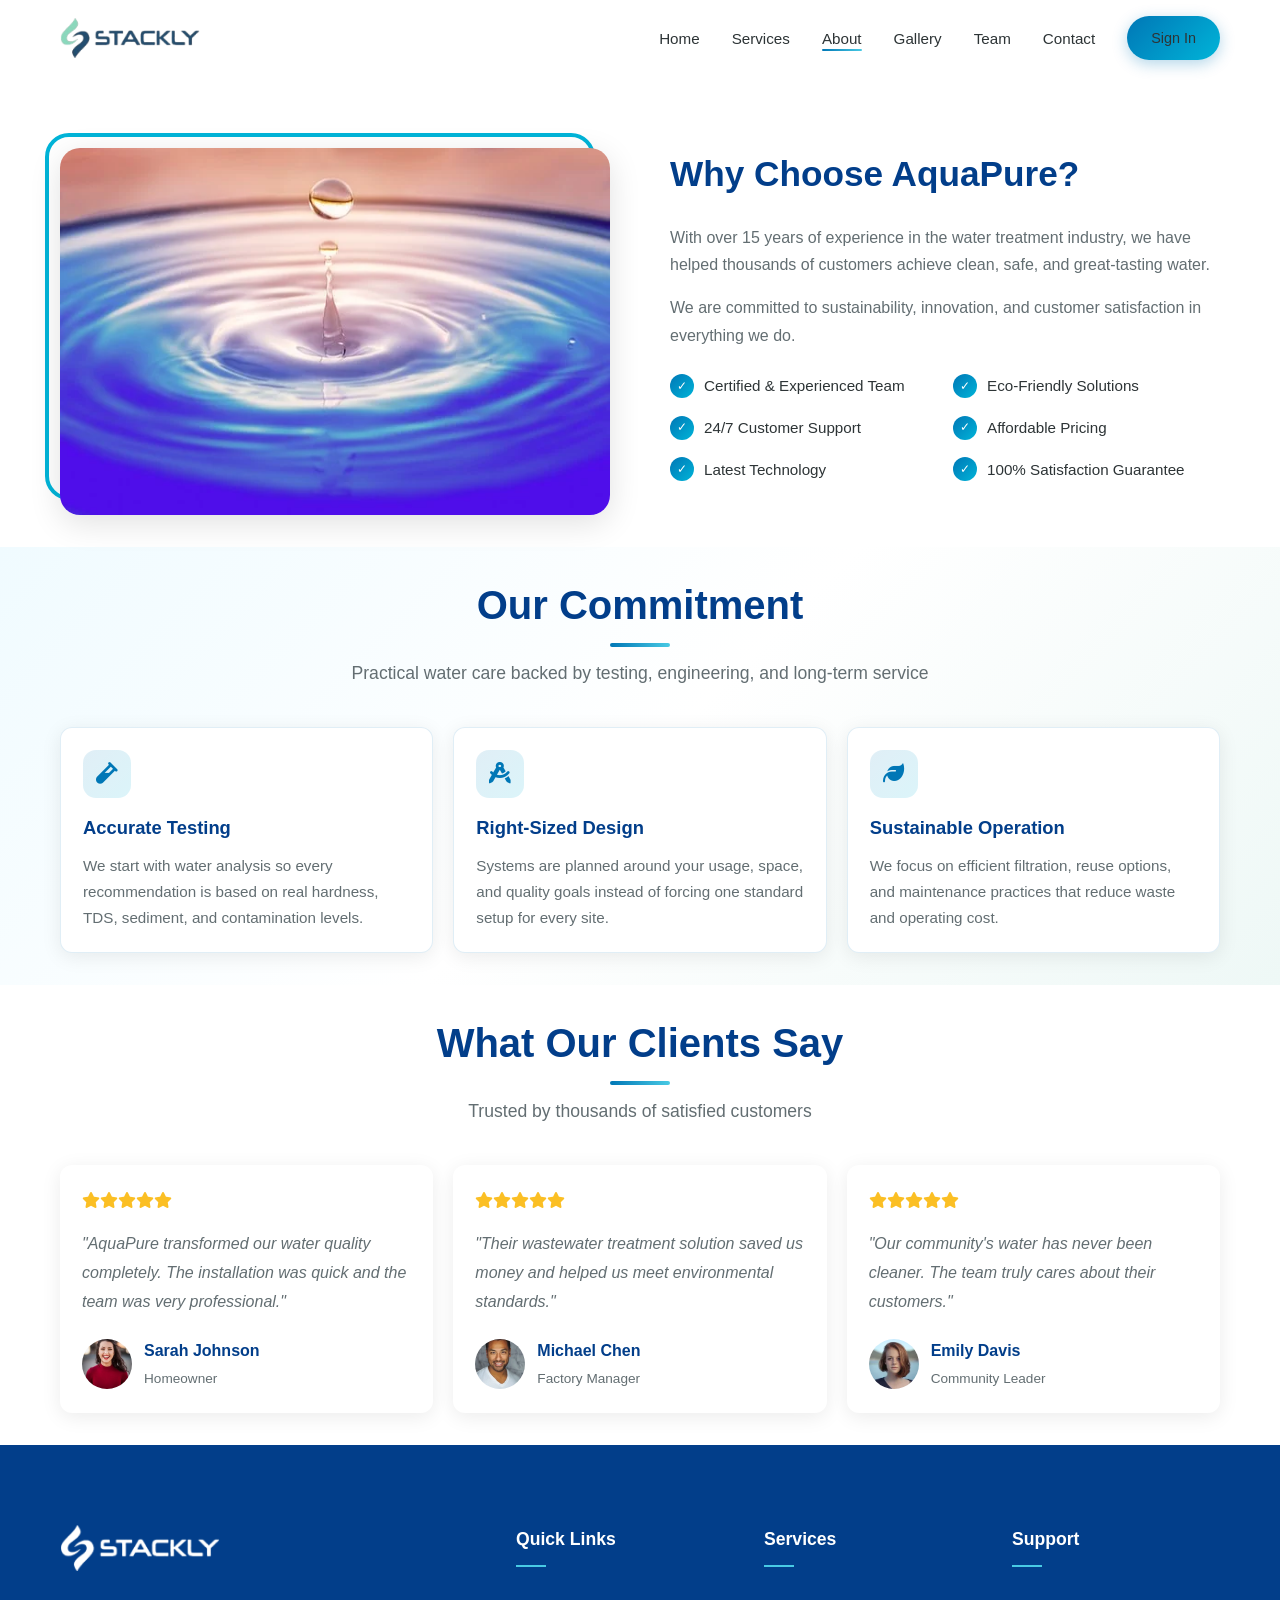
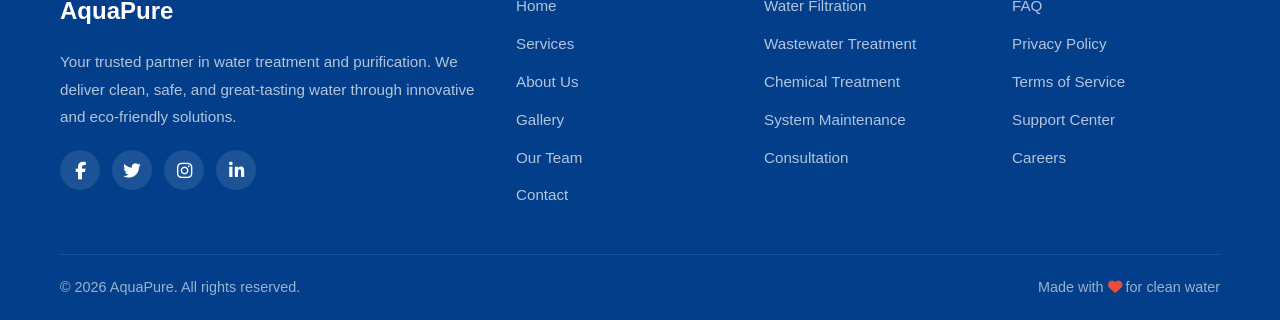
<file: about.html>
<!DOCTYPE html>
<html lang="en">
<head>
  <meta charset="UTF-8">
  <meta name="viewport" content="width=device-width, initial-scale=1.0">
  <title>About - AquaPure</title>
  <link rel="stylesheet" href="css/style.css">
  <link rel="stylesheet" href="https://cdnjs.cloudflare.com/ajax/libs/font-awesome/6.5.0/css/all.min.css">
</head>
<body>
  <nav class="navbar scrolled" id="navbar">
    <div class="container">
      <a href="index.html" class="nav-logo">
        <img src="images/Stackly_logo.png" alt="Stackly Logo" loading="lazy">
      </a>
      <ul class="nav-links">
        <li><a href="index.html">Home</a></li>
        <li><a href="services.html">Services</a></li>
        <li><a href="about.html" class="active">About</a></li>
        <li><a href="gallery.html">Gallery</a></li>
        <li><a href="team.html">Team</a></li>
        <li><a href="contact.html">Contact</a></li>
        <li><a href="signin.html" class="btn btn-primary">Sign In</a></li>
      </ul>
      <button class="hamburger" aria-label="Toggle navigation">
        <span></span>
        <span></span>
        <span></span>
      </button>
    </div>
  </nav>
  <div class="nav-overlay"></div>

  <main class="page-content">
    <section class="about" id="about">
      <div class="container">
        <div class="about-image">
          <img src="images/about.webp" alt="About AquaPure" loading="lazy">
        </div>
        <div class="about-content">
          <h2>Why Choose AquaPure?</h2>
          <p>With over 15 years of experience in the water treatment industry, we have helped thousands of customers achieve clean, safe, and great-tasting water.</p>
          <p>We are committed to sustainability, innovation, and customer satisfaction in everything we do.</p>
          <ul class="about-features">
            <li>Certified &amp; Experienced Team</li>
            <li>Eco-Friendly Solutions</li>
            <li>24/7 Customer Support</li>
            <li>Affordable Pricing</li>
            <li>Latest Technology</li>
            <li>100% Satisfaction Guarantee</li>
          </ul>
        </div>
      </div>
    </section>

    <section class="content-section">
      <div class="container">
        <div class="section-header fade-up">
          <h2>Our Commitment</h2>
          <p>Practical water care backed by testing, engineering, and long-term service</p>
        </div>
        <div class="content-grid">
          <div class="content-card fade-up">
            <i class="fas fa-vial"></i>
            <h3>Accurate Testing</h3>
            <p>We start with water analysis so every recommendation is based on real hardness, TDS, sediment, and contamination levels.</p>
          </div>
          <div class="content-card fade-up">
            <i class="fas fa-drafting-compass"></i>
            <h3>Right-Sized Design</h3>
            <p>Systems are planned around your usage, space, and quality goals instead of forcing one standard setup for every site.</p>
          </div>
          <div class="content-card fade-up">
            <i class="fas fa-leaf"></i>
            <h3>Sustainable Operation</h3>
            <p>We focus on efficient filtration, reuse options, and maintenance practices that reduce waste and operating cost.</p>
          </div>
        </div>
      </div>
    </section>

    <section class="testimonials" id="testimonials">
      <div class="container">
        <div class="section-header fade-up">
          <h2>What Our Clients Say</h2>
          <p>Trusted by thousands of satisfied customers</p>
        </div>
        <div class="testimonials-grid">
          <div class="testimonial-card">
            <div class="stars">
              <i class="fas fa-star"></i><i class="fas fa-star"></i><i class="fas fa-star"></i><i class="fas fa-star"></i><i class="fas fa-star"></i>
            </div>
            <p>"AquaPure transformed our water quality completely. The installation was quick and the team was very professional."</p>
            <div class="testimonial-author">
              <img src="images/testimonial-1.webp" alt="Sarah Johnson" loading="lazy">
              <div>
                <h4>Sarah Johnson</h4>
                <span>Homeowner</span>
              </div>
            </div>
          </div>
          <div class="testimonial-card">
            <div class="stars">
              <i class="fas fa-star"></i><i class="fas fa-star"></i><i class="fas fa-star"></i><i class="fas fa-star"></i><i class="fas fa-star"></i>
            </div>
            <p>"Their wastewater treatment solution saved us money and helped us meet environmental standards."</p>
            <div class="testimonial-author">
              <img src="images/testimonial-2.webp" alt="Michael Chen" loading="lazy">
              <div>
                <h4>Michael Chen</h4>
                <span>Factory Manager</span>
              </div>
            </div>
          </div>
          <div class="testimonial-card">
            <div class="stars">
              <i class="fas fa-star"></i><i class="fas fa-star"></i><i class="fas fa-star"></i><i class="fas fa-star"></i><i class="fas fa-star"></i>
            </div>
            <p>"Our community's water has never been cleaner. The team truly cares about their customers."</p>
            <div class="testimonial-author">
              <img src="images/testimonial-3.webp" alt="Emily Davis" loading="lazy">
              <div>
                <h4>Emily Davis</h4>
                <span>Community Leader</span>
              </div>
            </div>
          </div>
        </div>
      </div>
    </section>
  </main>

  <footer class="footer">
    <div class="container">
      <div class="footer-grid">
        <div class="footer-about">
          <a href="index.html" class="footer-logo" aria-label="Stackly Home">
            <img src="images/Stackly_logo.png" alt="Stackly Logo" loading="lazy">
          </a>
          <h3>AquaPure</h3>
          <p>Your trusted partner in water treatment and purification. We deliver clean, safe, and great-tasting water through innovative and eco-friendly solutions.</p>
          <div class="footer-social">
            <a href="404.html" aria-label="Facebook"><i class="fab fa-facebook-f"></i></a>
            <a href="404.html" aria-label="Twitter"><i class="fab fa-twitter"></i></a>
            <a href="404.html" aria-label="Instagram"><i class="fab fa-instagram"></i></a>
            <a href="404.html" aria-label="LinkedIn"><i class="fab fa-linkedin-in"></i></a>
          </div>
        </div>
        <div>
          <h4>Quick Links</h4>
          <div class="footer-links">
            <a href="index.html">Home</a>
            <a href="services.html">Services</a>
            <a href="about.html">About Us</a>
            <a href="gallery.html">Gallery</a>
            <a href="team.html">Our Team</a>
            <a href="contact.html">Contact</a>
          </div>
        </div>
        <div>
          <h4>Services</h4>
          <div class="footer-links">
            <a href="404.html">Water Filtration</a>
            <a href="404.html">Wastewater Treatment</a>
            <a href="404.html">Chemical Treatment</a>
            <a href="404.html">System Maintenance</a>
            <a href="404.html">Consultation</a>
          </div>
        </div>
        <div>
          <h4>Support</h4>
          <div class="footer-links">
            <a href="index.html#faq">FAQ</a>
            <a href="404.html">Privacy Policy</a>
            <a href="404.html">Terms of Service</a>
            <a href="404.html">Support Center</a>
            <a href="404.html">Careers</a>
          </div>
        </div>
      </div>
      <div class="footer-bottom">
        <p>&copy; 2026 AquaPure. All rights reserved.</p>
        <p>Made with <i class="fas fa-heart" style="color: #e74c3c;"></i> for clean water</p>
      </div>
    </div>
  </footer>

  <script src="js/script.js"></script>
</body>
</html>
</file>
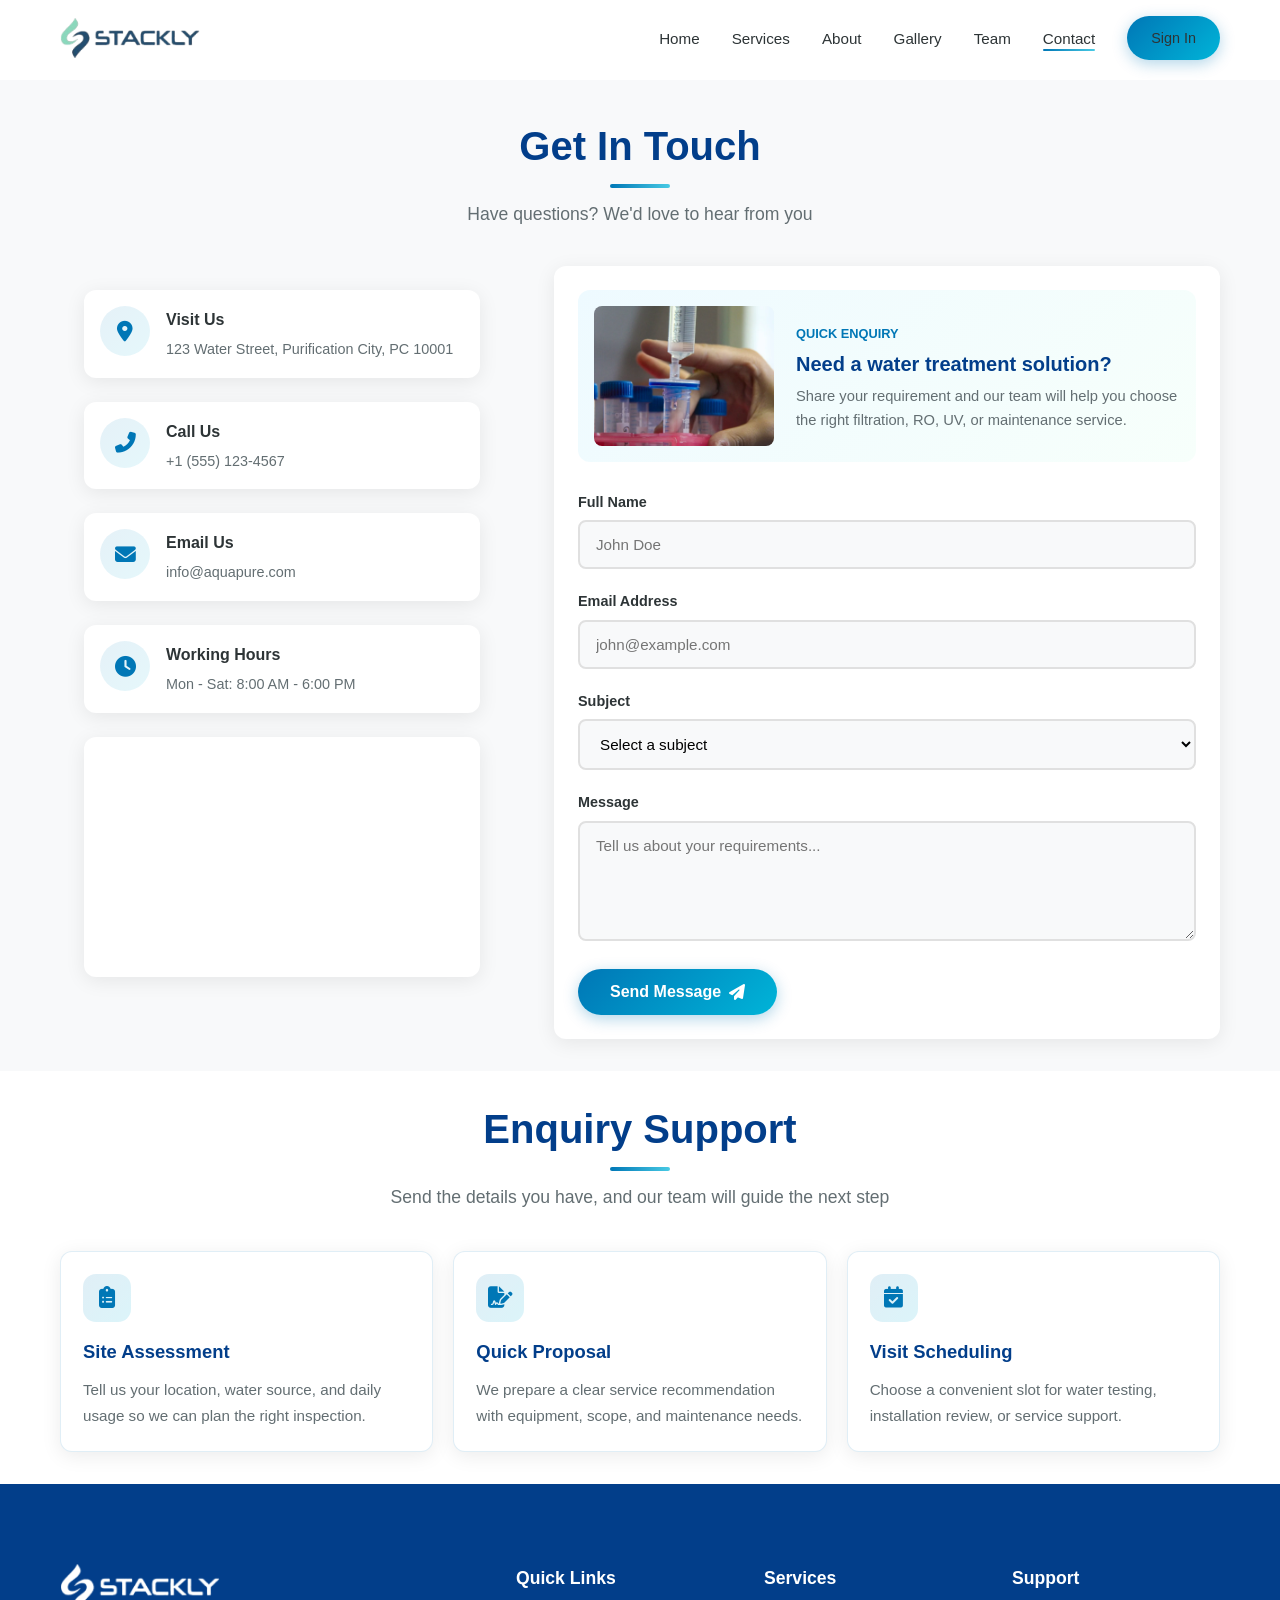
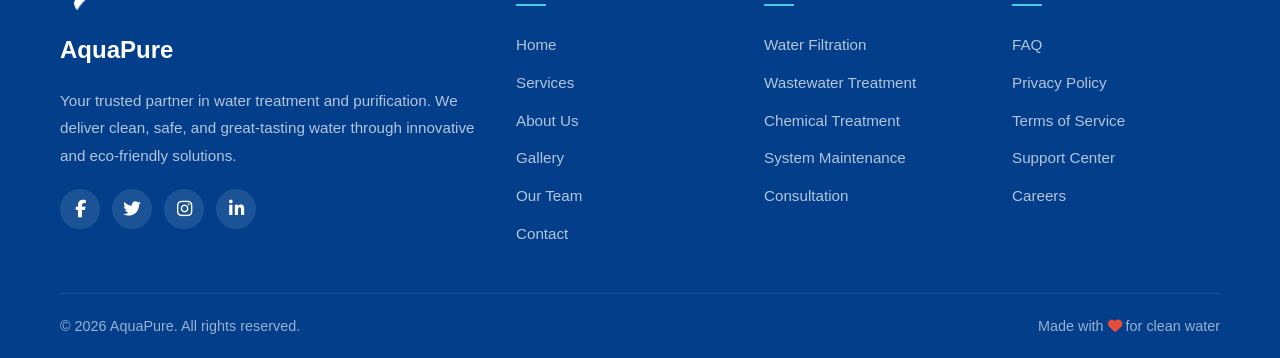
<file: contact.html>
<!DOCTYPE html>
<html lang="en">
<head>
  <meta charset="UTF-8">
  <meta name="viewport" content="width=device-width, initial-scale=1.0">
  <title>Contact - AquaPure</title>
  <link rel="stylesheet" href="css/style.css">
  <link rel="stylesheet" href="https://cdnjs.cloudflare.com/ajax/libs/font-awesome/6.5.0/css/all.min.css">
</head>
<body>
  <nav class="navbar scrolled" id="navbar">
    <div class="container">
      <a href="index.html" class="nav-logo">
        <img src="images/Stackly_logo.png" alt="Stackly Logo" loading="lazy">
      </a>
      <ul class="nav-links">
        <li><a href="index.html">Home</a></li>
        <li><a href="services.html">Services</a></li>
        <li><a href="about.html">About</a></li>
        <li><a href="gallery.html">Gallery</a></li>
        <li><a href="team.html">Team</a></li>
        <li><a href="contact.html" class="active">Contact</a></li>
        <li><a href="signin.html" class="btn btn-primary">Sign In</a></li>
      </ul>
      <button class="hamburger" aria-label="Toggle navigation">
        <span></span>
        <span></span>
        <span></span>
      </button>
    </div>
  </nav>
  <div class="nav-overlay"></div>

  <main class="page-content">
    <section class="contact" id="contact">
      <div class="container">
        <div class="section-header fade-up">
          <h2>Get In Touch</h2>
          <p>Have questions? We'd love to hear from you</p>
        </div>
        <div class="contact-wrapper">
          <div class="contact-info">
            <div class="contact-info-item">
              <div class="contact-info-icon">
                <i class="fas fa-map-marker-alt" style="font-size: 1.3rem;"></i>
              </div>
              <div>
                <h4>Visit Us</h4>
                <p>123 Water Street, Purification City, PC 10001</p>
              </div>
            </div>
            <div class="contact-info-item">
              <div class="contact-info-icon">
                <i class="fas fa-phone-alt" style="font-size: 1.3rem;"></i>
              </div>
              <div>
                <h4>Call Us</h4>
                <p>+1 (555) 123-4567</p>
              </div>
            </div>
            <div class="contact-info-item">
              <div class="contact-info-icon">
                <i class="fas fa-envelope" style="font-size: 1.3rem;"></i>
              </div>
              <div>
                <h4>Email Us</h4>
                <p>info@aquapure.com</p>
              </div>
            </div>
            <div class="contact-info-item">
              <div class="contact-info-icon">
                <i class="fas fa-clock" style="font-size: 1.3rem;"></i>
              </div>
              <div>
                <h4>Working Hours</h4>
                <p>Mon - Sat: 8:00 AM - 6:00 PM</p>
              </div>
            </div>
            <div class="contact-map">
              <iframe
                title="AquaPure location map"
                src="https://www.google.com/maps?q=123%20Water%20Street%2C%20Purification%20City%2C%20PC%2010001&output=embed"
                loading="lazy"
                referrerpolicy="no-referrer-when-downgrade">
              </iframe>
            </div>
          </div>
          <form class="contact-form" id="contactForm">
            <div class="contact-enquiry">
              <img src="images/service-1.webp" alt="Water treatment enquiry" loading="lazy">
              <div class="contact-enquiry-content">
                <span>Quick Enquiry</span>
                <h3>Need a water treatment solution?</h3>
                <p>Share your requirement and our team will help you choose the right filtration, RO, UV, or maintenance service.</p>
              </div>
            </div>
            <div class="form-group">
              <label for="name">Full Name</label>
              <input type="text" id="name" placeholder="John Doe" required>
            </div>
            <div class="form-group">
              <label for="email">Email Address</label>
              <input type="email" id="email" placeholder="john@example.com" required>
            </div>
            <div class="form-group">
              <label for="subject">Subject</label>
              <select id="subject">
                <option value="">Select a subject</option>
                <option value="general">General Inquiry</option>
                <option value="service">Service Request</option>
                <option value="support">Support</option>
                <option value="other">Other</option>
              </select>
            </div>
            <div class="form-group">
              <label for="message">Message</label>
              <textarea id="message" placeholder="Tell us about your requirements..." required></textarea>
            </div>
            <button type="submit" class="btn btn-primary">
              Send Message <i class="fas fa-paper-plane"></i>
            </button>
          </form>
        </div>
      </div>
    </section>

    <section class="content-section content-section-white">
      <div class="container">
        <div class="section-header fade-up">
          <h2>Enquiry Support</h2>
          <p>Send the details you have, and our team will guide the next step</p>
        </div>
        <div class="content-grid">
          <div class="content-card fade-up">
            <i class="fas fa-clipboard-list"></i>
            <h3>Site Assessment</h3>
            <p>Tell us your location, water source, and daily usage so we can plan the right inspection.</p>
          </div>
          <div class="content-card fade-up">
            <i class="fas fa-file-signature"></i>
            <h3>Quick Proposal</h3>
            <p>We prepare a clear service recommendation with equipment, scope, and maintenance needs.</p>
          </div>
          <div class="content-card fade-up">
            <i class="fas fa-calendar-check"></i>
            <h3>Visit Scheduling</h3>
            <p>Choose a convenient slot for water testing, installation review, or service support.</p>
          </div>
        </div>
      </div>
    </section>
  </main>

  <footer class="footer">
    <div class="container">
      <div class="footer-grid">
        <div class="footer-about">
          <a href="index.html" class="footer-logo" aria-label="Stackly Home"><img src="images/Stackly_logo.png" alt="Stackly Logo" loading="lazy"></a>
          <h3>AquaPure</h3><p>Your trusted partner in water treatment and purification. We deliver clean, safe, and great-tasting water through innovative and eco-friendly solutions.</p>
          <div class="footer-social"><a href="404.html" aria-label="Facebook"><i class="fab fa-facebook-f"></i></a><a href="404.html" aria-label="Twitter"><i class="fab fa-twitter"></i></a><a href="404.html" aria-label="Instagram"><i class="fab fa-instagram"></i></a><a href="404.html" aria-label="LinkedIn"><i class="fab fa-linkedin-in"></i></a></div>
        </div>
        <div><h4>Quick Links</h4><div class="footer-links"><a href="index.html">Home</a><a href="services.html">Services</a><a href="about.html">About Us</a><a href="gallery.html">Gallery</a><a href="team.html">Our Team</a><a href="contact.html">Contact</a></div></div>
        <div><h4>Services</h4><div class="footer-links"><a href="404.html">Water Filtration</a><a href="404.html">Wastewater Treatment</a><a href="404.html">Chemical Treatment</a><a href="404.html">System Maintenance</a><a href="404.html">Consultation</a></div></div>
        <div><h4>Support</h4><div class="footer-links"><a href="index.html#faq">FAQ</a><a href="404.html">Privacy Policy</a><a href="404.html">Terms of Service</a><a href="404.html">Support Center</a><a href="404.html">Careers</a></div></div>
      </div>
      <div class="footer-bottom"><p>&copy; 2026 AquaPure. All rights reserved.</p><p>Made with <i class="fas fa-heart" style="color: #e74c3c;"></i> for clean water</p></div>
    </div>
  </footer>

  <script src="js/script.js"></script>
</body>
</html>
</file>
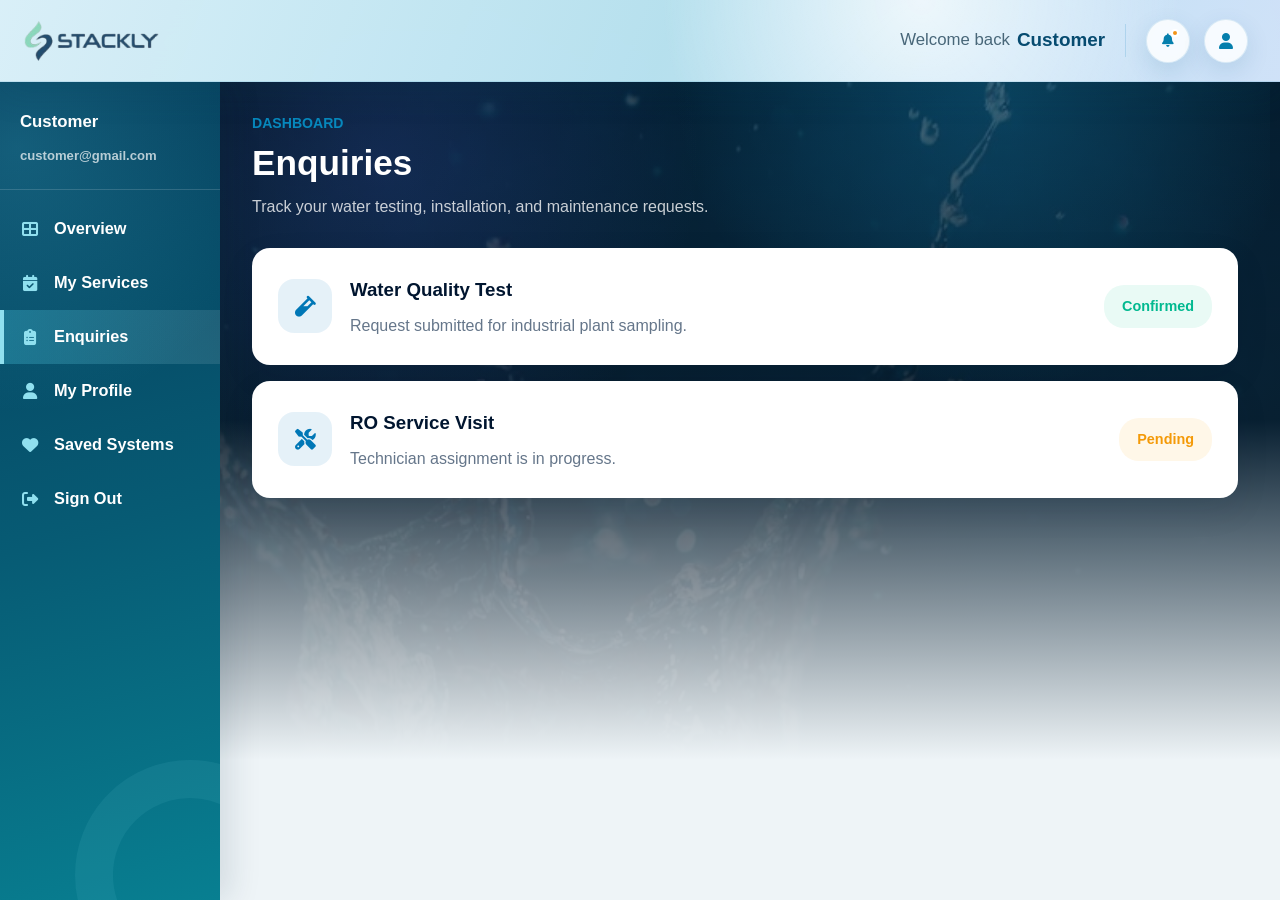
<file: dashboard-enquiries.html>
<!DOCTYPE html>
<html lang="en">
<head>
  <meta charset="UTF-8">
  <meta name="viewport" content="width=device-width, initial-scale=1.0">
  <title>Enquiries - Stackly</title>
  <link rel="stylesheet" href="css/style.css">
  <link rel="stylesheet" href="https://cdnjs.cloudflare.com/ajax/libs/font-awesome/6.5.0/css/all.min.css">
</head>
<body class="dashboard-body">
  <header class="dashboard-topbar">
    <a href="index.html" class="dashboard-logo">
      <img src="images/Stackly_logo.png" alt="Stackly Logo" loading="lazy">
    </a>
    <div class="dashboard-header-welcome">
      <span>Welcome back</span>
      <strong data-dashboard-name>Customer</strong>
    </div>
    <div class="dashboard-actions">
      <button type="button" class="dashboard-action" aria-label="Notifications">
        <i class="fas fa-bell"></i>
        <span></span>
      </button>
      <a href="dashboard-profile.html" class="dashboard-profile-icon" aria-label="Profile">
        <i class="fas fa-user"></i>
      </a>
    </div>
  </header>

  <aside class="dashboard-sidebar">
    <div class="dashboard-user">
      <strong data-dashboard-name>Customer</strong>
      <span data-dashboard-email>customer@gmail.com</span>
    </div>
    <nav class="dashboard-menu" aria-label="Dashboard navigation">
      <a href="dashboard.html"><i class="fas fa-table-cells-large"></i> Overview</a>
      <a href="dashboard-services.html"><i class="fas fa-calendar-check"></i> My Services</a>
      <a href="dashboard-enquiries.html" class="active"><i class="fas fa-clipboard-list"></i> Enquiries</a>
      <a href="dashboard-profile.html"><i class="fas fa-user"></i> My Profile</a>
      <a href="dashboard-saved.html"><i class="fas fa-heart"></i> Saved Systems</a>
      <a href="signin.html"><i class="fas fa-right-from-bracket"></i> Sign Out</a>
    </nav>
  </aside>

  <main class="dashboard-main">
    <section class="dashboard-page-head">
      <span>Dashboard</span>
      <h1>Enquiries</h1>
      <p>Track your water testing, installation, and maintenance requests.</p>
    </section>

    <section class="dashboard-list">
      <article class="dashboard-row">
        <i class="fas fa-vial"></i>
        <div>
          <h3>Water Quality Test</h3>
          <p>Request submitted for industrial plant sampling.</p>
        </div>
        <span class="status-pill confirmed">Confirmed</span>
      </article>
      <article class="dashboard-row">
        <i class="fas fa-tools"></i>
        <div>
          <h3>RO Service Visit</h3>
          <p>Technician assignment is in progress.</p>
        </div>
        <span class="status-pill pending">Pending</span>
      </article>
    </section>
  </main>

  <script src="js/script.js"></script>
</body>
</html>
</file>
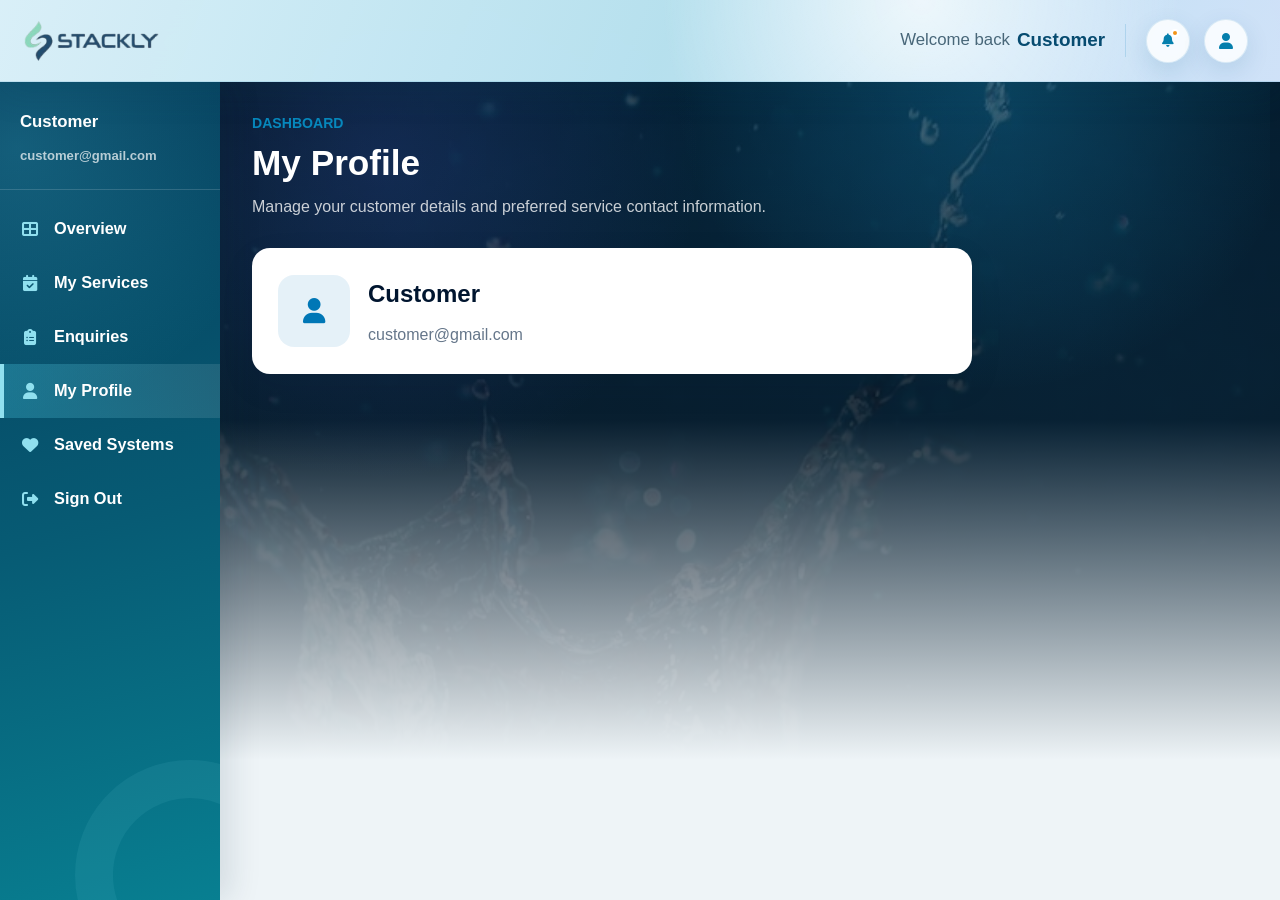
<file: dashboard-profile.html>
<!DOCTYPE html>
<html lang="en">
<head>
  <meta charset="UTF-8">
  <meta name="viewport" content="width=device-width, initial-scale=1.0">
  <title>My Profile - Stackly</title>
  <link rel="stylesheet" href="css/style.css">
  <link rel="stylesheet" href="https://cdnjs.cloudflare.com/ajax/libs/font-awesome/6.5.0/css/all.min.css">
</head>
<body class="dashboard-body">
  <header class="dashboard-topbar">
    <a href="index.html" class="dashboard-logo">
      <img src="images/Stackly_logo.png" alt="Stackly Logo" loading="lazy">
    </a>
    <div class="dashboard-header-welcome">
      <span>Welcome back</span>
      <strong data-dashboard-name>Customer</strong>
    </div>
    <div class="dashboard-actions">
      <button type="button" class="dashboard-action" aria-label="Notifications">
        <i class="fas fa-bell"></i>
        <span></span>
      </button>
      <a href="dashboard-profile.html" class="dashboard-profile-icon" aria-label="Profile">
        <i class="fas fa-user"></i>
      </a>
    </div>
  </header>

  <aside class="dashboard-sidebar">
    <div class="dashboard-user">
      <strong data-dashboard-name>Customer</strong>
      <span data-dashboard-email>customer@gmail.com</span>
    </div>
    <nav class="dashboard-menu" aria-label="Dashboard navigation">
      <a href="dashboard.html"><i class="fas fa-table-cells-large"></i> Overview</a>
      <a href="dashboard-services.html"><i class="fas fa-calendar-check"></i> My Services</a>
      <a href="dashboard-enquiries.html"><i class="fas fa-clipboard-list"></i> Enquiries</a>
      <a href="dashboard-profile.html" class="active"><i class="fas fa-user"></i> My Profile</a>
      <a href="dashboard-saved.html"><i class="fas fa-heart"></i> Saved Systems</a>
      <a href="signin.html"><i class="fas fa-right-from-bracket"></i> Sign Out</a>
    </nav>
  </aside>

  <main class="dashboard-main">
    <section class="dashboard-page-head">
      <span>Dashboard</span>
      <h1>My Profile</h1>
      <p>Manage your customer details and preferred service contact information.</p>
    </section>

    <section class="dashboard-profile-card">
      <div class="profile-avatar"><i class="fas fa-user"></i></div>
      <div>
        <h2 data-dashboard-name>Customer</h2>
        <p data-dashboard-email>customer@gmail.com</p>
      </div>
    </section>
  </main>

  <script src="js/script.js"></script>
</body>
</html>
</file>
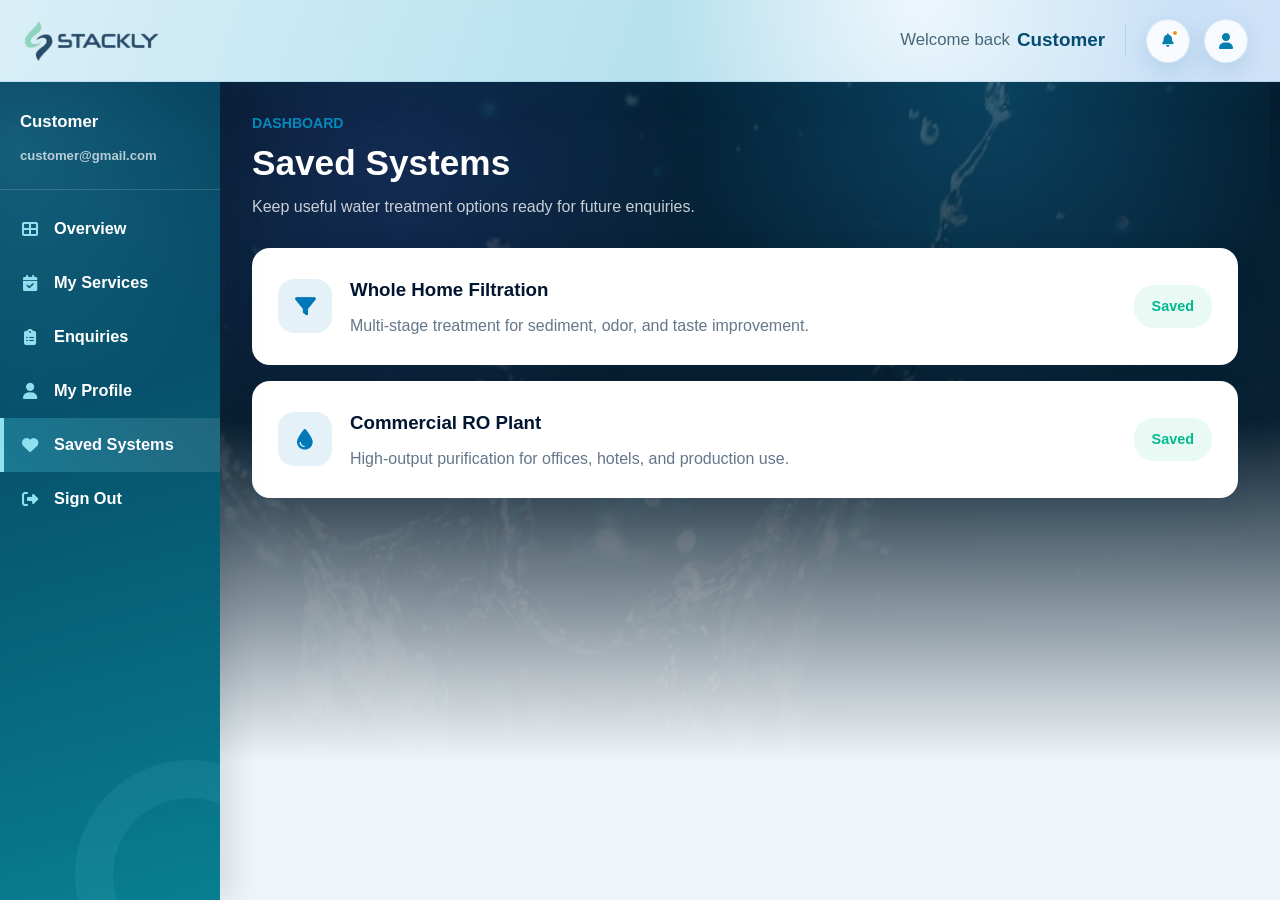
<file: dashboard-saved.html>
<!DOCTYPE html>
<html lang="en">
<head>
  <meta charset="UTF-8">
  <meta name="viewport" content="width=device-width, initial-scale=1.0">
  <title>Saved Systems - Stackly</title>
  <link rel="stylesheet" href="css/style.css">
  <link rel="stylesheet" href="https://cdnjs.cloudflare.com/ajax/libs/font-awesome/6.5.0/css/all.min.css">
</head>
<body class="dashboard-body">
  <header class="dashboard-topbar">
    <a href="index.html" class="dashboard-logo">
      <img src="images/Stackly_logo.png" alt="Stackly Logo" loading="lazy">
    </a>
    <div class="dashboard-header-welcome">
      <span>Welcome back</span>
      <strong data-dashboard-name>Customer</strong>
    </div>
    <div class="dashboard-actions">
      <button type="button" class="dashboard-action" aria-label="Notifications">
        <i class="fas fa-bell"></i>
        <span></span>
      </button>
      <a href="dashboard-profile.html" class="dashboard-profile-icon" aria-label="Profile">
        <i class="fas fa-user"></i>
      </a>
    </div>
  </header>

  <aside class="dashboard-sidebar">
    <div class="dashboard-user">
      <strong data-dashboard-name>Customer</strong>
      <span data-dashboard-email>customer@gmail.com</span>
    </div>
    <nav class="dashboard-menu" aria-label="Dashboard navigation">
      <a href="dashboard.html"><i class="fas fa-table-cells-large"></i> Overview</a>
      <a href="dashboard-services.html"><i class="fas fa-calendar-check"></i> My Services</a>
      <a href="dashboard-enquiries.html"><i class="fas fa-clipboard-list"></i> Enquiries</a>
      <a href="dashboard-profile.html"><i class="fas fa-user"></i> My Profile</a>
      <a href="dashboard-saved.html" class="active"><i class="fas fa-heart"></i> Saved Systems</a>
      <a href="signin.html"><i class="fas fa-right-from-bracket"></i> Sign Out</a>
    </nav>
  </aside>

  <main class="dashboard-main">
    <section class="dashboard-page-head">
      <span>Dashboard</span>
      <h1>Saved Systems</h1>
      <p>Keep useful water treatment options ready for future enquiries.</p>
    </section>

    <section class="dashboard-list">
      <article class="dashboard-row">
        <i class="fas fa-filter"></i>
        <div>
          <h3>Whole Home Filtration</h3>
          <p>Multi-stage treatment for sediment, odor, and taste improvement.</p>
        </div>
        <span class="status-pill confirmed">Saved</span>
      </article>
      <article class="dashboard-row">
        <i class="fas fa-droplet"></i>
        <div>
          <h3>Commercial RO Plant</h3>
          <p>High-output purification for offices, hotels, and production use.</p>
        </div>
        <span class="status-pill confirmed">Saved</span>
      </article>
    </section>
  </main>

  <script src="js/script.js"></script>
</body>
</html>
</file>
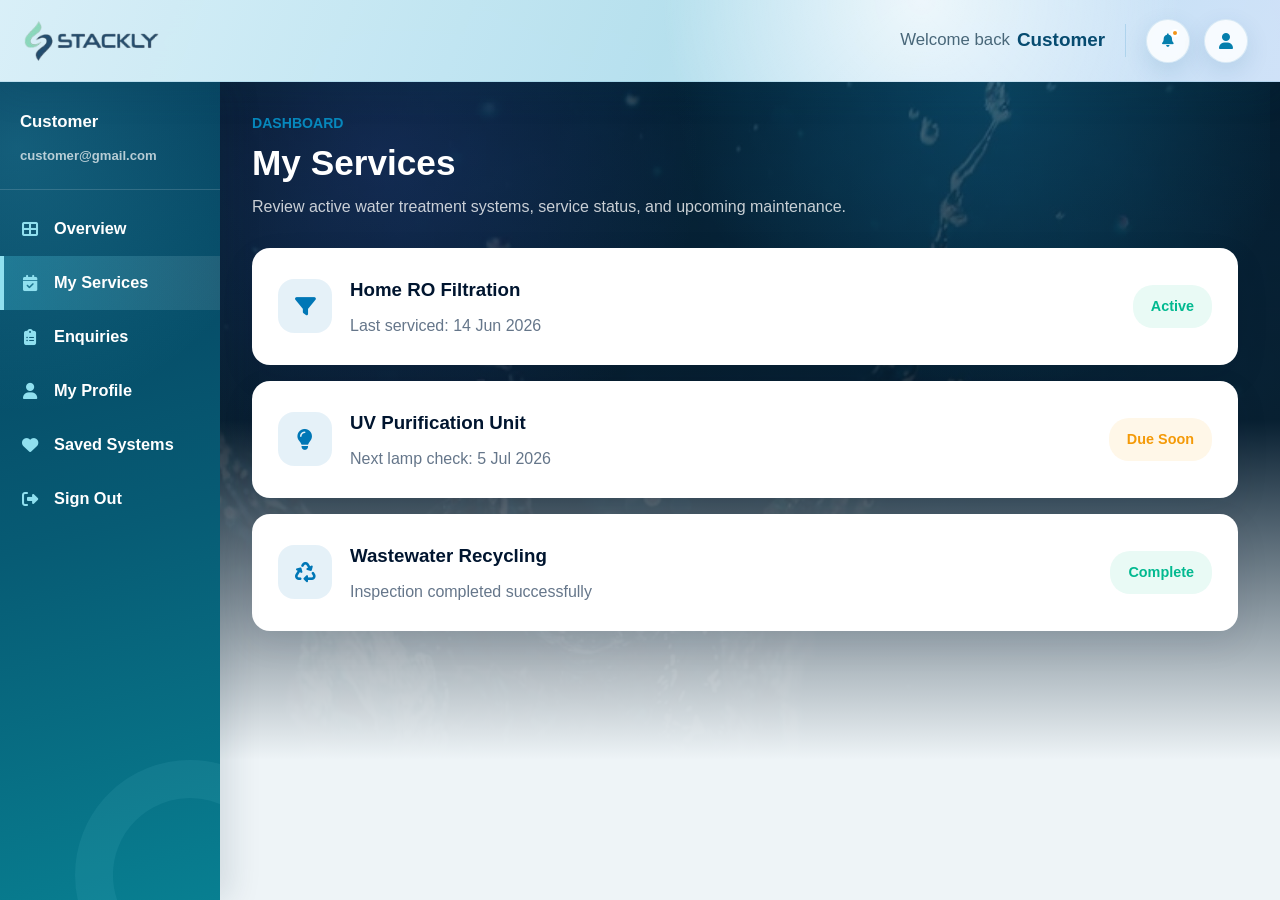
<file: dashboard-services.html>
<!DOCTYPE html>
<html lang="en">
<head>
  <meta charset="UTF-8">
  <meta name="viewport" content="width=device-width, initial-scale=1.0">
  <title>My Services - Stackly</title>
  <link rel="stylesheet" href="css/style.css">
  <link rel="stylesheet" href="https://cdnjs.cloudflare.com/ajax/libs/font-awesome/6.5.0/css/all.min.css">
</head>
<body class="dashboard-body">
  <header class="dashboard-topbar">
    <a href="index.html" class="dashboard-logo">
      <img src="images/Stackly_logo.png" alt="Stackly Logo" loading="lazy">
    </a>
    <div class="dashboard-header-welcome">
      <span>Welcome back</span>
      <strong data-dashboard-name>Customer</strong>
    </div>
    <div class="dashboard-actions">
      <button type="button" class="dashboard-action" aria-label="Notifications">
        <i class="fas fa-bell"></i>
        <span></span>
      </button>
      <a href="dashboard-profile.html" class="dashboard-profile-icon" aria-label="Profile">
        <i class="fas fa-user"></i>
      </a>
    </div>
  </header>

  <aside class="dashboard-sidebar">
    <div class="dashboard-user">
      <strong data-dashboard-name>Customer</strong>
      <span data-dashboard-email>customer@gmail.com</span>
    </div>
    <nav class="dashboard-menu" aria-label="Dashboard navigation">
      <a href="dashboard.html"><i class="fas fa-table-cells-large"></i> Overview</a>
      <a href="dashboard-services.html" class="active"><i class="fas fa-calendar-check"></i> My Services</a>
      <a href="dashboard-enquiries.html"><i class="fas fa-clipboard-list"></i> Enquiries</a>
      <a href="dashboard-profile.html"><i class="fas fa-user"></i> My Profile</a>
      <a href="dashboard-saved.html"><i class="fas fa-heart"></i> Saved Systems</a>
      <a href="signin.html"><i class="fas fa-right-from-bracket"></i> Sign Out</a>
    </nav>
  </aside>

  <main class="dashboard-main">
    <section class="dashboard-page-head">
      <span>Dashboard</span>
      <h1>My Services</h1>
      <p>Review active water treatment systems, service status, and upcoming maintenance.</p>
    </section>

    <section class="dashboard-list">
      <article class="dashboard-row">
        <i class="fas fa-filter"></i>
        <div>
          <h3>Home RO Filtration</h3>
          <p>Last serviced: 14 Jun 2026</p>
        </div>
        <span class="status-pill confirmed">Active</span>
      </article>
      <article class="dashboard-row">
        <i class="fas fa-lightbulb"></i>
        <div>
          <h3>UV Purification Unit</h3>
          <p>Next lamp check: 5 Jul 2026</p>
        </div>
        <span class="status-pill pending">Due Soon</span>
      </article>
      <article class="dashboard-row">
        <i class="fas fa-recycle"></i>
        <div>
          <h3>Wastewater Recycling</h3>
          <p>Inspection completed successfully</p>
        </div>
        <span class="status-pill confirmed">Complete</span>
      </article>
    </section>
  </main>

  <script src="js/script.js"></script>
</body>
</html>
</file>
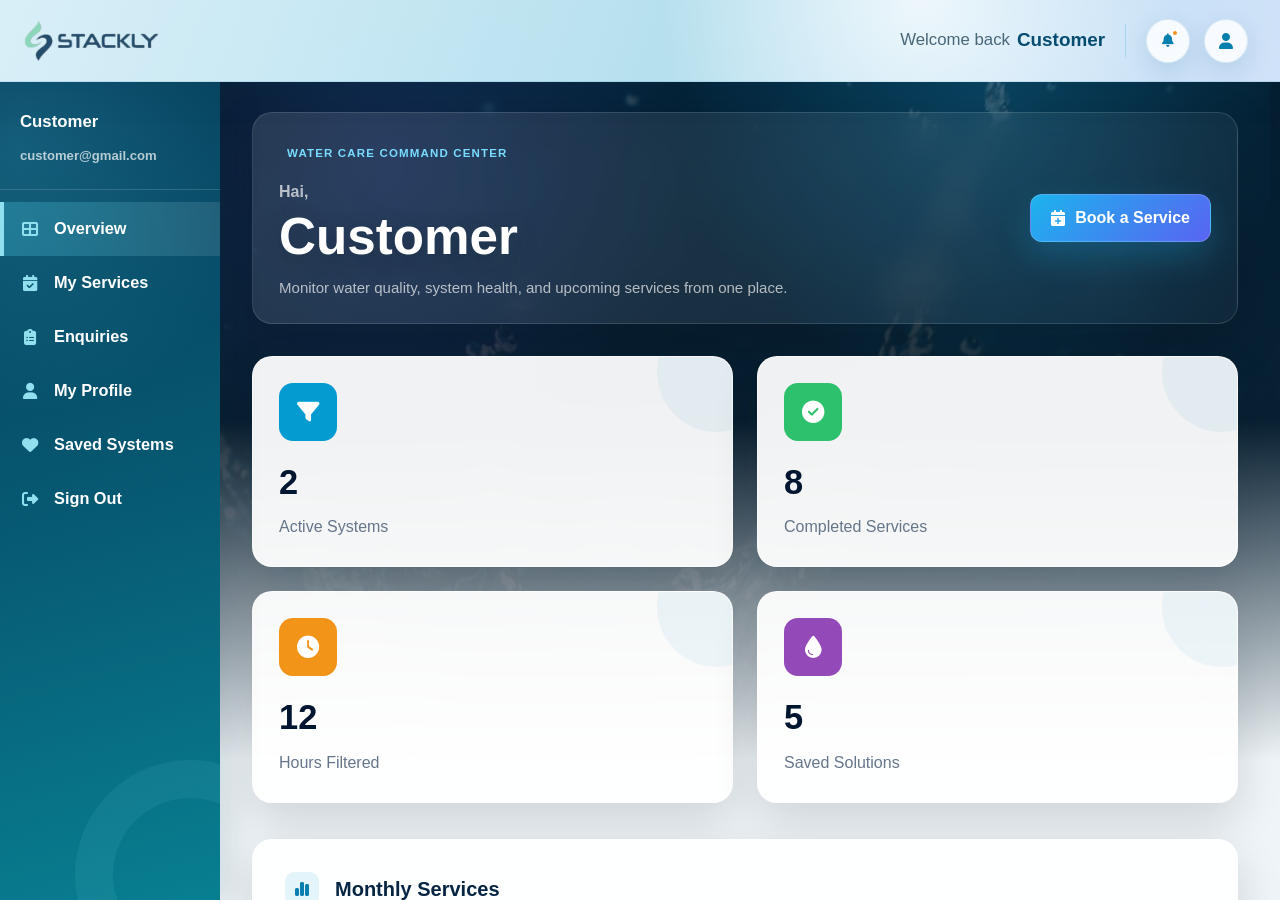
<file: dashboard.html>
<!DOCTYPE html>
<html lang="en">
<head>
  <meta charset="UTF-8">
  <meta name="viewport" content="width=device-width, initial-scale=1.0">
  <title>Dashboard - Stackly</title>
  <link rel="stylesheet" href="css/style.css">
  <link rel="stylesheet" href="https://cdnjs.cloudflare.com/ajax/libs/font-awesome/6.5.0/css/all.min.css">
</head>
<body class="dashboard-body">
  <header class="dashboard-topbar">
    <a href="index.html" class="dashboard-logo">
      <img src="images/Stackly_logo.png" alt="Stackly Logo" loading="lazy">
    </a>
    <div class="dashboard-header-welcome">
      <span>Welcome back</span>
      <strong data-dashboard-name>Customer</strong>
    </div>
    <div class="dashboard-actions">
      <button type="button" class="dashboard-action" aria-label="Notifications">
        <i class="fas fa-bell"></i>
        <span></span>
      </button>
      <a href="dashboard-profile.html" class="dashboard-profile-icon" aria-label="Profile">
        <i class="fas fa-user"></i>
      </a>
    </div>
  </header>

  <aside class="dashboard-sidebar">
    <div class="dashboard-user">
      <strong data-dashboard-name>Customer</strong>
      <span data-dashboard-email>customer@gmail.com</span>
    </div>
    <nav class="dashboard-menu" aria-label="Dashboard navigation">
      <a href="dashboard.html" class="active"><i class="fas fa-table-cells-large"></i> Overview</a>
      <a href="dashboard-services.html"><i class="fas fa-calendar-check"></i> My Services</a>
      <a href="dashboard-enquiries.html"><i class="fas fa-clipboard-list"></i> Enquiries</a>
      <a href="dashboard-profile.html"><i class="fas fa-user"></i> My Profile</a>
      <a href="dashboard-saved.html"><i class="fas fa-heart"></i> Saved Systems</a>
      <a href="signin.html"><i class="fas fa-right-from-bracket"></i> Sign Out</a>
    </nav>
  </aside>

  <main class="dashboard-main">
    <section class="dashboard-welcome">
      <div>
        <span class="dashboard-eyebrow"><i class="fas fa-sparkles"></i> Water care command center</span>
        <span>Hai,</span>
        <h1 data-dashboard-name>Customer</h1>
        <p>Monitor water quality, system health, and upcoming services from one place.</p>
      </div>
      <a href="dashboard-services.html" class="dashboard-primary-action">
        <i class="fas fa-calendar-plus"></i>
        Book a Service
      </a>
    </section>

    <section class="dashboard-stats" aria-label="Water treatment summary">
      <article class="dashboard-stat">
        <div class="stat-icon blue"><i class="fas fa-filter"></i></div>
        <strong>2</strong>
        <span>Active Systems</span>
      </article>
      <article class="dashboard-stat">
        <div class="stat-icon green"><i class="fas fa-circle-check"></i></div>
        <strong>8</strong>
        <span>Completed Services</span>
      </article>
      <article class="dashboard-stat">
        <div class="stat-icon orange"><i class="fas fa-clock"></i></div>
        <strong>12</strong>
        <span>Hours Filtered</span>
      </article>
      <article class="dashboard-stat">
        <div class="stat-icon purple"><i class="fas fa-droplet"></i></div>
        <strong>5</strong>
        <span>Saved Solutions</span>
      </article>
    </section>

    <section class="dashboard-content-grid">
      <article class="dashboard-widget">
        <h2><i class="fas fa-chart-simple"></i> Monthly Services</h2>
        <div class="service-chart" aria-label="Monthly services chart">
          <div class="chart-month" style="--level: 58%"><span>Jan</span><div></div></div>
          <div class="chart-month" style="--level: 44%"><span>Feb</span><div></div></div>
          <div class="chart-month" style="--level: 68%"><span>Mar</span><div></div></div>
          <div class="chart-month" style="--level: 52%"><span>Apr</span><div></div></div>
          <div class="chart-month" style="--level: 78%"><span>May</span><div></div></div>
          <div class="chart-month" style="--level: 88%"><span>Jun</span><div></div></div>
        </div>
      </article>

      <article class="dashboard-widget">
        <h2><i class="fas fa-clock"></i> Upcoming Maintenance</h2>
        <div class="maintenance-list">
          <div class="maintenance-item">
            <div class="maintenance-date"><strong>28</strong><span>Jun</span></div>
            <div>
              <h3>RO Membrane Check</h3>
              <p>2 hrs - Home system</p>
            </div>
            <span class="status-pill confirmed">Confirmed</span>
          </div>
          <div class="maintenance-item">
            <div class="maintenance-date"><strong>5</strong><span>Jul</span></div>
            <div>
              <h3>UV Lamp Replacement</h3>
              <p>1 hr - Commercial unit</p>
            </div>
            <span class="status-pill pending">Pending</span>
          </div>
          <div class="maintenance-item">
            <div class="maintenance-date"><strong>12</strong><span>Jul</span></div>
            <div>
              <h3>Water Quality Test</h3>
              <p>3 hrs - Industrial plant</p>
            </div>
            <span class="status-pill confirmed">Confirmed</span>
          </div>
        </div>
      </article>
    </section>

    <section class="dashboard-insights-grid" aria-label="System insights">
      <article class="dashboard-widget water-quality-widget">
        <div class="widget-heading">
          <div>
            <span>Live overview</span>
            <h2><i class="fas fa-droplet"></i> Water Quality</h2>
          </div>
          <span class="status-pill confirmed">Excellent</span>
        </div>

        <div class="quality-metrics">
          <div class="quality-metric">
            <div class="metric-top">
              <span>TDS Level</span>
              <strong>72 ppm</strong>
            </div>
            <div class="metric-bar"><span style="--metric: 72%"></span></div>
            <small>Recommended: below 150 ppm</small>
          </div>
          <div class="quality-metric">
            <div class="metric-top">
              <span>pH Balance</span>
              <strong>7.2</strong>
            </div>
            <div class="metric-bar green"><span style="--metric: 82%"></span></div>
            <small>Healthy range: 6.5 – 8.5</small>
          </div>
          <div class="quality-metric">
            <div class="metric-top">
              <span>Filter Life</span>
              <strong>68%</strong>
            </div>
            <div class="metric-bar orange"><span style="--metric: 68%"></span></div>
            <small>Estimated 46 days remaining</small>
          </div>
        </div>
      </article>

      <article class="dashboard-widget">
        <div class="widget-heading">
          <div>
            <span>Current devices</span>
            <h2><i class="fas fa-heart-pulse"></i> System Health</h2>
          </div>
          <a href="dashboard-services.html" class="widget-link">View all</a>
        </div>

        <div class="system-health-list">
          <div class="system-health-item">
            <div class="health-icon online"><i class="fas fa-house"></i></div>
            <div>
              <h3>Home RO System</h3>
              <p>Kitchen unit · Last checked today</p>
            </div>
            <span class="health-state"><i class="fas fa-circle"></i> Online</span>
          </div>
          <div class="system-health-item">
            <div class="health-icon service"><i class="fas fa-building"></i></div>
            <div>
              <h3>Commercial UV Unit</h3>
              <p>Main office · Service due soon</p>
            </div>
            <span class="health-state warning"><i class="fas fa-circle"></i> Attention</span>
          </div>
        </div>
      </article>

      <article class="dashboard-widget">
        <div class="widget-heading">
          <div>
            <span>Shortcuts</span>
            <h2><i class="fas fa-bolt"></i> Quick Actions</h2>
          </div>
        </div>

        <div class="quick-actions">
          <a href="dashboard-services.html">
            <i class="fas fa-calendar-plus"></i>
            <span>Book a Service</span>
          </a>
          <a href="dashboard-enquiries.html">
            <i class="fas fa-message"></i>
            <span>New Enquiry</span>
          </a>
          <a href="services.html">
            <i class="fas fa-magnifying-glass"></i>
            <span>Explore Systems</span>
          </a>
          <a href="contact.html">
            <i class="fas fa-headset"></i>
            <span>Get Support</span>
          </a>
        </div>
      </article>

      <article class="dashboard-widget">
        <div class="widget-heading">
          <div>
            <span>Latest updates</span>
            <h2><i class="fas fa-list-check"></i> Recent Activity</h2>
          </div>
        </div>

        <div class="activity-list">
          <div class="activity-item">
            <i class="fas fa-circle-check"></i>
            <div>
              <h3>Water quality test completed</h3>
              <p>Home RO System · Today, 10:30 AM</p>
            </div>
          </div>
          <div class="activity-item">
            <i class="fas fa-file-invoice"></i>
            <div>
              <h3>Service report is ready</h3>
              <p>Membrane cleaning · Yesterday</p>
            </div>
          </div>
          <div class="activity-item">
            <i class="fas fa-heart"></i>
            <div>
              <h3>New system saved</h3>
              <p>Industrial UF Plant · 3 days ago</p>
            </div>
          </div>
        </div>
      </article>
    </section>
  </main>

  <script src="js/script.js"></script>
</body>
</html>
</file>
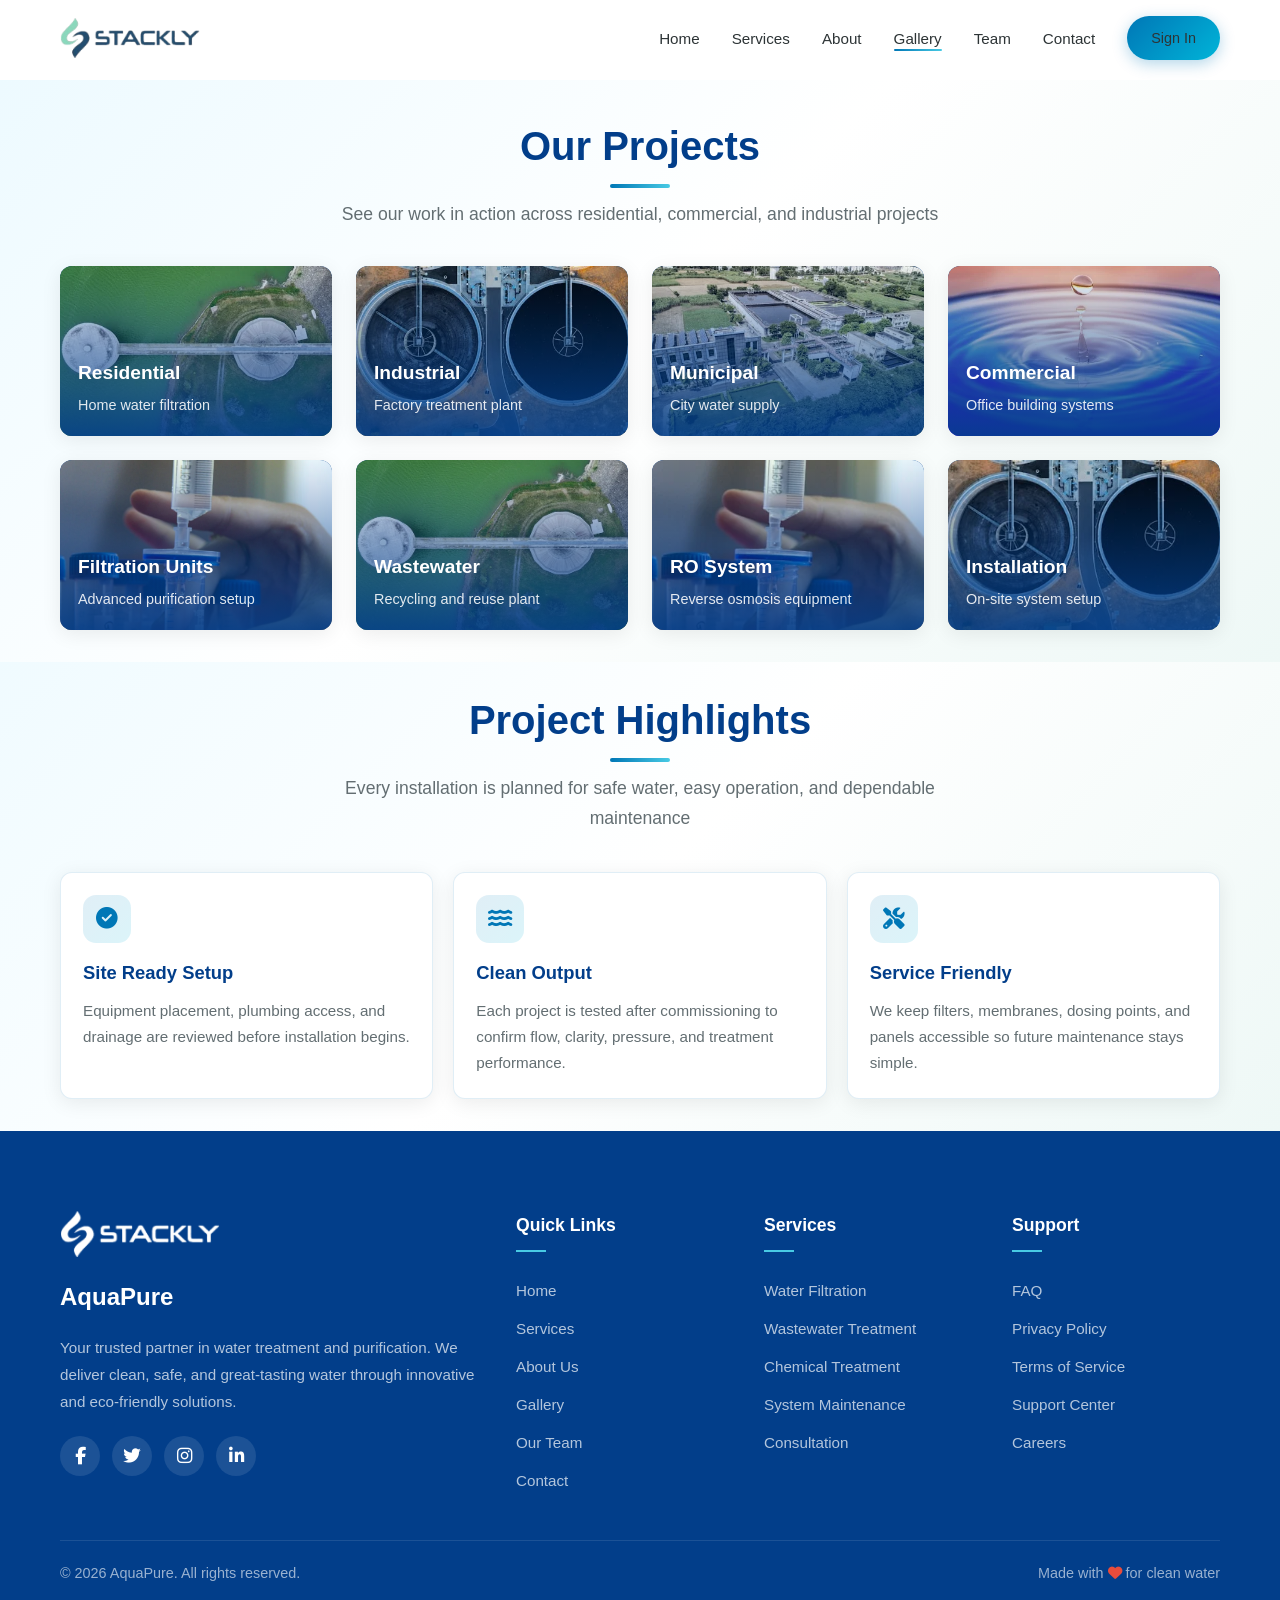
<file: gallery.html>
<!DOCTYPE html>
<html lang="en">
<head>
  <meta charset="UTF-8">
  <meta name="viewport" content="width=device-width, initial-scale=1.0">
  <title>Gallery - AquaPure</title>
  <link rel="stylesheet" href="css/style.css">
  <link rel="stylesheet" href="https://cdnjs.cloudflare.com/ajax/libs/font-awesome/6.5.0/css/all.min.css">
</head>
<body>
  <nav class="navbar scrolled" id="navbar">
    <div class="container">
      <a href="index.html" class="nav-logo">
        <img src="images/Stackly_logo.png" alt="Stackly Logo" loading="lazy">
      </a>
      <ul class="nav-links">
        <li><a href="index.html">Home</a></li>
        <li><a href="services.html">Services</a></li>
        <li><a href="about.html">About</a></li>
        <li><a href="gallery.html" class="active">Gallery</a></li>
        <li><a href="team.html">Team</a></li>
        <li><a href="contact.html">Contact</a></li>
        <li><a href="signin.html" class="btn btn-primary">Sign In</a></li>
      </ul>
      <button class="hamburger" aria-label="Toggle navigation">
        <span></span>
        <span></span>
        <span></span>
      </button>
    </div>
  </nav>
  <div class="nav-overlay"></div>

  <main class="page-content">
    <section class="gallery" id="gallery">
      <div class="container">
        <div class="section-header fade-up">
          <h2>Our Projects</h2>
          <p>See our work in action across residential, commercial, and industrial projects</p>
        </div>
        <div class="gallery-grid">
          <div class="gallery-item">
            <img src="images/gallery-1.webp" alt="Residential System" loading="lazy">
            <div class="gallery-overlay">
              <h3>Residential</h3>
              <p>Home water filtration</p>
            </div>
          </div>
          <div class="gallery-item">
            <img src="images/gallery-2.webp" alt="Industrial Plant" loading="lazy">
            <div class="gallery-overlay">
              <h3>Industrial</h3>
              <p>Factory treatment plant</p>
            </div>
          </div>
          <div class="gallery-item">
            <img src="images/gallery-3.webp" alt="Municipal Project" loading="lazy">
            <div class="gallery-overlay">
              <h3>Municipal</h3>
              <p>City water supply</p>
            </div>
          </div>
          <div class="gallery-item">
            <img src="images/gallery-4.webp" alt="Commercial Solution" loading="lazy">
            <div class="gallery-overlay">
              <h3>Commercial</h3>
              <p>Office building systems</p>
            </div>
          </div>
          <div class="gallery-item">
            <img src="images/service-1.webp" alt="Filtration Equipment" loading="lazy">
            <div class="gallery-overlay">
              <h3>Filtration Units</h3>
              <p>Advanced purification setup</p>
            </div>
          </div>
          <div class="gallery-item">
            <img src="images/service-2.webp" alt="Wastewater System" loading="lazy">
            <div class="gallery-overlay">
              <h3>Wastewater</h3>
              <p>Recycling and reuse plant</p>
            </div>
          </div>
          <div class="gallery-item">
            <img src="images/equipment-1.webp" alt="RO Treatment System" loading="lazy">
            <div class="gallery-overlay">
              <h3>RO System</h3>
              <p>Reverse osmosis equipment</p>
            </div>
          </div>
          <div class="gallery-item">
            <img src="images/process-3.webp" alt="Installation Work" loading="lazy">
            <div class="gallery-overlay">
              <h3>Installation</h3>
              <p>On-site system setup</p>
            </div>
          </div>
        </div>
      </div>
    </section>

    <section class="content-section">
      <div class="container">
        <div class="section-header fade-up">
          <h2>Project Highlights</h2>
          <p>Every installation is planned for safe water, easy operation, and dependable maintenance</p>
        </div>
        <div class="content-grid">
          <div class="content-card fade-up">
            <i class="fas fa-check-circle"></i>
            <h3>Site Ready Setup</h3>
            <p>Equipment placement, plumbing access, and drainage are reviewed before installation begins.</p>
          </div>
          <div class="content-card fade-up">
            <i class="fas fa-water"></i>
            <h3>Clean Output</h3>
            <p>Each project is tested after commissioning to confirm flow, clarity, pressure, and treatment performance.</p>
          </div>
          <div class="content-card fade-up">
            <i class="fas fa-tools"></i>
            <h3>Service Friendly</h3>
            <p>We keep filters, membranes, dosing points, and panels accessible so future maintenance stays simple.</p>
          </div>
        </div>
      </div>
    </section>
  </main>

  <footer class="footer">
    <div class="container">
      <div class="footer-grid">
        <div class="footer-about">
          <a href="index.html" class="footer-logo" aria-label="Stackly Home"><img src="images/Stackly_logo.png" alt="Stackly Logo" loading="lazy"></a>
          <h3>AquaPure</h3><p>Your trusted partner in water treatment and purification. We deliver clean, safe, and great-tasting water through innovative and eco-friendly solutions.</p>
          <div class="footer-social"><a href="404.html" aria-label="Facebook"><i class="fab fa-facebook-f"></i></a><a href="404.html" aria-label="Twitter"><i class="fab fa-twitter"></i></a><a href="404.html" aria-label="Instagram"><i class="fab fa-instagram"></i></a><a href="404.html" aria-label="LinkedIn"><i class="fab fa-linkedin-in"></i></a></div>
        </div>
        <div><h4>Quick Links</h4><div class="footer-links"><a href="index.html">Home</a><a href="services.html">Services</a><a href="about.html">About Us</a><a href="gallery.html">Gallery</a><a href="team.html">Our Team</a><a href="contact.html">Contact</a></div></div>
        <div><h4>Services</h4><div class="footer-links"><a href="404.html">Water Filtration</a><a href="404.html">Wastewater Treatment</a><a href="404.html">Chemical Treatment</a><a href="404.html">System Maintenance</a><a href="404.html">Consultation</a></div></div>
        <div><h4>Support</h4><div class="footer-links"><a href="index.html#faq">FAQ</a><a href="404.html">Privacy Policy</a><a href="404.html">Terms of Service</a><a href="404.html">Support Center</a><a href="404.html">Careers</a></div></div>
      </div>
      <div class="footer-bottom"><p>&copy; 2026 AquaPure. All rights reserved.</p><p>Made with <i class="fas fa-heart" style="color: #e74c3c;"></i> for clean water</p></div>
    </div>
  </footer>

  <script src="js/script.js"></script>
</body>
</html>
</file>
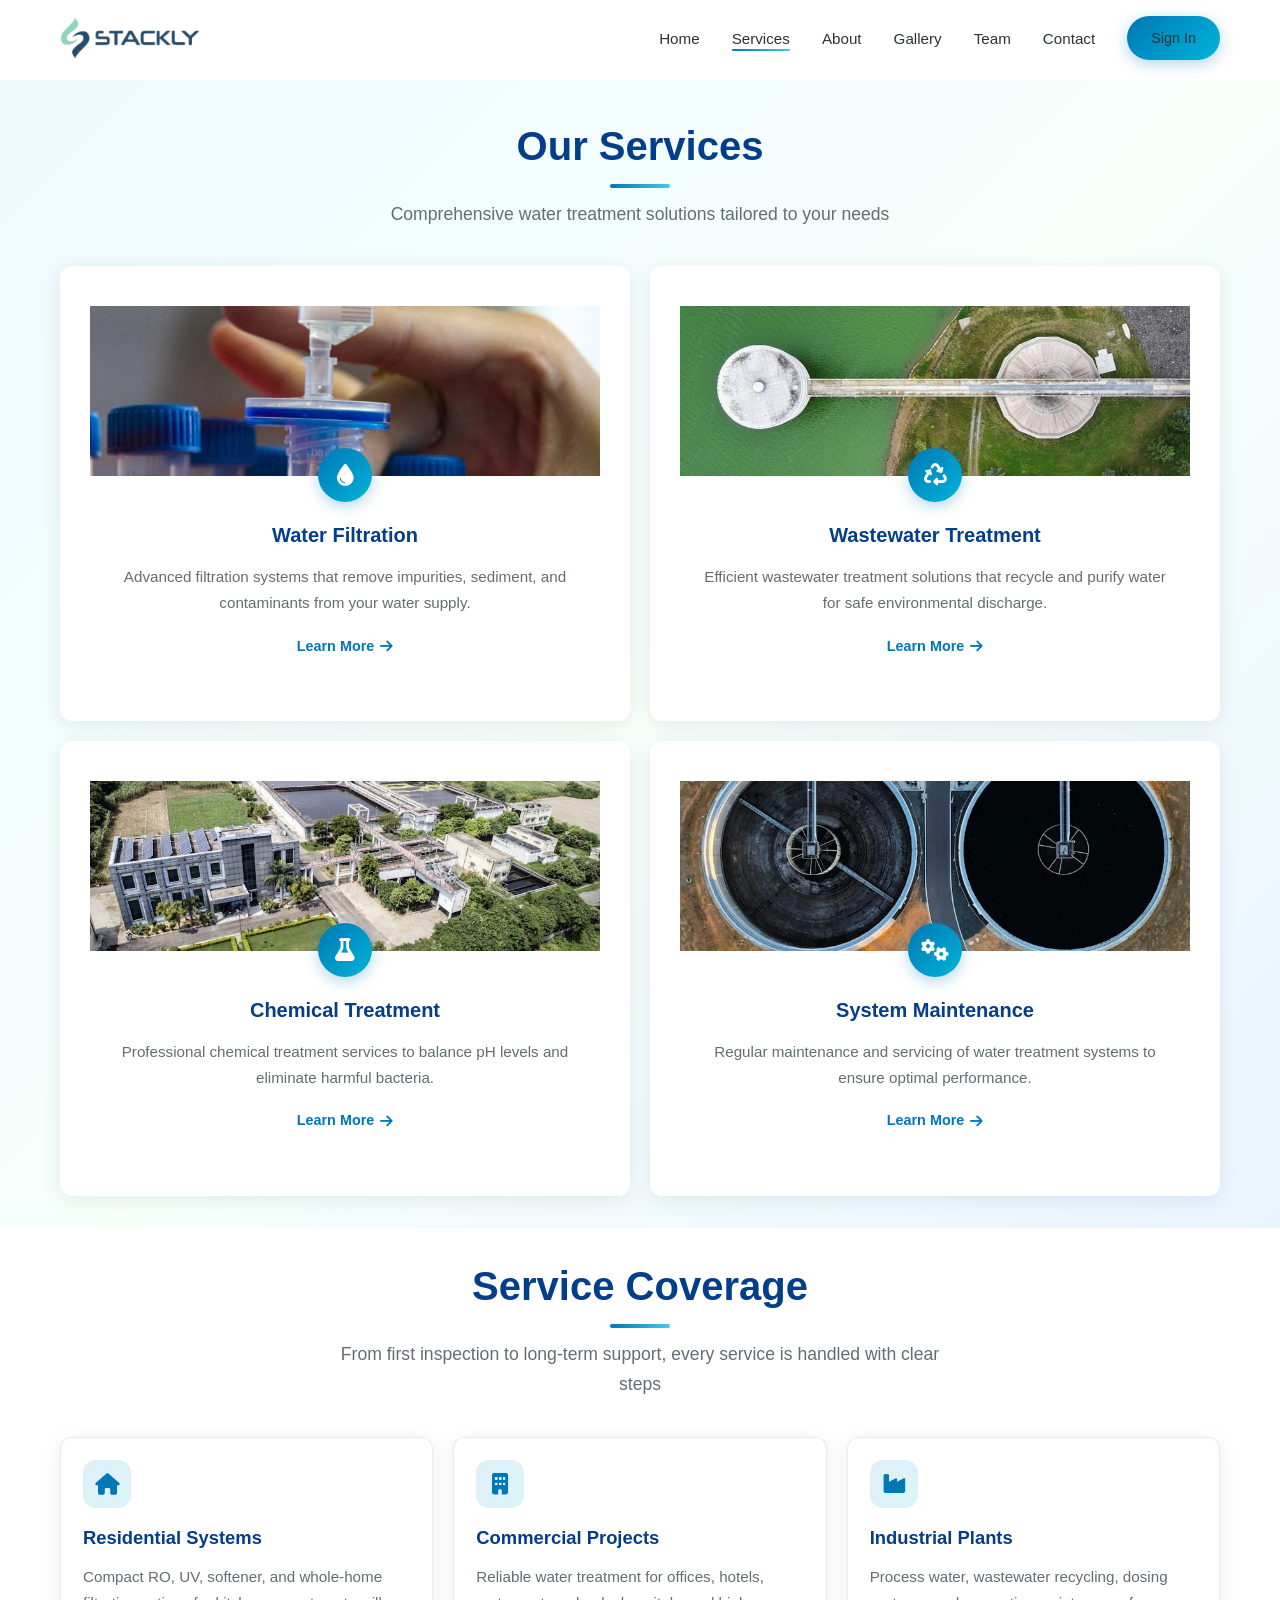
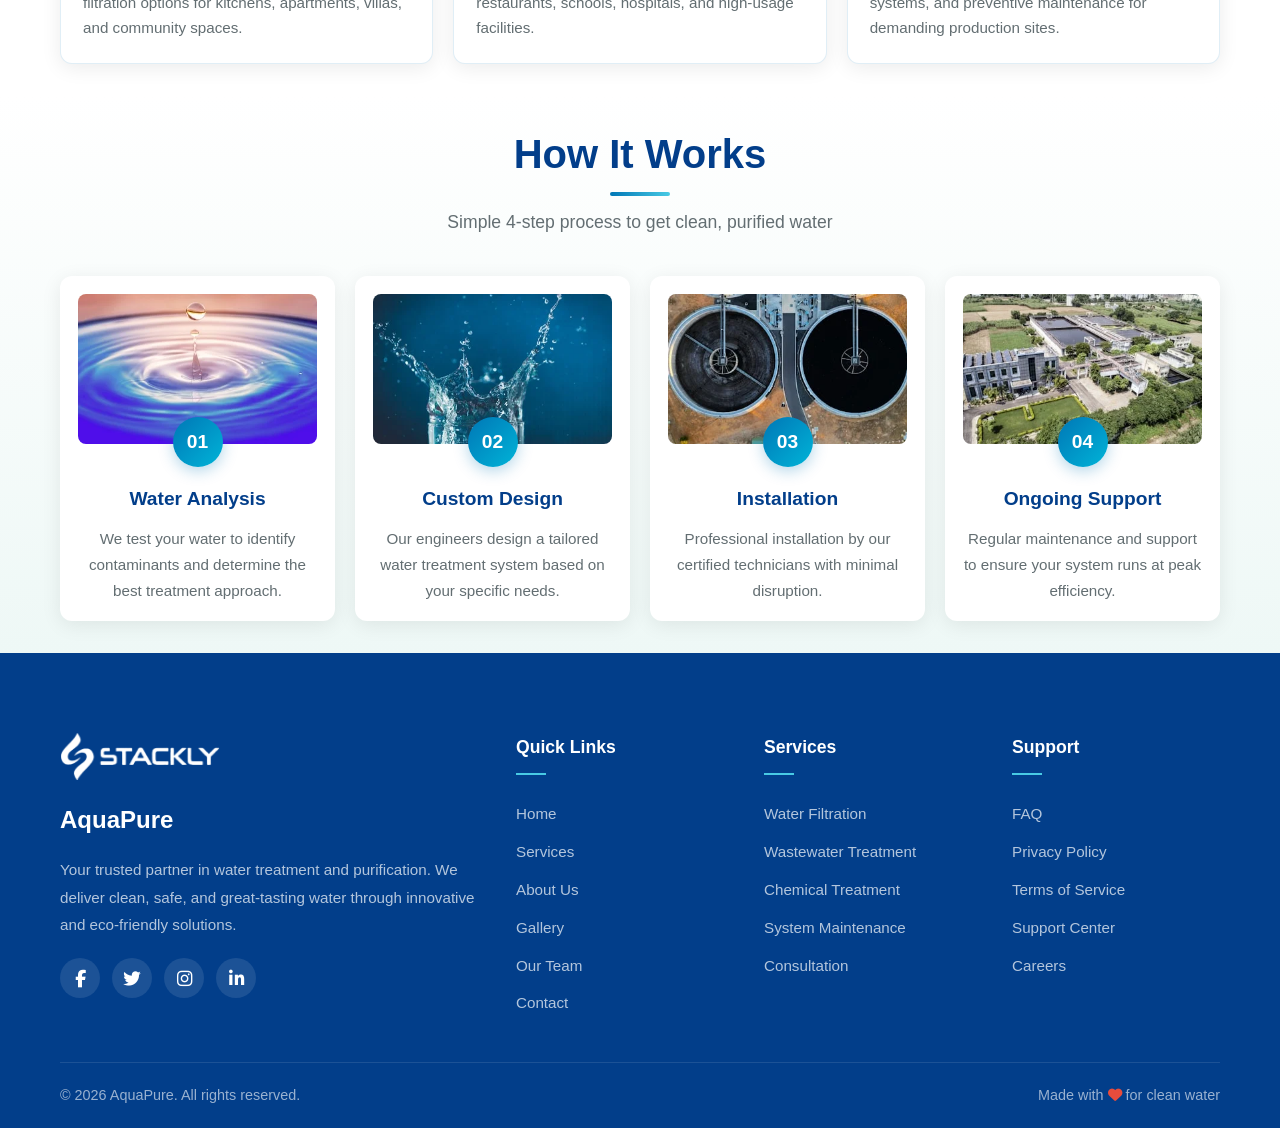
<file: services.html>
<!DOCTYPE html>
<html lang="en">
<head>
  <meta charset="UTF-8">
  <meta name="viewport" content="width=device-width, initial-scale=1.0">
  <title>Services - AquaPure</title>
  <link rel="stylesheet" href="css/style.css">
  <link rel="stylesheet" href="https://cdnjs.cloudflare.com/ajax/libs/font-awesome/6.5.0/css/all.min.css">
</head>
<body>
  <nav class="navbar scrolled" id="navbar">
    <div class="container">
      <a href="index.html" class="nav-logo">
        <img src="images/Stackly_logo.png" alt="Stackly Logo" loading="lazy">
      </a>
      <ul class="nav-links">
        <li><a href="index.html">Home</a></li>
        <li><a href="services.html" class="active">Services</a></li>
        <li><a href="about.html">About</a></li>
        <li><a href="gallery.html">Gallery</a></li>
        <li><a href="team.html">Team</a></li>
        <li><a href="contact.html">Contact</a></li>
        <li><a href="signin.html" class="btn btn-primary">Sign In</a></li>
      </ul>
      <button class="hamburger" aria-label="Toggle navigation">
        <span></span>
        <span></span>
        <span></span>
      </button>
    </div>
  </nav>
  <div class="nav-overlay"></div>

  <main class="page-content">
    <section class="services" id="services">
      <div class="container">
        <div class="section-header fade-up">
          <h2>Our Services</h2>
          <p>Comprehensive water treatment solutions tailored to your needs</p>
        </div>
        <div class="services-grid">
          <div class="service-card">
            <div class="service-img">
              <img src="images/service-1.webp" alt="Water Filtration" loading="lazy">
            </div>
            <div class="service-info">
              <div class="service-icon"><i class="fas fa-tint"></i></div>
              <h3>Water Filtration</h3>
              <p>Advanced filtration systems that remove impurities, sediment, and contaminants from your water supply.</p>
              <a href="404.html" class="service-link">Learn More <i class="fas fa-arrow-right"></i></a>
            </div>
          </div>
          <div class="service-card">
            <div class="service-img">
              <img src="images/service-2.webp" alt="Wastewater Treatment" loading="lazy">
            </div>
            <div class="service-info">
              <div class="service-icon"><i class="fas fa-recycle"></i></div>
              <h3>Wastewater Treatment</h3>
              <p>Efficient wastewater treatment solutions that recycle and purify water for safe environmental discharge.</p>
              <a href="404.html" class="service-link">Learn More <i class="fas fa-arrow-right"></i></a>
            </div>
          </div>
          <div class="service-card">
            <div class="service-img">
              <img src="images/service-3.webp" alt="Chemical Treatment" loading="lazy">
            </div>
            <div class="service-info">
              <div class="service-icon"><i class="fas fa-flask"></i></div>
              <h3>Chemical Treatment</h3>
              <p>Professional chemical treatment services to balance pH levels and eliminate harmful bacteria.</p>
              <a href="404.html" class="service-link">Learn More <i class="fas fa-arrow-right"></i></a>
            </div>
          </div>
          <div class="service-card">
            <div class="service-img">
              <img src="images/service-4.webp" alt="System Maintenance" loading="lazy">
            </div>
            <div class="service-info">
              <div class="service-icon"><i class="fas fa-cogs"></i></div>
              <h3>System Maintenance</h3>
              <p>Regular maintenance and servicing of water treatment systems to ensure optimal performance.</p>
              <a href="404.html" class="service-link">Learn More <i class="fas fa-arrow-right"></i></a>
            </div>
          </div>
        </div>
      </div>
    </section>

    <section class="content-section content-section-white">
      <div class="container">
        <div class="section-header fade-up">
          <h2>Service Coverage</h2>
          <p>From first inspection to long-term support, every service is handled with clear steps</p>
        </div>
        <div class="content-grid">
          <div class="content-card fade-up">
            <i class="fas fa-home"></i>
            <h3>Residential Systems</h3>
            <p>Compact RO, UV, softener, and whole-home filtration options for kitchens, apartments, villas, and community spaces.</p>
          </div>
          <div class="content-card fade-up">
            <i class="fas fa-building"></i>
            <h3>Commercial Projects</h3>
            <p>Reliable water treatment for offices, hotels, restaurants, schools, hospitals, and high-usage facilities.</p>
          </div>
          <div class="content-card fade-up">
            <i class="fas fa-industry"></i>
            <h3>Industrial Plants</h3>
            <p>Process water, wastewater recycling, dosing systems, and preventive maintenance for demanding production sites.</p>
          </div>
        </div>
      </div>
    </section>

    <section class="process" id="process">
      <div class="container">
        <div class="section-header fade-up">
          <h2>How It Works</h2>
          <p>Simple 4-step process to get clean, purified water</p>
        </div>
        <div class="process-steps">
          <div class="process-step">
            <img src="images/process-1.webp" alt="Water Analysis" loading="lazy">
            <div class="step-number">01</div>
            <h3>Water Analysis</h3>
            <p>We test your water to identify contaminants and determine the best treatment approach.</p>
          </div>
          <div class="process-step">
            <img src="images/process-2.webp" alt="Custom Design" loading="lazy">
            <div class="step-number">02</div>
            <h3>Custom Design</h3>
            <p>Our engineers design a tailored water treatment system based on your specific needs.</p>
          </div>
          <div class="process-step">
            <img src="images/process-3.webp" alt="Installation" loading="lazy">
            <div class="step-number">03</div>
            <h3>Installation</h3>
            <p>Professional installation by our certified technicians with minimal disruption.</p>
          </div>
          <div class="process-step">
            <img src="images/process-4.webp" alt="Ongoing Support" loading="lazy">
            <div class="step-number">04</div>
            <h3>Ongoing Support</h3>
            <p>Regular maintenance and support to ensure your system runs at peak efficiency.</p>
          </div>
        </div>
      </div>
    </section>
  </main>

  <footer class="footer">
    <div class="container">
      <div class="footer-grid">
        <div class="footer-about">
          <a href="index.html" class="footer-logo" aria-label="Stackly Home"><img src="images/Stackly_logo.png" alt="Stackly Logo" loading="lazy"></a>
          <h3>AquaPure</h3>
          <p>Your trusted partner in water treatment and purification. We deliver clean, safe, and great-tasting water through innovative and eco-friendly solutions.</p>
          <div class="footer-social">
            <a href="404.html" aria-label="Facebook"><i class="fab fa-facebook-f"></i></a>
            <a href="404.html" aria-label="Twitter"><i class="fab fa-twitter"></i></a>
            <a href="404.html" aria-label="Instagram"><i class="fab fa-instagram"></i></a>
            <a href="404.html" aria-label="LinkedIn"><i class="fab fa-linkedin-in"></i></a>
          </div>
        </div>
        <div><h4>Quick Links</h4><div class="footer-links">
          <a href="index.html">Home</a><a href="services.html">Services</a><a href="about.html">About Us</a>
          <a href="gallery.html">Gallery</a><a href="team.html">Our Team</a><a href="contact.html">Contact</a>
        </div></div>
        <div><h4>Services</h4><div class="footer-links">
          <a href="404.html">Water Filtration</a><a href="404.html">Wastewater Treatment</a>
          <a href="404.html">Chemical Treatment</a><a href="404.html">System Maintenance</a><a href="404.html">Consultation</a>
        </div></div>
        <div><h4>Support</h4><div class="footer-links">
          <a href="index.html#faq">FAQ</a><a href="404.html">Privacy Policy</a><a href="404.html">Terms of Service</a>
          <a href="404.html">Support Center</a><a href="404.html">Careers</a>
        </div></div>
      </div>
      <div class="footer-bottom"><p>&copy; 2026 AquaPure. All rights reserved.</p><p>Made with <i class="fas fa-heart" style="color: #e74c3c;"></i> for clean water</p></div>
    </div>
  </footer>

  <script src="js/script.js"></script>
</body>
</html>
</file>
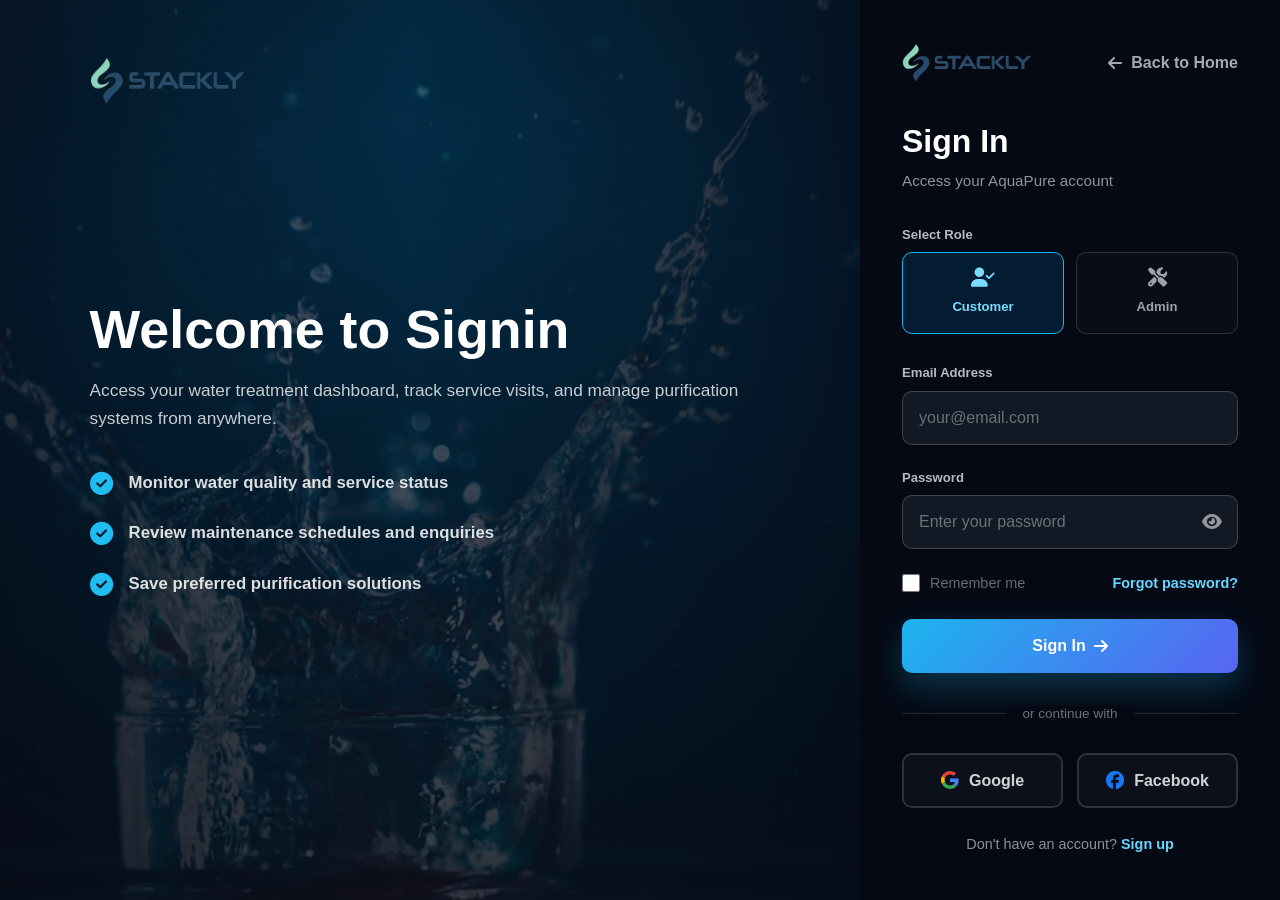
<file: signin.html>
<!DOCTYPE html>
<html lang="en">
<head>
  <meta charset="UTF-8">
  <meta name="viewport" content="width=device-width, initial-scale=1.0">
  <title>Sign In - AquaPure</title>
  <link rel="stylesheet" href="css/style.css">
  <link rel="stylesheet" href="https://cdnjs.cloudflare.com/ajax/libs/font-awesome/6.5.0/css/all.min.css">
</head>
<body class="auth-split-body">
  <main class="auth-split-page">
    <section class="auth-showcase" aria-label="AquaPure account benefits">
      <a href="index.html" class="auth-showcase-logo" aria-label="AquaPure Home">
        <img src="images/Stackly_logo.png" alt="Stackly Logo" loading="lazy">
      </a>
      <div class="auth-showcase-content">
        <h1>Welcome to Signin</h1>
        <p>Access your water treatment dashboard, track service visits, and manage purification systems from anywhere.</p>
        <ul>
          <li><i class="fas fa-circle-check"></i> Monitor water quality and service status</li>
          <li><i class="fas fa-circle-check"></i> Review maintenance schedules and enquiries</li>
          <li><i class="fas fa-circle-check"></i> Save preferred purification solutions</li>
        </ul>
      </div>
    </section>

    <section class="auth-panel" aria-label="Sign in form">
      <div class="auth-panel-inner">
        <div class="auth-panel-top">
          <a href="index.html" class="auth-panel-logo" aria-label="AquaPure Home">
            <img src="images/Stackly_logo.png" alt="Stackly Logo" loading="lazy">
          </a>
          <a href="index.html" class="auth-back-link"><i class="fas fa-arrow-left"></i> Back to Home</a>
        </div>

        <div class="auth-header">
          <h2>Sign In</h2>
          <p>Access your AquaPure account</p>
        </div>

        <form class="auth-form" id="signinForm">
          <div class="form-group">
            <label>Select Role</label>
            <div class="role-options">
              <label class="role-card">
                <input type="radio" name="signinRole" value="customer" checked>
                <span><i class="fas fa-user-check"></i> Customer</span>
              </label>
              <label class="role-card">
                <input type="radio" name="signinRole" value="admin">
                <span><i class="fas fa-screwdriver-wrench"></i> Admin</span>
              </label>
            </div>
          </div>

          <div class="form-group">
            <label for="signinEmail">Email Address</label>
            <div class="auth-input-wrap">
              <input type="email" id="signinEmail" placeholder="your@email.com" required>
            </div>
          </div>

          <div class="form-group">
            <label for="signinPassword">Password</label>
            <div class="auth-input-wrap">
              <input type="password" id="signinPassword" placeholder="Enter your password" required>
              <button type="button" class="password-toggle fas fa-eye" aria-label="Toggle password visibility"></button>
            </div>
          </div>

          <div class="form-options">
            <label>
              <input type="checkbox" required> Remember me
            </label>
            <a href="404.html">Forgot password?</a>
          </div>

          <button type="submit" class="btn btn-primary">
            Sign In <i class="fas fa-arrow-right"></i>
          </button>
        </form>

        <div class="auth-divider">
          <span>or continue with</span>
        </div>

        <div class="auth-social">
          <a href="404.html"><img src="images/google-icon.svg" alt="" class="google-icon"> Google</a>
          <a href="404.html"><i class="fab fa-facebook facebook-icon"></i> Facebook</a>
        </div>

        <p class="auth-footer-text">
          Don't have an account? <a href="signup.html">Sign up</a>
        </p>
      </div>
    </section>
  </main>

  <script src="js/script.js"></script>
</body>
</html>
</file>
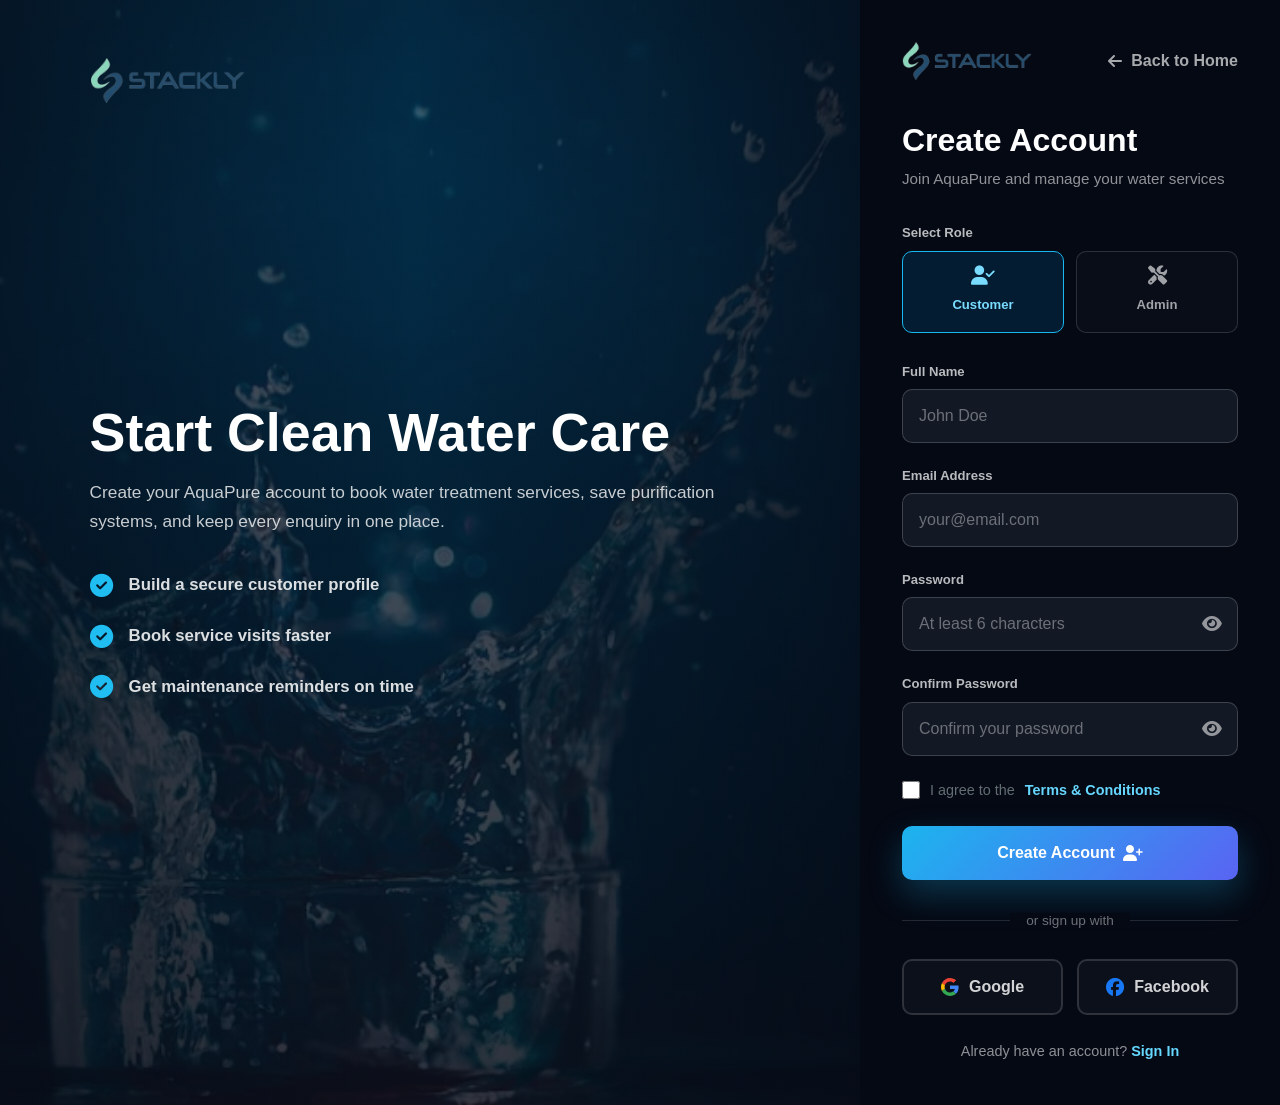
<file: signup.html>
<!DOCTYPE html>
<html lang="en">
<head>
  <meta charset="UTF-8">
  <meta name="viewport" content="width=device-width, initial-scale=1.0">
  <title>Sign Up - AquaPure</title>
  <link rel="stylesheet" href="css/style.css">
  <link rel="stylesheet" href="https://cdnjs.cloudflare.com/ajax/libs/font-awesome/6.5.0/css/all.min.css">
</head>
<body class="auth-split-body">
  <main class="auth-split-page">
    <section class="auth-showcase" aria-label="AquaPure account benefits">
      <a href="index.html" class="auth-showcase-logo" aria-label="AquaPure Home">
        <img src="images/Stackly_logo.png" alt="Stackly Logo" loading="lazy">
      </a>
      <div class="auth-showcase-content">
        <h1>Start Clean Water Care</h1>
        <p>Create your AquaPure account to book water treatment services, save purification systems, and keep every enquiry in one place.</p>
        <ul>
          <li><i class="fas fa-circle-check"></i> Build a secure customer profile</li>
          <li><i class="fas fa-circle-check"></i> Book service visits faster</li>
          <li><i class="fas fa-circle-check"></i> Get maintenance reminders on time</li>
        </ul>
      </div>
    </section>

    <section class="auth-panel" aria-label="Sign up form">
      <div class="auth-panel-inner">
        <div class="auth-panel-top">
          <a href="index.html" class="auth-panel-logo" aria-label="AquaPure Home">
            <img src="images/Stackly_logo.png" alt="Stackly Logo" loading="lazy">
          </a>
          <a href="index.html" class="auth-back-link"><i class="fas fa-arrow-left"></i> Back to Home</a>
        </div>

        <div class="auth-header">
          <h2>Create Account</h2>
          <p>Join AquaPure and manage your water services</p>
        </div>

        <form class="auth-form" id="signupForm">
          <div class="form-group">
            <label>Select Role</label>
            <div class="role-options">
              <label class="role-card">
                <input type="radio" name="signupRole" value="customer" checked>
                <span><i class="fas fa-user-check"></i> Customer</span>
              </label>
              <label class="role-card">
                <input type="radio" name="signupRole" value="admin">
                <span><i class="fas fa-screwdriver-wrench"></i> Admin</span>
              </label>
            </div>
          </div>

          <div class="form-group">
            <label for="signupName">Full Name</label>
            <div class="auth-input-wrap">
              <input type="text" id="signupName" placeholder="John Doe" required>
            </div>
          </div>

          <div class="form-group">
            <label for="signupEmail">Email Address</label>
            <div class="auth-input-wrap">
              <input type="email" id="signupEmail" placeholder="your@email.com" required>
            </div>
          </div>

          <div class="form-group">
            <label for="signupPassword">Password</label>
            <div class="auth-input-wrap">
              <input type="password" id="signupPassword" placeholder="At least 6 characters" required>
              <button type="button" class="password-toggle fas fa-eye" aria-label="Toggle password visibility"></button>
            </div>
          </div>

          <div class="form-group">
            <label for="confirmPassword">Confirm Password</label>
            <div class="auth-input-wrap">
              <input type="password" id="confirmPassword" placeholder="Confirm your password" required>
              <button type="button" class="password-toggle fas fa-eye" aria-label="Toggle password visibility"></button>
            </div>
          </div>

          <div class="form-options">
            <label>
              <input type="checkbox" required> I agree to the <a href="404.html">Terms & Conditions</a>
            </label>
          </div>

          <button type="submit" class="btn btn-primary">
            Create Account <i class="fas fa-user-plus"></i>
          </button>
        </form>

        <div class="auth-divider">
          <span>or sign up with</span>
        </div>

        <div class="auth-social">
          <a href="404.html"><img src="images/google-icon.svg" alt="" class="google-icon"> Google</a>
          <a href="404.html"><i class="fab fa-facebook facebook-icon"></i> Facebook</a>
        </div>

        <p class="auth-footer-text">
          Already have an account? <a href="signin.html">Sign In</a>
        </p>
      </div>
    </section>
  </main>

  <script src="js/script.js"></script>
</body>
</html>
</file>
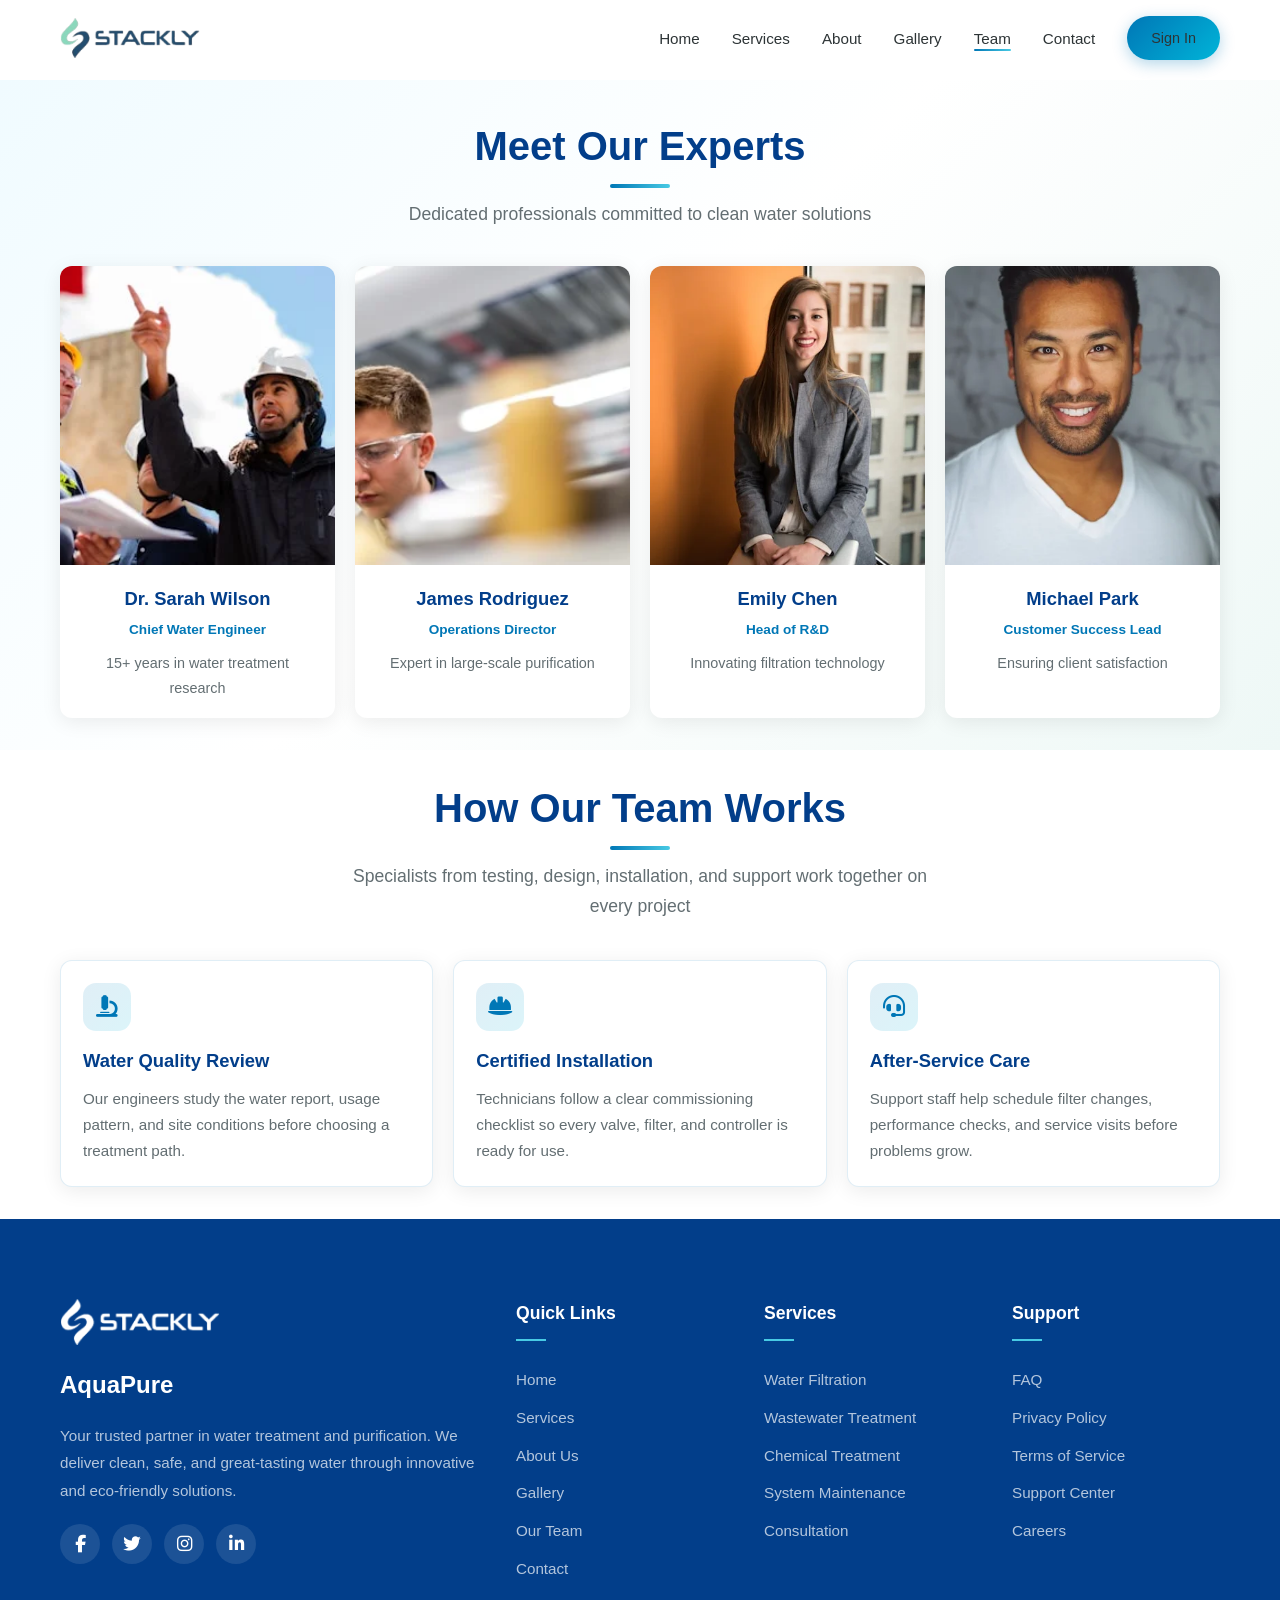
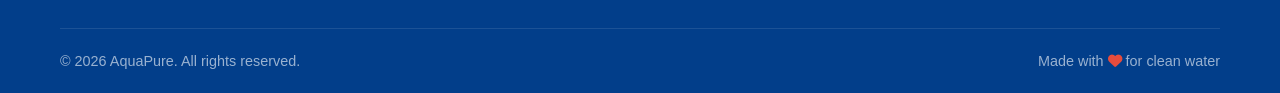
<file: team.html>
<!DOCTYPE html>
<html lang="en">
<head>
  <meta charset="UTF-8">
  <meta name="viewport" content="width=device-width, initial-scale=1.0">
  <title>Team - AquaPure</title>
  <link rel="stylesheet" href="css/style.css">
  <link rel="stylesheet" href="https://cdnjs.cloudflare.com/ajax/libs/font-awesome/6.5.0/css/all.min.css">
</head>
<body>
  <nav class="navbar scrolled" id="navbar">
    <div class="container">
      <a href="index.html" class="nav-logo">
        <img src="images/Stackly_logo.png" alt="Stackly Logo" loading="lazy">
      </a>
      <ul class="nav-links">
        <li><a href="index.html">Home</a></li>
        <li><a href="services.html">Services</a></li>
        <li><a href="about.html">About</a></li>
        <li><a href="gallery.html">Gallery</a></li>
        <li><a href="team.html" class="active">Team</a></li>
        <li><a href="contact.html">Contact</a></li>
        <li><a href="signin.html" class="btn btn-primary">Sign In</a></li>
      </ul>
      <button class="hamburger" aria-label="Toggle navigation">
        <span></span>
        <span></span>
        <span></span>
      </button>
    </div>
  </nav>
  <div class="nav-overlay"></div>

  <main class="page-content">
    <section class="team" id="team">
      <div class="container">
        <div class="section-header fade-up">
          <h2>Meet Our Experts</h2>
          <p>Dedicated professionals committed to clean water solutions</p>
        </div>
        <div class="team-grid">
          <div class="team-card">
            <div class="team-img">
              <img src="images/team-1.webp" alt="Dr. Sarah Wilson" loading="lazy">
              <div class="team-social">
                <a href="404.html"><i class="fab fa-linkedin-in"></i></a>
                <a href="404.html"><i class="fab fa-twitter"></i></a>
              </div>
            </div>
            <div class="team-info">
              <h3>Dr. Sarah Wilson</h3>
              <span>Chief Water Engineer</span>
              <p>15+ years in water treatment research</p>
            </div>
          </div>
          <div class="team-card">
            <div class="team-img">
              <img src="images/team-2.webp" alt="James Rodriguez" loading="lazy">
              <div class="team-social">
                <a href="404.html"><i class="fab fa-linkedin-in"></i></a>
                <a href="404.html"><i class="fab fa-twitter"></i></a>
              </div>
            </div>
            <div class="team-info">
              <h3>James Rodriguez</h3>
              <span>Operations Director</span>
              <p>Expert in large-scale purification</p>
            </div>
          </div>
          <div class="team-card">
            <div class="team-img">
              <img src="images/team-3.webp" alt="Emily Chen" loading="lazy">
              <div class="team-social">
                <a href="404.html"><i class="fab fa-linkedin-in"></i></a>
                <a href="404.html"><i class="fab fa-twitter"></i></a>
              </div>
            </div>
            <div class="team-info">
              <h3>Emily Chen</h3>
              <span>Head of R&amp;D</span>
              <p>Innovating filtration technology</p>
            </div>
          </div>
          <div class="team-card">
            <div class="team-img">
              <img src="images/team-4.webp" alt="Michael Park" loading="lazy">
              <div class="team-social">
                <a href="404.html"><i class="fab fa-linkedin-in"></i></a>
                <a href="404.html"><i class="fab fa-twitter"></i></a>
              </div>
            </div>
            <div class="team-info">
              <h3>Michael Park</h3>
              <span>Customer Success Lead</span>
              <p>Ensuring client satisfaction</p>
            </div>
          </div>
        </div>
      </div>
    </section>

    <section class="content-section content-section-white">
      <div class="container">
        <div class="section-header fade-up">
          <h2>How Our Team Works</h2>
          <p>Specialists from testing, design, installation, and support work together on every project</p>
        </div>
        <div class="content-grid">
          <div class="content-card fade-up">
            <i class="fas fa-microscope"></i>
            <h3>Water Quality Review</h3>
            <p>Our engineers study the water report, usage pattern, and site conditions before choosing a treatment path.</p>
          </div>
          <div class="content-card fade-up">
            <i class="fas fa-hard-hat"></i>
            <h3>Certified Installation</h3>
            <p>Technicians follow a clear commissioning checklist so every valve, filter, and controller is ready for use.</p>
          </div>
          <div class="content-card fade-up">
            <i class="fas fa-headset"></i>
            <h3>After-Service Care</h3>
            <p>Support staff help schedule filter changes, performance checks, and service visits before problems grow.</p>
          </div>
        </div>
      </div>
    </section>
  </main>

  <footer class="footer">
    <div class="container">
      <div class="footer-grid">
        <div class="footer-about">
          <a href="index.html" class="footer-logo" aria-label="Stackly Home"><img src="images/Stackly_logo.png" alt="Stackly Logo" loading="lazy"></a>
          <h3>AquaPure</h3><p>Your trusted partner in water treatment and purification. We deliver clean, safe, and great-tasting water through innovative and eco-friendly solutions.</p>
          <div class="footer-social"><a href="404.html" aria-label="Facebook"><i class="fab fa-facebook-f"></i></a><a href="404.html" aria-label="Twitter"><i class="fab fa-twitter"></i></a><a href="404.html" aria-label="Instagram"><i class="fab fa-instagram"></i></a><a href="404.html" aria-label="LinkedIn"><i class="fab fa-linkedin-in"></i></a></div>
        </div>
        <div><h4>Quick Links</h4><div class="footer-links"><a href="index.html">Home</a><a href="services.html">Services</a><a href="about.html">About Us</a><a href="gallery.html">Gallery</a><a href="team.html">Our Team</a><a href="contact.html">Contact</a></div></div>
        <div><h4>Services</h4><div class="footer-links"><a href="404.html">Water Filtration</a><a href="404.html">Wastewater Treatment</a><a href="404.html">Chemical Treatment</a><a href="404.html">System Maintenance</a><a href="404.html">Consultation</a></div></div>
        <div><h4>Support</h4><div class="footer-links"><a href="index.html#faq">FAQ</a><a href="404.html">Privacy Policy</a><a href="404.html">Terms of Service</a><a href="404.html">Support Center</a><a href="404.html">Careers</a></div></div>
      </div>
      <div class="footer-bottom"><p>&copy; 2026 AquaPure. All rights reserved.</p><p>Made with <i class="fas fa-heart" style="color: #e74c3c;"></i> for clean water</p></div>
    </div>
  </footer>

  <script src="js/script.js"></script>
</body>
</html>
</file>
<file: css/style.css>
*,
*::before,
*::after {
  margin: 0;
  padding: 0;
  box-sizing: border-box;
}

:root {
  --primary: #0077b6;
  --secondary: #00b4d8;
  --accent: #48cae4;
  --dark: #023e8a;
  --light: #caf0f8;
  --white: #ffffff;
  --text: #2d3436;
  --text-light: #636e72;
  --bg: #f8f9fa;
  --shadow: 0 4px 20px rgba(0, 0, 0, 0.08);
  --shadow-hover: 0 8px 32px rgba(0, 0, 0, 0.12);
  --radius: 12px;
  --transition: 0.3s cubic-bezier(0.4, 0, 0.2, 1);
}

html {
  scroll-behavior: smooth;
  font-size: 16px;
}

body {
  font-family: 'Segoe UI', Tahoma, Geneva, Verdana, sans-serif;
  color: var(--text);
  background: var(--white);
  line-height: 1.7;
  overflow-x: hidden;
  animation: pageFadeIn 0.45s ease both;
}

body.page-exit {
  opacity: 0;
  transform: translateY(8px);
  transition: opacity 0.28s ease, transform 0.28s ease;
}

a {
  text-decoration: none;
  color: inherit;
  transition: var(--transition);
}

ul {
  list-style: none;
}

img {
  max-width: 100%;
  height: auto;
  display: block;
}

@keyframes pageFadeIn {
  from {
    opacity: 0;
    transform: translateY(8px);
  }

  to {
    opacity: 1;
    transform: translateY(0);
  }
}

.container {
  max-width: 1200px;
  margin: 0 auto;
  padding: 0 20px;
}

.page-content {
  padding-top: 80px;
}

.page-content > section:first-child {
  padding-top: 0px;
}

.section-header {
  text-align: center;
  margin-bottom: 60px;
}

.section-header h2 {
  font-size: 2.5rem;
  color: var(--dark);
  margin-bottom: 16px;
  position: relative;
  display: inline-block;
}

.section-header h2::after {
  content: '';
  position: absolute;
  bottom: -8px;
  left: 50%;
  transform: translateX(-50%);
  width: 60px;
  height: 4px;
  background: linear-gradient(90deg, var(--primary), var(--accent));
  border-radius: 2px;
}

.section-header p {
  color: var(--text-light);
  font-size: 1.1rem;
  max-width: 600px;
  margin: 0 auto;
  margin-top: 12px;
}

/* ========== INNER PAGE CONTENT ========== */
.content-section {
  padding: 90px 0;
  background: linear-gradient(135deg, #f0fbff 0%, #ffffff 50%, #eef8f6 100%);
}

.content-section-white {
  background: var(--white);
}

.content-grid {
  display: grid;
  grid-template-columns: repeat(3, minmax(0, 1fr));
  gap: 24px;
}

.content-card {
  height: 100%;
  padding: 30px;
  background: var(--white);
  border: 1px solid rgba(0, 119, 182, 0.12);
  border-radius: var(--radius);
  box-shadow: var(--shadow);
  transition: var(--transition);
}

.content-card:hover {
  transform: translateY(-6px);
  box-shadow: var(--shadow-hover);
}

.content-card i {
  width: 54px;
  height: 54px;
  display: inline-flex;
  align-items: center;
  justify-content: center;
  margin-bottom: 18px;
  border-radius: 16px;
  background: linear-gradient(135deg, rgba(0, 119, 182, 0.12), rgba(0, 180, 216, 0.14));
  color: var(--primary);
  font-size: 1.35rem;
}

.content-card h3 {
  color: var(--dark);
  font-size: 1.15rem;
  margin-bottom: 10px;
}

.content-card p {
  color: var(--text-light);
  font-size: 0.95rem;
}

/* ========== DASHBOARD ========== */
.dashboard-body {
  height: 100vh;
  overflow: hidden;
  background: #050914;
  color: #00152f;
  animation: none;
}

.dashboard-topbar {
  position: fixed;
  inset: 0 0 auto 0;
  z-index: 20;
  height: 82px;
  display: flex;
  align-items: center;
  justify-content: flex-end;
  padding: 0 32px 0 16px;
  border-bottom: 1px solid rgba(0, 119, 182, 0.12);
  background:
    radial-gradient(circle at 72% 0%, rgba(255, 255, 255, 0.72), transparent 28%),
    linear-gradient(110deg, rgba(224, 247, 255, 0.97), rgba(192, 235, 248, 0.95) 52%, rgba(214, 232, 255, 0.97));
  box-shadow: 0 12px 34px rgba(5, 70, 101, 0.12);
  backdrop-filter: blur(18px);
}

.dashboard-logo {
  position: absolute;
  left: 24px;
  top: 50%;
  display: inline-flex;
  transform: translateY(-50%);
}

.dashboard-logo img {
  width: 135px;
  height: auto;
  display: block;
  transition: var(--transition);
}

.dashboard-logo:hover img {
  transform: scale(1.04);
}

.dashboard-header-welcome {
  display: flex;
  align-items: center;
  gap: 7px;
  margin-right: 20px;
  padding-right: 20px;
  border-right: 1px solid rgba(0, 119, 182, 0.16);
  color: #486779;
  font-size: 1.05rem;
}

.dashboard-header-welcome strong {
  color: #064b70;
  font-size: 1.18rem;
  font-weight: 800;
}

.dashboard-actions {
  display: flex;
  align-items: center;
  gap: 14px;
}

.dashboard-action,
.dashboard-profile-icon {
  position: relative;
  width: 44px;
  height: 44px;
  display: inline-flex;
  align-items: center;
  justify-content: center;
  border: 0;
  border-radius: 50%;
  border: 1px solid rgba(0, 119, 182, 0.12);
  background: rgba(255, 255, 255, 0.82);
  color: #057fad;
  box-shadow: 0 8px 24px rgba(5, 86, 123, 0.12);
  backdrop-filter: blur(12px);
  cursor: pointer;
  transition: var(--transition);
}

.dashboard-action:hover,
.dashboard-profile-icon:hover {
  transform: translateY(-2px);
  color: var(--white);
  background: linear-gradient(135deg, #08a8d7, #4672e8);
  box-shadow: 0 12px 28px rgba(8, 145, 196, 0.25);
}

.dashboard-action span {
  position: absolute;
  top: 9px;
  right: 10px;
  width: 8px;
  height: 8px;
  border: 2px solid var(--white);
  border-radius: 50%;
  background: #f29418;
}

.dashboard-sidebar {
  position: fixed;
  top: 82px;
  left: 0;
  bottom: 0;
  z-index: 10;
  width: 240px;
  overflow: hidden;
  background:
    radial-gradient(circle at 8% 8%, rgba(72, 202, 228, 0.22), transparent 34%),
    linear-gradient(165deg, #053b59 0%, #075b74 54%, #087f91 100%);
  color: var(--white);
  box-shadow: 10px 0 30px rgba(3, 43, 64, 0.12);
  overscroll-behavior: contain;
}

.dashboard-sidebar::after {
  content: '';
  position: absolute;
  right: -85px;
  bottom: -90px;
  width: 230px;
  height: 230px;
  border: 38px solid rgba(144, 224, 239, 0.08);
  border-radius: 50%;
  pointer-events: none;
}

.dashboard-user {
  position: relative;
  z-index: 1;
  padding: 26px 20px 22px;
  border-bottom: 1px solid rgba(255, 255, 255, 0.15);
}

.dashboard-user strong,
.dashboard-user span {
  display: block;
}

.dashboard-user strong {
  color: var(--white);
  font-size: 1.05rem;
  margin-bottom: 8px;
}

.dashboard-user span {
  color: rgba(255, 255, 255, 0.7);
  font-size: 0.82rem;
  font-weight: 600;
  white-space: nowrap;
}

.dashboard-menu {
  position: relative;
  z-index: 1;
  display: flex;
  flex-direction: column;
  padding-top: 12px;
}

.dashboard-menu a {
  display: flex;
  align-items: center;
  gap: 14px;
  min-height: 54px;
  padding: 0 20px;
  color: #ffffff;
  font-size: 1.02rem;
  font-weight: 600;
  transition: var(--transition);
}

.dashboard-menu a.active,
.dashboard-menu a:hover {
  color: var(--white);
  background: linear-gradient(90deg, rgba(72, 202, 228, 0.3), rgba(255, 255, 255, 0.1));
  box-shadow: inset 4px 0 0 #90e0ef;
}

.dashboard-menu a:hover {
  padding-left: 24px;
}

.dashboard-menu i {
  width: 20px;
  text-align: center;
  color: #90e0ef;
  transition: var(--transition);
}

.dashboard-menu a:hover i {
  transform: scale(1.12);
}

.dashboard-main {
  position: relative;
  isolation: isolate;
  height: 100vh;
  overflow-x: hidden;
  overflow-y: auto;
  overscroll-behavior: contain;
  padding: 112px 32px 52px 272px;
  scrollbar-gutter: stable;
  background:
    linear-gradient(180deg, rgba(5, 9, 20, 0.68) 0%, rgba(9, 24, 38, 0.88) 420px, #eef4f7 760px),
    url('../images/hero-bg.webp') center top/cover fixed no-repeat;
}

.dashboard-main::before {
  content: '';
  position: absolute;
  inset: 0 0 auto;
  z-index: -1;
  height: 620px;
  pointer-events: none;
  background:
    radial-gradient(circle at 78% 12%, rgba(28, 180, 238, 0.24), transparent 28%),
    radial-gradient(circle at 30% 26%, rgba(89, 100, 242, 0.16), transparent 32%);
}

.dashboard-main::-webkit-scrollbar {
  width: 10px;
}

.dashboard-main::-webkit-scrollbar-track {
  background: #07111d;
}

.dashboard-main::-webkit-scrollbar-thumb {
  border: 3px solid #07111d;
  border-radius: 999px;
  background: linear-gradient(#1cb4ee, #5964f2);
}

.dashboard-welcome {
  position: relative;
  display: flex;
  align-items: center;
  justify-content: space-between;
  gap: 24px;
  margin-bottom: 32px;
  padding: 22px 26px;
  overflow: hidden;
  border: 1px solid rgba(255, 255, 255, 0.13);
  border-radius: 20px;
  background: linear-gradient(120deg, rgba(255, 255, 255, 0.11), rgba(255, 255, 255, 0.04));
  box-shadow: 0 20px 50px rgba(0, 0, 0, 0.18);
  backdrop-filter: blur(16px);
}

.dashboard-welcome > div > span:not(.dashboard-eyebrow) {
  display: block;
  color: rgba(255, 255, 255, 0.68);
  font-size: 1rem;
  font-weight: 700;
  margin-bottom: 4px;
}

.dashboard-body .dashboard-welcome h1 {
  color: #ffffff !important;
  font-size: clamp(2.2rem, 4vw, 3.7rem);
  line-height: 1.1;
  text-shadow: 0 8px 28px rgba(0, 0, 0, 0.24);
}

.dashboard-welcome p {
  max-width: 620px;
  margin-top: 10px;
  color: rgba(255, 255, 255, 0.68);
  font-size: 0.94rem;
  text-align: left;
}

.dashboard-eyebrow {
  display: inline-flex;
  align-items: center;
  gap: 8px;
  margin-bottom: 14px;
  color: #79dcff;
  font-size: 0.72rem;
  font-weight: 800;
  letter-spacing: 0.1em;
  text-transform: uppercase;
}

.dashboard-primary-action {
  min-height: 48px;
  display: inline-flex;
  flex: 0 0 auto;
  align-items: center;
  justify-content: center;
  gap: 10px;
  padding: 0 20px;
  border: 1px solid rgba(255, 255, 255, 0.18);
  border-radius: 12px;
  color: var(--white);
  background: linear-gradient(135deg, #1cb4ee, #5964f2);
  box-shadow: 0 14px 34px rgba(28, 180, 238, 0.24);
  font-weight: 800;
}

.dashboard-primary-action:hover {
  color: var(--white);
  transform: translateY(-3px);
  box-shadow: 0 18px 42px rgba(28, 180, 238, 0.34);
}

.dashboard-stats {
  display: grid;
  grid-template-columns: repeat(4, minmax(0, 1fr));
  gap: 24px;
  margin-bottom: 36px;
}

.dashboard-stat,
.dashboard-widget {
  border: 1px solid rgba(255, 255, 255, 0.62);
  background: rgba(255, 255, 255, 0.94);
  border-radius: 20px;
  box-shadow: 0 18px 46px rgba(4, 20, 34, 0.14);
  backdrop-filter: blur(16px);
  transition: var(--transition);
}

.dashboard-stat {
  position: relative;
  min-height: 210px;
  padding: 26px;
  overflow: hidden;
}

.dashboard-stat::after {
  content: '';
  position: absolute;
  top: -45px;
  right: -45px;
  width: 120px;
  height: 120px;
  border-radius: 50%;
  background: rgba(7, 136, 189, 0.06);
}

.dashboard-stat:hover,
.dashboard-widget:hover,
.dashboard-profile-card:hover {
  transform: translateY(-6px);
  box-shadow: 0 18px 46px rgba(7, 27, 49, 0.14);
}

.stat-icon {
  width: 58px;
  height: 58px;
  display: inline-flex;
  align-items: center;
  justify-content: center;
  margin-bottom: 24px;
  border-radius: 14px;
  color: var(--white);
  font-size: 1.4rem;
  transition: var(--transition);
}

.dashboard-stat:hover .stat-icon {
  transform: scale(1.08) rotate(6deg);
}

.stat-icon.blue { background: #049bd0; }
.stat-icon.green { background: #2dc16d; }
.stat-icon.orange { background: #f29418; }
.stat-icon.purple { background: #9349b8; }

.dashboard-stat strong {
  display: block;
  color: #00152f;
  font-size: 2.15rem;
  line-height: 1;
  margin-bottom: 14px;
}

.dashboard-stat span {
  display: block;
  color: #65768a;
  font-size: 1rem;
}

.dashboard-content-grid {
  display: grid;
  grid-template-columns: minmax(0, 1fr) minmax(420px, 1fr);
  gap: 24px;
  margin-bottom: 24px;
}

.dashboard-widget {
  min-width: 0;
  padding: 32px;
  overflow: hidden;
}

.dashboard-widget h2 {
  display: flex;
  align-items: center;
  gap: 16px;
  color: #062543;
  font-size: 1.25rem;
  font-weight: 800;
  line-height: 1.3;
  margin-bottom: 28px;
}

.dashboard-widget h2 i {
  width: 34px;
  height: 34px;
  display: inline-grid;
  flex: 0 0 34px;
  place-items: center;
  border-radius: 9px;
  color: #087faf;
  background: #e3f5fb;
  font-size: 1rem;
}

.service-chart {
  height: 285px;
  display: grid;
  grid-template-columns: repeat(6, minmax(0, 1fr));
  align-items: end;
  gap: clamp(10px, 2vw, 34px);
  padding: 20px clamp(0px, 1.5vw, 24px) 4px;
}

.chart-month {
  min-width: 0;
  height: 210px;
  display: flex;
  flex-direction: column;
  justify-content: flex-end;
  align-items: center;
  gap: 14px;
  cursor: pointer;
}

.chart-month span {
  order: -1;
  color: #647487;
  font-size: 0.92rem;
  transition: var(--transition);
}

.chart-month div {
  position: relative;
  width: min(46px, 100%);
  height: 150px;
  border-radius: 8px;
  background: #f2f4f6;
  overflow: hidden;
  transition: var(--transition);
}

.chart-month div::after {
  content: '';
  position: absolute;
  left: 0;
  right: 0;
  bottom: 0;
  height: var(--level);
  border-radius: 7px;
  background: linear-gradient(180deg, #0788bd, #04a6ce);
  transition: var(--transition);
}

.chart-month:hover span {
  color: var(--primary);
  font-weight: 700;
}

.chart-month:hover div {
  background: #e5f3f8;
  transform: translateY(-4px);
}

.chart-month:hover div::after {
  filter: brightness(1.08);
}

.maintenance-list {
  display: grid;
  gap: 16px;
}

.maintenance-item {
  display: grid;
  grid-template-columns: 52px 1fr auto;
  align-items: center;
  gap: 16px;
  padding: 24px 28px;
  border-radius: 9px;
  background: #f7f8fa;
  transition: var(--transition);
}

.maintenance-item:hover {
  background: var(--white);
  box-shadow: 0 12px 28px rgba(7, 27, 49, 0.1);
  transform: translateX(4px);
}

.maintenance-date strong,
.maintenance-date span {
  display: block;
}

.maintenance-date strong {
  color: #0388bd;
  font-size: 1.55rem;
  line-height: 1;
}

.maintenance-date span,
.maintenance-item p {
  color: #65768a;
  font-size: 0.92rem;
}

.maintenance-item h3 {
  color: #00152f;
  font-size: 1rem;
  margin-bottom: 4px;
}

.status-pill {
  padding: 9px 18px;
  border-radius: 20px;
  font-size: 0.9rem;
  font-weight: 800;
  transition: var(--transition);
}

.status-pill.confirmed {
  color: #02b990;
  background: #e9faf5;
}

.status-pill.pending {
  color: #f49a08;
  background: #fff7e8;
}

.dashboard-row:hover .status-pill,
.maintenance-item:hover .status-pill {
  transform: scale(1.04);
}

.dashboard-insights-grid {
  display: grid;
  grid-template-columns: repeat(2, minmax(0, 1fr));
  gap: 24px;
}

.widget-heading {
  display: flex;
  align-items: flex-start;
  justify-content: space-between;
  gap: 18px;
  margin-bottom: 24px;
}

.widget-heading > div > span {
  display: block;
  margin-bottom: 5px;
  color: #087faf;
  font-size: 0.75rem;
  font-weight: 800;
  letter-spacing: 0.08em;
  text-transform: uppercase;
}

.widget-heading h2 {
  margin-bottom: 0;
}

.widget-link {
  flex-shrink: 0;
  color: var(--primary);
  font-size: 0.88rem;
  font-weight: 800;
}

.quality-metrics {
  display: grid;
  gap: 22px;
}

.metric-top {
  display: flex;
  align-items: center;
  justify-content: space-between;
  gap: 16px;
  margin-bottom: 9px;
}

.metric-top span {
  color: #33475b;
  font-weight: 700;
}

.metric-top strong {
  color: #00152f;
}

.metric-bar {
  height: 9px;
  margin-bottom: 7px;
  overflow: hidden;
  border-radius: 999px;
  background: #e9f0f3;
}

.metric-bar span {
  display: block;
  width: var(--metric);
  height: 100%;
  border-radius: inherit;
  background: linear-gradient(90deg, #0788bd, #04a6ce);
}

.metric-bar.green span {
  background: linear-gradient(90deg, #24ad67, #4dd58b);
}

.metric-bar.orange span {
  background: linear-gradient(90deg, #ed8d11, #f8b34d);
}

.quality-metric small {
  color: #78889a;
}

.system-health-list,
.activity-list {
  display: grid;
  gap: 14px;
}

.system-health-item {
  display: grid;
  grid-template-columns: 46px minmax(0, 1fr) auto;
  align-items: center;
  gap: 14px;
  padding: 16px;
  border: 1px solid #edf1f3;
  border-radius: 12px;
  background: #f9fbfc;
}

.health-icon {
  width: 46px;
  height: 46px;
  display: grid;
  place-items: center;
  border-radius: 12px;
}

.health-icon.online {
  color: #0788bd;
  background: #e3f5fb;
}

.health-icon.service {
  color: #ed8d11;
  background: #fff1dc;
}

.system-health-item h3,
.activity-item h3 {
  color: #092d4c;
  font-size: 0.96rem;
  font-weight: 800;
}

.system-health-item p,
.activity-item p {
  color: #78889a;
  font-size: 0.82rem;
}

.health-state {
  color: #21a765;
  font-size: 0.78rem;
  font-weight: 800;
}

.health-state i {
  margin-right: 4px;
  font-size: 0.48rem;
}

.health-state.warning {
  color: #e68a0d;
}

.quick-actions {
  display: grid;
  grid-template-columns: repeat(2, minmax(0, 1fr));
  gap: 12px;
}

.quick-actions a {
  min-height: 92px;
  display: flex;
  align-items: center;
  gap: 12px;
  padding: 16px;
  border: 1px solid #e7eef2;
  border-radius: 12px;
  color: #173b5d;
  font-weight: 700;
  background: #f9fbfc;
}

.quick-actions a:hover {
  border-color: rgba(0, 119, 182, 0.28);
  color: var(--primary);
  background: #eef9fd;
  transform: translateY(-2px);
}

.quick-actions i {
  width: 38px;
  height: 38px;
  flex: 0 0 38px;
  display: grid;
  place-items: center;
  border-radius: 10px;
  color: var(--primary);
  background: #e3f5fb;
}

.activity-item {
  display: grid;
  grid-template-columns: 38px minmax(0, 1fr);
  align-items: center;
  gap: 13px;
  padding-bottom: 14px;
  border-bottom: 1px solid #edf1f3;
}

.activity-item:last-child {
  padding-bottom: 0;
  border-bottom: 0;
}

.activity-item > i {
  width: 38px;
  height: 38px;
  display: grid;
  place-items: center;
  border-radius: 50%;
  color: #0788bd;
  background: #e5f5fb;
}

.logout-modal {
  position: fixed;
  top: 0;
  left: 0;
  z-index: 10000;
  width: 100vw;
  height: 100vh;
  height: 100dvh;
  display: none;
  align-items: center;
  justify-content: center;
  padding: 24px;
  overflow-y: auto;
  background: rgba(7, 27, 49, 0.45);
}

.logout-modal.active {
  display: flex;
}

.logout-dialog {
  width: min(420px, 100%);
  max-height: calc(100dvh - 48px);
  margin: auto;
  overflow-y: auto;
  padding: 30px;
  border-radius: 18px;
  background: var(--white);
  box-shadow: 0 22px 60px rgba(7, 27, 49, 0.22);
  text-align: center;
}

.logout-dialog i {
  width: 58px;
  height: 58px;
  display: inline-flex;
  align-items: center;
  justify-content: center;
  margin-bottom: 18px;
  border-radius: 50%;
  color: var(--primary);
  background: rgba(0, 119, 182, 0.1);
  font-size: 1.35rem;
}

.logout-dialog h2 {
  color: #00152f;
  font-size: 1.45rem;
  margin-bottom: 8px;
}

.logout-dialog p {
  color: #65768a;
  margin-bottom: 24px;
}

.logout-actions {
  display: flex;
  justify-content: center;
  gap: 12px;
}

.logout-actions button {
  min-width: 110px;
  padding: 12px 18px;
  border: 0;
  border-radius: 8px;
  font: inherit;
  font-weight: 700;
  cursor: pointer;
  transition: var(--transition);
}

.logout-cancel {
  color: var(--dark);
  background: #edf4f7;
}

.logout-confirm {
  color: var(--white);
  background: var(--primary);
}

.logout-actions button:hover {
  transform: translateY(-2px);
}

.dashboard-page-head {
  margin-bottom: 28px;
}

.dashboard-page-head span {
  display: block;
  color: #0788bd;
  font-size: 0.88rem;
  font-weight: 800;
  margin-bottom: 8px;
  text-transform: uppercase;
}

.dashboard-page-head h1 {
  color: #ffffff;
  font-size: 2.2rem;
  line-height: 1.1;
  margin-bottom: 10px;
}

.dashboard-page-head p {
  color: rgba(255, 255, 255, 0.78);
  font-size: 1rem;
}

.dashboard-list {
  display: grid;
  gap: 16px;
}

.dashboard-row,
.dashboard-profile-card {
  display: grid;
  align-items: center;
  gap: 18px;
  padding: 26px;
  background: var(--white);
  border-radius: 18px;
  box-shadow: 0 12px 34px rgba(7, 27, 49, 0.08);
  transition: var(--transition);
}

.dashboard-row {
  grid-template-columns: 54px 1fr auto;
}

.dashboard-row:hover {
  transform: translateY(-4px);
  box-shadow: 0 18px 46px rgba(7, 27, 49, 0.14);
}

.dashboard-row > i,
.profile-avatar {
  width: 54px;
  height: 54px;
  display: inline-flex;
  align-items: center;
  justify-content: center;
  border-radius: 16px;
  background: rgba(0, 119, 182, 0.1);
  color: var(--primary);
  font-size: 1.3rem;
  transition: var(--transition);
}

.dashboard-row:hover > i,
.dashboard-profile-card:hover .profile-avatar {
  color: var(--white);
  background: var(--primary);
  transform: scale(1.06);
}

.dashboard-row h3,
.dashboard-profile-card h2 {
  color: #00152f;
  margin-bottom: 6px;
}

.dashboard-row p,
.dashboard-profile-card p {
  color: #65768a;
}

.dashboard-profile-card {
  grid-template-columns: 72px 1fr;
  max-width: 720px;
}

.profile-avatar {
  width: 72px;
  height: 72px;
  font-size: 1.6rem;
}

.btn {
  display: inline-flex;
  align-items: center;
  gap: 8px;
  padding: 14px 32px;
  border-radius: 50px;
  font-size: 1rem;
  font-weight: 600;
  border: none;
  cursor: pointer;
  transition: var(--transition);
  position: relative;
  overflow: hidden;
}

.btn-primary {
  background: linear-gradient(135deg, var(--primary), var(--secondary));
  color: var(--white);
  box-shadow: 0 4px 15px rgba(0, 119, 182, 0.3);
}

.btn-primary:hover {
  transform: translateY(-2px);
  box-shadow: 0 8px 25px rgba(0, 119, 182, 0.4);
}

.btn-outline {
  background: transparent;
  color: var(--primary);
  border: 2px solid var(--primary);
}

.btn-outline:hover {
  background: var(--primary);
  color: var(--white);
  transform: translateY(-2px);
}

/* ========== NAVBAR ========== */
.navbar {
  position: fixed;
  top: 0;
  left: 0;
  width: 100%;
  z-index: 1000;
  padding: 16px 0;
  transition: var(--transition);
}

.navbar.scrolled {
  background: rgba(255, 255, 255, 0.95);
  backdrop-filter: blur(20px);
  -webkit-backdrop-filter: blur(20px);
  box-shadow: 0 2px 20px rgba(0, 0, 0, 0.1);
  padding: 10px 0;
}

.navbar .container {
  display: flex;
  align-items: center;
  justify-content: space-between;
}

.nav-logo {
  display: flex;
  align-items: center;
  gap: 12px;
  font-size: 1.5rem;
  font-weight: 800;
  color: var(--primary);
}

.nav-logo img {
  width: 140px;
  height: auto;
  max-height: 48px;
  object-fit: contain;
}

.nav-logo span {
  background: linear-gradient(135deg, var(--primary), var(--secondary));
  -webkit-background-clip: text;
  -webkit-text-fill-color: transparent;
  background-clip: text;
}

.nav-links {
  display: flex;
  align-items: center;
  gap: 32px;
}

.nav-links a {
  font-weight: 500;
  color: var(--text);
  font-size: 0.95rem;
  position: relative;
  padding: 4px 0;
}

.nav-links a::after {
  content: '';
  position: absolute;
  bottom: 0;
  left: 0;
  width: 0;
  height: 2px;
  background: linear-gradient(90deg, var(--primary), var(--accent));
  transition: var(--transition);
  border-radius: 1px;
}

.nav-links a:hover::after,
.nav-links a.active::after {
  width: 100%;
}

.nav-links a:hover {
  color: var(--primary);
}

.nav-links .btn {
  padding: 10px 24px;
  font-size: 0.9rem;
}

.hamburger {
  display: none;
  flex-direction: column;
  justify-content: center;
  align-items: center;
  width: 36px;
  height: 36px;
  cursor: pointer;
  z-index: 1001;
  background: none;
  border: none;
  position: relative;
}

.hamburger span {
  display: block;
  width: 24px;
  height: 2.5px;
  background: var(--primary);
  border-radius: 2px;
  transition: var(--transition);
  position: absolute;
}

.hamburger span:nth-child(1) {
  transform: translateY(-7px);
}

.hamburger span:nth-child(2) {
  transform: translateY(0);
}

.hamburger span:nth-child(3) {
  transform: translateY(7px);
}

.hamburger.active span:nth-child(1) {
  transform: rotate(45deg);
}

.hamburger.active span:nth-child(2) {
  opacity: 0;
  transform: translateX(20px);
}

.hamburger.active span:nth-child(3) {
  transform: rotate(-45deg);
}

/* ========== HERO SECTION ========== */
.hero {
  min-height: 100vh;
  display: flex;
  align-items: center;
  position: relative;
  background: linear-gradient(135deg, #e3f2fd 0%, #bbdefb 50%, #e1f5fe 100%);
  overflow: hidden;
  padding-top: 80px;
}

.hero::before {
  content: '';
  position: absolute;
  top: -50%;
  right: -20%;
  width: 600px;
  height: 600px;
  background: radial-gradient(circle, rgba(0, 180, 216, 0.15), transparent 70%);
  border-radius: 50%;
  animation: float 8s ease-in-out infinite;
}

.hero::after {
  content: '';
  position: absolute;
  bottom: -30%;
  left: -10%;
  width: 500px;
  height: 500px;
  background: radial-gradient(circle, rgba(0, 119, 182, 0.1), transparent 70%);
  border-radius: 50%;
  animation: float 10s ease-in-out infinite reverse;
}

@keyframes float {
  0%, 100% { transform: translate(0, 0) scale(1); }
  50% { transform: translate(30px, -30px) scale(1.05); }
}

.hero .container {
  display: grid;
  grid-template-columns: 1fr 1fr;
  gap: 60px;
  align-items: center;
  position: relative;
  z-index: 1;
}

.hero-content {
  animation: fadeInUp 1s ease;
}

.hero-content .badge {
  display: inline-block;
  padding: 8px 20px;
  background: rgba(0, 119, 182, 0.1);
  color: var(--primary);
  border-radius: 50px;
  font-size: 0.85rem;
  font-weight: 600;
  margin-bottom: 20px;
  animation: fadeInUp 1s ease 0.2s both;
}

.hero-content h1 {
  font-size: 3.5rem;
  font-weight: 800;
  line-height: 1.2;
  color: var(--dark);
  margin-bottom: 20px;
  animation: fadeInUp 1s ease 0.3s both;
}

.hero-content h1 span {
  background: linear-gradient(135deg, var(--primary), var(--secondary));
  -webkit-background-clip: text;
  -webkit-text-fill-color: transparent;
  background-clip: text;
}

.hero-content p {
  font-size: 1.15rem;
  color: var(--text-light);
  margin-bottom: 32px;
  max-width: 500px;
  animation: fadeInUp 1s ease 0.4s both;
}

.hero-buttons {
  display: flex;
  gap: 16px;
  animation: fadeInUp 1s ease 0.5s both;
}

.hero-image {
  animation: fadeInRight 1s ease 0.3s both;
}

.hero-visual {
  position: relative;
  min-height: 520px;
  overflow: hidden;
  border-radius: 20px;
  background:
    radial-gradient(circle at 50% 20%, rgba(72, 202, 228, 0.35), transparent 34%),
    linear-gradient(145deg, #f7fdff 0%, #dff8ff 45%, #ffffff 100%);
  box-shadow: var(--shadow-hover);
  isolation: isolate;
}

.water-3d-scene,
.water-3d-scene canvas {
  position: absolute;
  inset: 0;
  width: 100%;
  height: 100%;
  display: block;
}

.water-3d-scene {
  z-index: 2;
}

.water-3d-fallback {
  position: absolute;
  inset: 0;
  display: grid;
  place-items: center;
  z-index: 1;
}

.water-3d-scene.rendered + .water-3d-fallback {
  opacity: 0;
}

.fallback-drop {
  width: 120px;
  height: 160px;
  background: linear-gradient(160deg, var(--accent), var(--primary));
  border-radius: 70% 70% 70% 10%;
  transform: rotate(45deg);
  box-shadow: 0 30px 80px rgba(0, 119, 182, 0.28);
  animation: dropFloat 4s ease-in-out infinite;
}

.fallback-ring {
  position: absolute;
  width: 220px;
  height: 220px;
  border: 2px solid rgba(0, 180, 216, 0.35);
  border-radius: 50%;
  animation: ringPulse 3s ease-in-out infinite;
}

.fallback-ring.delay {
  width: 310px;
  height: 310px;
  animation-delay: 1.2s;
}

.hero-visual-panel {
  position: absolute;
  right: 28px;
  bottom: 28px;
  z-index: 3;
  width: min(210px, calc(100% - 56px));
  padding: 18px;
  border-radius: var(--radius);
  background: rgba(255, 255, 255, 0.84);
  box-shadow: var(--shadow);
  backdrop-filter: blur(16px);
  -webkit-backdrop-filter: blur(16px);
}

.hero-visual-panel span,
.hero-visual-panel small {
  display: block;
  color: var(--text-light);
  font-size: 0.84rem;
}

.hero-visual-panel strong {
  display: block;
  color: var(--primary);
  font-size: 2.2rem;
  line-height: 1.1;
  margin: 4px 0;
}

.hero-image img {
  width: 100%;
  border-radius: 20px;
  box-shadow: var(--shadow-hover);
}

.hero-stats {
  display: grid;
  grid-template-columns: repeat(3, 1fr);
  gap: 20px;
  margin-top: 50px;
  animation: fadeInUp 1s ease 0.6s both;
}

/* ========== QUALITY SECTION ========== */
.quality {
  padding: 100px 0;
  background: var(--white);
}

.quality-grid,
.industries-grid {
  display: grid;
  grid-template-columns: repeat(3, 1fr);
  gap: 24px;
}

.quality-card,
.industry-item {
  background: var(--white);
  border: 1px solid rgba(0, 119, 182, 0.12);
  border-radius: var(--radius);
  padding: 30px;
  box-shadow: var(--shadow);
  transition: var(--transition);
}

.quality-card:hover,
.industry-item:hover {
  transform: translateY(-6px);
  box-shadow: var(--shadow-hover);
}

.quality-card i {
  width: 54px;
  height: 54px;
  display: inline-flex;
  align-items: center;
  justify-content: center;
  border-radius: 16px;
  background: rgba(0, 180, 216, 0.12);
  color: var(--primary);
  font-size: 1.35rem;
  margin-bottom: 18px;
}

.quality-card h3,
.industry-item h3 {
  color: var(--dark);
  font-size: 1.18rem;
  margin-bottom: 10px;
}

.quality-card p,
.industry-item p {
  color: var(--text-light);
  font-size: 0.95rem;
}

/* ========== INDUSTRIES SECTION ========== */
.industries {
  padding: 100px 0;
  background: linear-gradient(180deg, var(--white) 0%, var(--bg) 100%);
}

.industry-item span {
  width: 58px;
  height: 58px;
  display: inline-flex;
  align-items: center;
  justify-content: center;
  border-radius: 50%;
  color: var(--white);
  background: linear-gradient(135deg, var(--primary), var(--secondary));
  font-size: 1.25rem;
  margin-bottom: 18px;
}

.stat-item {
  text-align: center;
  padding: 20px;
  background: rgba(255, 255, 255, 0.8);
  backdrop-filter: blur(10px);
  border-radius: var(--radius);
  box-shadow: var(--shadow);
}

.stat-item h3 {
  font-size: 2rem;
  font-weight: 800;
  color: var(--primary);
}

.stat-item p {
  font-size: 0.9rem;
  color: var(--text-light);
  margin-bottom: 0;
}

/* ========== SERVICES SECTION ========== */
.services {
  padding: 100px 0;
  background: linear-gradient(135deg, #eefaff 0%, #f7fffb 52%, #eaf4ff 100%);
}

.services-grid {
  display: grid;
  grid-template-columns: repeat(2, minmax(0, 1fr));
  gap: 30px;
}

.service-card {
  background: var(--white);
  padding: 40px 30px;
  border-radius: var(--radius);
  box-shadow: var(--shadow);
  transition: var(--transition);
  text-align: center;
  position: relative;
  overflow: hidden;
  opacity: 0;
  transform: translateY(30px);
}

.service-card.visible {
  opacity: 1;
  transform: translateY(0);
  transition: all 0.6s cubic-bezier(0.4, 0, 0.2, 1);
}

.service-card:nth-child(1).visible { transition-delay: 0.1s; }
.service-card:nth-child(2).visible { transition-delay: 0.2s; }
.service-card:nth-child(3).visible { transition-delay: 0.3s; }
.service-card:nth-child(4).visible { transition-delay: 0.4s; }

.service-card::before {
  content: '';
  position: absolute;
  top: 0;
  left: 0;
  width: 100%;
  height: 4px;
  background: linear-gradient(90deg, var(--primary), var(--accent));
  transform: scaleX(0);
  transform-origin: left;
  transition: var(--transition);
}

.service-card:hover::before {
  transform: scaleX(1);
}

.service-card:hover {
  transform: translateY(-8px);
  box-shadow: var(--shadow-hover);
}

.service-icon {
  width: 70px;
  height: 70px;
  margin: 0 auto 20px;
  background: linear-gradient(135deg, rgba(0, 119, 182, 0.1), rgba(0, 180, 216, 0.1));
  border-radius: 50%;
  display: flex;
  align-items: center;
  justify-content: center;
  font-size: 1.8rem;
  transition: var(--transition);
}

.service-card:hover .service-icon {
  background: linear-gradient(135deg, var(--primary), var(--secondary));
  transform: rotateY(180deg);
}

.service-card:hover .service-icon i,
.service-card:hover .service-icon svg {
  color: var(--white);
  fill: var(--white);
}

.service-card h3 {
  font-size: 1.3rem;
  margin-bottom: 12px;
  color: var(--dark);
}

.service-card p {
  color: var(--text-light);
  font-size: 0.95rem;
}

/* ========== ABOUT SECTION ========== */
.about {
  padding: 100px 0;
}

.about .container {
  display: grid;
  grid-template-columns: 1fr 1fr;
  gap: 60px;
  align-items: center;
}

.about-image {
  position: relative;
  margin-top: 36px;
  opacity: 0;
  transform: translateX(-30px);
}

.about-image.visible {
  opacity: 1;
  transform: translateX(0);
  transition: all 0.8s cubic-bezier(0.4, 0, 0.2, 1);
}

.about-image img {
  border-radius: 20px;
  box-shadow: var(--shadow-hover);
}

.about-image::before {
  content: '';
  position: absolute;
  top: -15px;
  left: -15px;
  width: 100%;
  height: 100%;
  border: 4px solid var(--secondary);
  border-radius: 24px;
  z-index: -1;
}

.about-content {
  opacity: 0;
  transform: translateX(30px);
}

.about-content.visible {
  opacity: 1;
  transform: translateX(0);
  transition: all 0.8s cubic-bezier(0.4, 0, 0.2, 1) 0.2s;
}

.about-content h2 {
  font-size: 2.2rem;
  color: var(--dark);
  margin-bottom: 20px;
}

.about-content p {
  color: var(--text-light);
  margin-bottom: 16px;
}

.about-features {
  display: grid;
  grid-template-columns: 1fr 1fr;
  gap: 16px;
  margin-top: 24px;
}

.about-features li {
  display: flex;
  align-items: center;
  gap: 10px;
  font-size: 0.95rem;
}

.about-features li::before {
  content: '✓';
  width: 24px;
  height: 24px;
  background: linear-gradient(135deg, var(--primary), var(--secondary));
  color: var(--white);
  border-radius: 50%;
  display: flex;
  align-items: center;
  justify-content: center;
  font-size: 0.75rem;
  flex-shrink: 0;
}

/* ========== PROCESS SECTION ========== */
.process {
  padding: 100px 0;
  background: var(--bg);
}

.process-steps {
  display: grid;
  grid-template-columns: repeat(auto-fit, minmax(250px, 1fr));
  gap: 30px;
  position: relative;
}

.process-step {
  text-align: center;
  padding: 30px;
  position: relative;
  opacity: 0;
  transform: translateY(30px);
}

.process-step.visible {
  opacity: 1;
  transform: translateY(0);
  transition: all 0.6s cubic-bezier(0.4, 0, 0.2, 1);
}

.process-step:nth-child(1).visible { transition-delay: 0.1s; }
.process-step:nth-child(2).visible { transition-delay: 0.2s; }
.process-step:nth-child(3).visible { transition-delay: 0.3s; }
.process-step:nth-child(4).visible { transition-delay: 0.4s; }

.step-number {
  width: 60px;
  height: 60px;
  margin: 0 auto 20px;
  background: linear-gradient(135deg, var(--primary), var(--secondary));
  color: var(--white);
  border-radius: 50%;
  display: flex;
  align-items: center;
  justify-content: center;
  font-size: 1.5rem;
  font-weight: 800;
  box-shadow: 0 4px 15px rgba(0, 119, 182, 0.3);
  transition: var(--transition);
}

.process-step:hover .step-number {
  transform: scale(1.1) rotate(360deg);
}

.process-step h3 {
  font-size: 1.2rem;
  margin-bottom: 10px;
  color: var(--dark);
}

.process-step p {
  color: var(--text-light);
  font-size: 0.95rem;
}

/* ========== TESTIMONIALS ========== */
.testimonials {
  padding: 100px 0;
}

.testimonials-grid {
  display: grid;
  grid-template-columns: repeat(auto-fit, minmax(320px, 1fr));
  gap: 30px;
}

.testimonial-card {
  background: var(--white);
  padding: 30px;
  border-radius: var(--radius);
  box-shadow: var(--shadow);
  transition: var(--transition);
  opacity: 0;
  transform: translateY(30px);
}

.testimonial-card.visible {
  opacity: 1;
  transform: translateY(0);
  transition: all 0.6s cubic-bezier(0.4, 0, 0.2, 1);
}

.testimonial-card:nth-child(1).visible { transition-delay: 0.1s; }
.testimonial-card:nth-child(2).visible { transition-delay: 0.2s; }
.testimonial-card:nth-child(3).visible { transition-delay: 0.3s; }

.testimonial-card:hover {
  transform: translateY(-5px) !important;
  box-shadow: var(--shadow-hover);
}

.stars {
  color: #fbbf24;
  margin-bottom: 16px;
  font-size: 1rem;
}

.testimonial-card p {
  color: var(--text-light);
  font-style: italic;
  margin-bottom: 20px;
  line-height: 1.8;
}

.testimonial-author {
  display: flex;
  align-items: center;
  gap: 12px;
}

.testimonial-author img {
  width: 50px;
  height: 50px;
  border-radius: 50%;
  object-fit: cover;
}

.testimonial-author h4 {
  font-size: 1rem;
  color: var(--dark);
}

.testimonial-author span {
  font-size: 0.85rem;
  color: var(--text-light);
}

/* ========== CONTACT SECTION ========== */
.contact {
  padding: 100px 0;
  background: var(--bg);
}

.contact-wrapper {
  display: grid;
  grid-template-columns: 1fr 1.5fr;
  gap: 50px;
  opacity: 0;
  transform: translateY(30px);
}

.contact-wrapper.visible {
  opacity: 1;
  transform: translateY(0);
  transition: all 0.8s cubic-bezier(0.4, 0, 0.2, 1);
}

.contact-info {
  display: flex;
  flex-direction: column;
  gap: 24px;
}

.contact-info-item {
  display: flex;
  align-items: flex-start;
  gap: 16px;
  padding: 20px;
  background: var(--white);
  border-radius: var(--radius);
  box-shadow: var(--shadow);
  transition: var(--transition);
}

.contact-info-item:hover {
  transform: translateX(5px);
  box-shadow: var(--shadow-hover);
}

.contact-info-icon {
  width: 50px;
  height: 50px;
  background: linear-gradient(135deg, rgba(0, 119, 182, 0.1), rgba(0, 180, 216, 0.1));
  border-radius: 50%;
  display: flex;
  align-items: center;
  justify-content: center;
  color: var(--primary);
  flex-shrink: 0;
}

.contact-info-item h4 {
  font-size: 1rem;
  margin-bottom: 4px;
}

.contact-info-item p {
  font-size: 0.9rem;
  color: var(--text-light);
}

.contact-form {
  background: var(--white);
  padding: 40px;
  border-radius: var(--radius);
  box-shadow: var(--shadow);
}

.contact-enquiry {
  display: grid;
  grid-template-columns: 180px 1fr;
  gap: 22px;
  align-items: center;
  margin-bottom: 28px;
  padding: 16px;
  border-radius: var(--radius);
  background: linear-gradient(135deg, #eefaff 0%, #f7fffb 100%);
}

.contact-enquiry img {
  width: 100%;
  height: 140px;
  object-fit: cover;
  border-radius: 8px;
}

.contact-enquiry-content span {
  display: inline-block;
  color: var(--primary);
  font-size: 0.8rem;
  font-weight: 700;
  margin-bottom: 6px;
  text-transform: uppercase;
}

.contact-enquiry-content h3 {
  color: var(--dark);
  font-size: 1.25rem;
  line-height: 1.3;
  margin-bottom: 8px;
}

.contact-enquiry-content p {
  color: var(--text-light);
  font-size: 0.92rem;
  line-height: 1.6;
}

.contact-map {
  width: 100%;
  height: 240px;
  border-radius: var(--radius);
  overflow: hidden;
  box-shadow: var(--shadow);
  background: var(--white);
}

.contact-map iframe {
  width: 100%;
  height: 100%;
  display: block;
  border: 0;
}

.form-group {
  margin-bottom: 20px;
}

.form-group label {
  display: block;
  font-size: 0.9rem;
  font-weight: 600;
  margin-bottom: 6px;
  color: var(--text);
}

.form-group input,
.form-group textarea,
.form-group select {
  width: 100%;
  padding: 14px 16px;
  border: 2px solid #e0e0e0;
  border-radius: 8px;
  font-size: 0.95rem;
  font-family: inherit;
  transition: var(--transition);
  background: var(--bg);
}

.form-group input:focus,
.form-group textarea:focus,
.form-group select:focus {
  outline: none;
  border-color: var(--primary);
  background: var(--white);
  box-shadow: 0 0 0 4px rgba(0, 119, 182, 0.1);
}

.form-group textarea {
  height: 120px;
  resize: vertical;
}

/* ========== FOOTER ========== */
.footer {
  background: var(--dark);
  color: var(--white);
  padding: 80px 0 20px;
}

.footer-grid {
  display: grid;
  grid-template-columns: 2fr 1fr 1fr 1fr;
  gap: 40px;
  margin-bottom: 40px;
}

.footer-about h3 {
  font-size: 1.5rem;
  margin-bottom: 16px;
}

.footer-logo {
  display: inline-flex;
  align-items: center;
  width: 160px;
  margin-bottom: 20px;
}

.footer-logo img {
  width: 100%;
  height: auto;
  object-fit: contain;
  filter: brightness(0) invert(1);
}

.footer-about p {
  color: rgba(255, 255, 255, 0.7);
  font-size: 0.95rem;
  line-height: 1.8;
}

.footer-social {
  display: flex;
  gap: 12px;
  margin-top: 20px;
}

.footer-social a {
  width: 40px;
  height: 40px;
  background: rgba(255, 255, 255, 0.1);
  border-radius: 50%;
  display: flex;
  align-items: center;
  justify-content: center;
  transition: var(--transition);
  font-size: 1.1rem;
}

.footer-social a:hover {
  background: var(--primary);
  transform: translateY(-3px);
}

.footer h4 {
  font-size: 1.1rem;
  margin-bottom: 20px;
  position: relative;
  padding-bottom: 12px;
}

.footer h4::after {
  content: '';
  position: absolute;
  bottom: 0;
  left: 0;
  width: 30px;
  height: 2px;
  background: var(--accent);
}

.footer-links a {
  display: block;
  color: rgba(255, 255, 255, 0.7);
  padding: 6px 0;
  font-size: 0.95rem;
  transition: var(--transition);
}

.footer-links a:hover {
  color: var(--accent);
  padding-left: 8px;
}

.footer-bottom {
  border-top: 1px solid rgba(255, 255, 255, 0.1);
  padding-top: 20px;
  display: flex;
  justify-content: space-between;
  align-items: center;
  flex-wrap: wrap;
  gap: 16px;
}

.footer-bottom p {
  color: rgba(255, 255, 255, 0.6);
  font-size: 0.9rem;
}

/* ========== AUTH PAGES (Sign In / Sign Up) ========== */
.auth-page {
  min-height: 100vh;
  display: flex;
  align-items: center;
  justify-content: center;
  background: linear-gradient(135deg, #e3f2fd 0%, #bbdefb 50%, #e1f5fe 100%);
  padding: 100px 20px 40px;
  position: relative;
  overflow: hidden;
}

.auth-page::before {
  content: '';
  position: absolute;
  top: -30%;
  right: -10%;
  width: 500px;
  height: 500px;
  background: radial-gradient(circle, rgba(0, 180, 216, 0.12), transparent 70%);
  border-radius: 50%;
  animation: float 8s ease-in-out infinite;
}

.auth-page::after {
  content: '';
  position: absolute;
  bottom: -20%;
  left: -10%;
  width: 400px;
  height: 400px;
  background: radial-gradient(circle, rgba(0, 119, 182, 0.08), transparent 70%);
  border-radius: 50%;
  animation: float 10s ease-in-out infinite reverse;
}

.auth-container {
  width: 100%;
  max-width: 450px;
  background: var(--white);
  border-radius: 20px;
  box-shadow: 0 20px 60px rgba(0, 0, 0, 0.15);
  padding: 48px 40px;
  position: relative;
  z-index: 1;
  animation: fadeInUp 0.8s ease;
}

.auth-header {
  text-align: center;
  margin-bottom: 32px;
}

.auth-header .logo {
  display: inline-flex;
  align-items: center;
  justify-content: center;
  margin-bottom: 20px;
}

.auth-header .logo img {
  width: 150px;
  height: auto;
  max-height: 56px;
  object-fit: contain;
}

.auth-header h2 {
  font-size: 1.8rem;
  color: var(--dark);
  margin-bottom: 8px;
}

.auth-header p {
  color: var(--text-light);
  font-size: 0.95rem;
}

.auth-benefits {
  display: grid;
  grid-template-columns: repeat(2, minmax(0, 1fr));
  gap: 12px;
  margin-bottom: 24px;
}

.auth-benefits div {
  display: flex;
  align-items: center;
  gap: 10px;
  padding: 12px;
  border-radius: 8px;
  background: rgba(0, 180, 216, 0.08);
  color: var(--dark);
  font-size: 0.86rem;
  font-weight: 600;
}

.auth-benefits i {
  color: var(--primary);
}

.auth-input-wrap {
  position: relative;
}

.auth-input-wrap .input-icon {
  position: absolute;
  left: 16px;
  top: 50%;
  transform: translateY(-50%);
  color: var(--text-light);
  font-size: 1.1rem;
  z-index: 1;
}

.auth-form .form-group input,
.auth-form .form-group select {
  padding-left: 48px;
}

.auth-form .form-options {
  display: flex;
  justify-content: space-between;
  align-items: center;
  margin-bottom: 24px;
  font-size: 0.9rem;
}

.auth-form .form-options label {
  display: flex;
  align-items: center;
  gap: 8px;
  color: var(--text-light);
  cursor: pointer;
}

.auth-form .form-options a {
  color: var(--primary);
  font-weight: 600;
}

.auth-form .form-options a:hover {
  text-decoration: underline;
}

.auth-form .btn {
  width: 100%;
  justify-content: center;
  padding: 16px;
  font-size: 1rem;
}

.auth-divider {
  text-align: center;
  margin: 24px 0;
  position: relative;
}

.auth-divider::before {
  content: '';
  position: absolute;
  top: 50%;
  left: 0;
  right: 0;
  height: 1px;
  background: #e0e0e0;
}

.auth-divider span {
  background: var(--white);
  padding: 0 16px;
  color: var(--text-light);
  font-size: 0.85rem;
  position: relative;
}

.auth-social {
  display: flex;
  gap: 12px;
}

.auth-social button,
.auth-social a {
  flex: 1;
  padding: 12px;
  border: 2px solid #e0e0e0;
  border-radius: 8px;
  background: var(--white);
  cursor: pointer;
  font-size: 1rem;
  transition: var(--transition);
  display: flex;
  align-items: center;
  justify-content: center;
  gap: 8px;
}

.auth-social button:hover,
.auth-social a:hover {
  border-color: var(--primary);
  background: rgba(0, 119, 182, 0.05);
}

.auth-social i {
  font-size: 1.15rem;
}

.auth-social img {
  width: 18px;
  height: 18px;
  object-fit: contain;
}

.google-icon {
  flex-shrink: 0;
}

.facebook-icon {
  color: #1877F2;
}

.auth-footer-text {
  text-align: center;
  margin-top: 24px;
  font-size: 0.9rem;
  color: var(--text-light);
}

.auth-footer-text a {
  color: var(--primary);
  font-weight: 600;
}

.auth-footer-text a:hover {
  text-decoration: underline;
}

.error-page {
  min-height: 100vh;
  display: grid;
  place-items: center;
  padding: 40px 20px;
  background: linear-gradient(135deg, #fff1f1 0%, #ffffff 50%, #ffe8e8 100%);
}

.error-card {
  width: min(680px, 100%);
  padding: 48px;
  border-radius: 20px;
  background: var(--white);
  box-shadow: 0 20px 60px rgba(220, 38, 38, 0.16);
  text-align: center;
  border: 1px solid rgba(220, 38, 38, 0.12);
}

.error-logo {
  display: inline-flex;
  width: 150px;
  margin-bottom: 28px;
}

.error-logo img {
  width: 100%;
  height: auto;
  object-fit: contain;
}

.error-card span {
  display: block;
  color: #dc2626;
  font-weight: 800;
  margin-bottom: 8px;
  text-transform: uppercase;
}

.error-card h1 {
  color: #991b1b;
  font-size: 2.4rem;
  line-height: 1.15;
  margin-bottom: 16px;
}

.error-card p {
  max-width: 520px;
  margin: 0 auto 28px;
  color: var(--text-light);
}

.error-actions {
  display: flex;
  justify-content: center;
  gap: 14px;
  flex-wrap: wrap;
}

.error-body .btn-primary {
  background: linear-gradient(135deg, #dc2626, #f97316);
  box-shadow: 0 4px 15px rgba(220, 38, 38, 0.28);
}

.error-body .btn-primary:hover {
  box-shadow: 0 8px 25px rgba(220, 38, 38, 0.36);
}

.error-body .btn-outline {
  color: #dc2626;
  border-color: #dc2626;
}

.error-body .btn-outline:hover {
  color: var(--white);
  background: #dc2626;
}

.password-toggle {
  position: absolute;
  right: 16px;
  top: 50%;
  transform: translateY(-50%);
  background: none;
  border: none;
  color: var(--text-light);
  cursor: pointer;
  font-size: 1.1rem;
}

/* ========== SCROLL ANIMATIONS ========== */
.fade-up {
  opacity: 0;
  transform: translateY(30px);
  transition: all 0.6s cubic-bezier(0.4, 0, 0.2, 1);
}

.fade-up.visible {
  opacity: 1;
  transform: translateY(0);
}

/* ========== KEYFRAMES ========== */
@keyframes fadeInUp {
  from {
    opacity: 0;
    transform: translateY(30px);
  }
  to {
    opacity: 1;
    transform: translateY(0);
  }
}

@keyframes fadeInRight {
  from {
    opacity: 0;
    transform: translateX(30px);
  }
  to {
    opacity: 1;
    transform: translateX(0);
  }
}

@keyframes fadeInLeft {
  from {
    opacity: 0;
    transform: translateX(-30px);
  }
  to {
    opacity: 1;
    transform: translateX(0);
  }
}

/* ========== RESPONSIVE ========== */
@media (max-width: 1400px) {
  .dashboard-sidebar {
    width: 220px;
  }

  .dashboard-main {
    padding-left: 252px;
  }

  .dashboard-stats {
    grid-template-columns: repeat(2, minmax(0, 1fr));
  }

  .dashboard-content-grid {
    grid-template-columns: minmax(0, 1fr);
  }
}

@media (max-width: 1024px) {
  .hero .container {
    gap: 40px;
  }

  .hero-content h1 {
    font-size: 2.8rem;
  }

  .content-grid {
    grid-template-columns: 1fr;
  }

}

@media (max-width: 968px) {
  .about .container {
    grid-template-columns: 1fr;
    gap: 40px;
  }

  .about-image {
    order: -1;
  }

  .contact-wrapper {
    grid-template-columns: 1fr;
  }

  .contact-enquiry {
    grid-template-columns: 1fr;
  }

  .footer-grid {
    grid-template-columns: repeat(2, 1fr);
  }
}

@media (max-width: 768px) {
  .dashboard-body {
    height: auto;
    min-height: 100vh;
    overflow-x: hidden;
    overflow-y: auto;
  }

  .hamburger {
    display: flex;
  }

  .dashboard-topbar {
    height: 76px;
    padding: 0 18px;
  }

  .dashboard-logo {
    left: 18px;
  }

  .dashboard-logo img {
    width: 118px;
  }

  .dashboard-action,
  .dashboard-profile-icon {
    width: 40px;
    height: 40px;
  }

  .dashboard-header-welcome {
    margin-right: 12px;
    padding-right: 12px;
    font-size: 0.9rem;
  }

  .dashboard-header-welcome strong {
    font-size: 1rem;
  }

  .dashboard-sidebar {
    position: relative;
    top: auto;
    z-index: 1;
    width: auto;
    padding-top: 76px;
  }

  .dashboard-user {
    padding: 24px 20px;
  }

  .dashboard-user span {
    overflow: hidden;
    text-overflow: ellipsis;
  }

  .dashboard-menu {
    display: grid;
    grid-template-columns: repeat(auto-fit, minmax(220px, 1fr));
    gap: 4px;
    padding: 0 12px 18px;
  }

  .dashboard-menu a {
    min-width: 0;
    min-height: 48px;
    padding: 0 12px;
    border-radius: 8px;
    font-size: 0.9rem;
    overflow-wrap: anywhere;
  }

  .dashboard-main {
    height: auto;
    min-height: 100vh;
    overflow: visible;
    padding: 28px 18px 48px;
  }

  .dashboard-welcome {
    align-items: flex-start;
    flex-direction: column;
    padding: 22px;
  }

  .dashboard-welcome h1 {
    max-width: 100%;
    font-size: clamp(2rem, 10vw, 3.25rem);
    overflow-wrap: anywhere;
  }

  .dashboard-welcome p {
    text-align: left;
  }

  .dashboard-primary-action {
    width: 100%;
  }

  .dashboard-stats {
    grid-template-columns: 1fr;
    gap: 18px;
  }

  .dashboard-stat {
    min-height: auto;
  }

  .dashboard-content-grid {
    gap: 18px;
  }

  .dashboard-insights-grid {
    grid-template-columns: 1fr;
    gap: 18px;
  }

  .dashboard-widget {
    padding: 24px;
  }

  .service-chart {
    gap: clamp(6px, 2vw, 14px);
    padding: 10px 0 0;
  }

  .chart-month div {
    width: min(34px, 100%);
  }

  .maintenance-item {
    grid-template-columns: 48px 1fr;
  }

  .dashboard-row,
  .dashboard-profile-card {
    grid-template-columns: 1fr;
  }

  .dashboard-row .status-pill {
    justify-self: start;
  }

  .maintenance-item .status-pill {
    grid-column: 2;
    justify-self: start;
  }

  .nav-links {
    position: fixed;
    top: 0;
    right: -100%;
    width: 280px;
    height: 100vh;
    background: var(--white);
    flex-direction: column;
    justify-content: center;
    gap: 24px;
    padding: 40px;
    box-shadow: -10px 0 40px rgba(0, 0, 0, 0.1);
    transition: all 0.4s cubic-bezier(0.4, 0, 0.2, 1);
    z-index: 1000;
  }

  .nav-links.active {
    right: 0;
  }

  .nav-links a {
    font-size: 1.1rem;
  }

  .hero .container {
    grid-template-columns: 1fr;
    text-align: center;
  }

  .hero-content p {
    margin: 0 auto 32px;
  }

  .hero-buttons {
    justify-content: center;
  }

  .hero-image {
    display: none;
  }

  .hero-content h1 {
    font-size: 2.2rem;
  }

  .hero-stats {
    grid-template-columns: repeat(3, 1fr);
    gap: 12px;
  }

  .stat-item {
    padding: 16px;
  }

  .stat-item h3 {
    font-size: 1.5rem;
  }

  .section-header h2 {
    font-size: 1.8rem;
  }

  .about-features {
    grid-template-columns: 1fr;
  }

  .services-grid {
    grid-template-columns: 1fr;
  }

  .auth-container {
    padding: 36px 24px;
  }
}

@media (max-width: 480px) {
  .dashboard-header-welcome {
    display: none;
  }

  .dashboard-main {
    padding: 24px 12px 40px;
  }

  .dashboard-menu {
    grid-template-columns: 1fr;
  }

  .dashboard-widget {
    padding: 18px 14px;
    border-radius: 16px;
  }

  .dashboard-widget h2 {
    gap: 10px;
    margin-bottom: 16px;
    font-size: 1.05rem;
  }

  .service-chart {
    height: 240px;
    gap: 5px;
  }

  .chart-month {
    height: 185px;
    gap: 10px;
  }

  .chart-month span {
    font-size: 0.78rem;
  }

  .chart-month div {
    width: min(28px, 100%);
    height: 130px;
  }

  .maintenance-item {
    grid-template-columns: 42px minmax(0, 1fr);
    gap: 12px;
    padding: 18px 14px;
  }

  .maintenance-item h3 {
    overflow-wrap: anywhere;
  }

  .status-pill {
    padding: 7px 12px;
    font-size: 0.8rem;
  }

  .widget-heading {
    align-items: flex-start;
  }

  .system-health-item {
    grid-template-columns: 42px minmax(0, 1fr);
  }

  .health-state {
    grid-column: 2;
  }

  .quick-actions {
    grid-template-columns: 1fr;
  }
}

@media (max-width: 900px) {
  .quality-grid,
  .industries-grid {
    grid-template-columns: 1fr;
  }

  .hero-visual {
    min-height: 420px;
  }
}

@media (max-width: 768px) {
  .hero-visual {
    display: block;
    min-height: 360px;
    margin-top: 8px;
  }
}

@media (max-width: 576px) {
  .quality,
  .industries {
    padding: 70px 0;
  }

  .quality-card,
  .industry-item {
    padding: 24px;
  }

  .hero-visual-panel {
    left: 18px;
    right: 18px;
    bottom: 18px;
    width: auto;
  }
}

/* Final compact overrides for every public navigation page. */
.section-header {
  margin-bottom: 38px;
}

.section-header h2 {
  font-size: clamp(2rem, 3.2vw, 2.5rem);
  margin-bottom: 12px;
}

.section-header p {
  margin-top: 8px;
}

.content-section,
.quality,
.industries,
.services,
.about,
.process,
.testimonials,
.contact,
.equipment,
.gallery,
.team,
.cta,
.blog,
.faq {
  padding-top: 64px;
  padding-bottom: 64px;
}

.quality-grid,
.industries-grid,
.content-grid,
.services-grid,
.process-steps,
.testimonials-grid,
.equipment-grid,
.team-grid,
.blog-grid {
  gap: 20px;
}

.content-card,
.quality-card,
.industry-item,
.testimonial-card {
  padding: 22px;
}

.content-card i,
.quality-card i {
  width: 48px;
  height: 48px;
  margin-bottom: 14px;
  border-radius: 13px;
}

.industry-item span {
  width: 50px;
  height: 50px;
  margin-bottom: 14px;
}

.service-img {
  height: 170px;
}

.service-info {
  padding: 22px;
}

.service-icon {
  width: 54px;
  height: 54px;
  margin-top: -50px;
}

.equipment-card,
.equipment-card img {
  min-height: 280px;
}

.equipment-overlay {
  padding: 58px 22px 20px;
}

.process-step {
  padding: 18px;
}

.process-step img {
  height: 150px;
  margin-bottom: 13px;
}

.team-info,
.blog-info,
.gallery-overlay {
  padding: 18px;
}

.blog-card img {
  height: 185px;
}

.contact-info,
.contact-form {
  padding: 24px;
}

.contact-info-item {
  padding: 16px;
}

.faq-question {
  padding: 16px 20px;
}

.faq-answer p {
  padding: 0 20px 16px;
}

.page-content > section:first-child {
  padding-top: 24px;
  padding-bottom: 64px;
}

.page-content > section:first-child .section-header {
  margin-bottom: 36px;
}

@media (max-width: 768px) {
  .content-section,
  .quality,
  .industries,
  .services,
  .about,
  .process,
  .testimonials,
  .contact,
  .equipment,
  .gallery,
  .team,
  .cta,
  .blog,
  .faq {
    padding-top: 50px;
    padding-bottom: 50px;
  }

  .section-header {
    margin-bottom: 30px;
  }

  .equipment-card,
  .equipment-card img {
    min-height: 240px;
  }
}

@media (max-width: 576px) {
  .content-section,
  .quality,
  .industries,
  .services,
  .about,
  .process,
  .testimonials,
  .contact,
  .equipment,
  .gallery,
  .team,
  .cta,
  .blog,
  .faq {
    padding-top: 42px;
    padding-bottom: 42px;
  }

  .content-card,
  .quality-card,
  .industry-item,
  .testimonial-card,
  .service-info,
  .contact-info,
  .contact-form {
    padding: 18px;
  }
}

/* ========== COMPACT PUBLIC PAGE LAYOUT ========== */
.section-header {
  margin-bottom: 38px;
}

.section-header h2 {
  font-size: clamp(2rem, 3.2vw, 2.5rem);
  margin-bottom: 12px;
}

.section-header p {
  margin-top: 8px;
}

.content-section,
.quality,
.industries,
.services,
.about,
.process,
.testimonials,
.contact,
.equipment,
.gallery,
.team,
.cta,
.blog,
.faq {
  padding-top: 64px;
  padding-bottom: 64px;
}

.quality-grid,
.industries-grid,
.content-grid,
.services-grid,
.process-steps,
.testimonials-grid,
.equipment-grid,
.team-grid,
.blog-grid {
  gap: 20px;
}

.content-card,
.quality-card,
.industry-item,
.testimonial-card {
  padding: 22px;
}

.content-card i,
.quality-card i {
  width: 48px;
  height: 48px;
  margin-bottom: 14px;
  border-radius: 13px;
}

.industry-item span {
  width: 50px;
  height: 50px;
  margin-bottom: 14px;
}

.service-img {
  height: 170px;
}

.service-info {
  padding: 22px;
}

.service-icon {
  width: 54px;
  height: 54px;
  margin-top: -50px;
}

.equipment-card,
.equipment-card img {
  min-height: 280px;
}

.equipment-overlay {
  padding: 58px 22px 20px;
}

.process-step {
  padding: 18px;
}

.process-step img {
  height: 150px;
  margin-bottom: 13px;
}

.team-info,
.blog-info,
.gallery-overlay {
  padding: 18px;
}

.blog-card img {
  height: 185px;
}

.contact-info,
.contact-form {
  padding: 24px;
}

.contact-info-item {
  padding: 16px;
}

.faq-question {
  padding: 16px 20px;
}

.faq-answer p {
  padding: 0 20px 16px;
}

.page-content > section:first-child {
  padding-top: 24px;
  padding-bottom: 64px;
}

.page-content > section:first-child .section-header {
  margin-bottom: 36px;
}

@media (max-width: 768px) {
  .content-section,
  .quality,
  .industries,
  .services,
  .about,
  .process,
  .testimonials,
  .contact,
  .equipment,
  .gallery,
  .team,
  .cta,
  .blog,
  .faq {
    padding-top: 50px;
    padding-bottom: 50px;
  }

  .section-header {
    margin-bottom: 30px;
  }

  .equipment-card,
  .equipment-card img {
    min-height: 240px;
  }
}

@media (max-width: 576px) {
  .content-section,
  .quality,
  .industries,
  .services,
  .about,
  .process,
  .testimonials,
  .contact,
  .equipment,
  .gallery,
  .team,
  .cta,
  .blog,
  .faq {
    padding-top: 42px;
    padding-bottom: 42px;
  }

  .content-card,
  .quality-card,
  .industry-item,
  .testimonial-card,
  .service-info,
  .contact-info,
  .contact-form {
    padding: 18px;
  }
}

/* ========== SPLIT AUTH PAGES ========== */
.auth-split-body {
  min-height: 100vh;
  color: #f8fbff;
  background: #050914;
}

.auth-split-page {
  min-height: 100vh;
  display: grid;
  grid-template-columns: minmax(0, 1.35fr) minmax(420px, 0.65fr);
  background: #050914;
}

.auth-showcase {
  position: relative;
  min-height: 100vh;
  display: flex;
  flex-direction: column;
  justify-content: center;
  padding: 64px 7vw;
  overflow: hidden;
  isolation: isolate;
  background: url('../images/hero-bg.webp') center/cover no-repeat;
}

.auth-showcase::before {
  content: '';
  position: absolute;
  inset: 0;
  z-index: -1;
  background:
    linear-gradient(90deg, rgba(5, 9, 20, 0.78) 0%, rgba(5, 9, 20, 0.55) 48%, rgba(5, 9, 20, 0.86) 100%),
    linear-gradient(180deg, rgba(0, 119, 182, 0.18), rgba(5, 9, 20, 0.55));
}

.auth-showcase-logo {
  position: absolute;
  top: 58px;
  left: 7vw;
  width: 155px;
  display: inline-flex;
}

.auth-showcase-logo img,
.auth-panel-logo img {
  width: 100%;
  height: auto;
  object-fit: contain;
}

.auth-showcase-content {
  max-width: 680px;
}

.auth-showcase-content h1 {
  margin-bottom: 18px;
  color: var(--white);
  font-size: clamp(2.4rem, 4.2vw, 4.4rem);
  line-height: 1.05;
}

.auth-showcase-content p {
  max-width: 700px;
  margin-bottom: 36px;
  color: rgba(255, 255, 255, 0.78);
  font-size: clamp(1rem, 1.35vw, 1.35rem);
  line-height: 1.65;
}

.auth-showcase-content ul {
  display: grid;
  gap: 22px;
}

.auth-showcase-content li {
  display: flex;
  align-items: center;
  gap: 16px;
  color: rgba(255, 255, 255, 0.86);
  font-size: 1.05rem;
  font-weight: 700;
}

.auth-showcase-content i {
  color: #20bdf2;
  font-size: 1.45rem;
}

.auth-panel {
  min-height: 100vh;
  display: flex;
  align-items: center;
  justify-content: center;
  padding: 42px;
  background: #050914;
}

.auth-panel-inner {
  width: min(100%, 520px);
}

.auth-panel-top {
  display: flex;
  align-items: center;
  justify-content: space-between;
  gap: 18px;
  margin-bottom: 42px;
}

.auth-panel-logo {
  width: 130px;
  display: inline-flex;
}

.auth-back-link {
  display: inline-flex;
  align-items: center;
  gap: 9px;
  color: rgba(255, 255, 255, 0.65);
  font-weight: 700;
}

.auth-back-link:hover,
.auth-footer-text a,
.auth-form .form-options a {
  color: #66d7ff;
}

.auth-split-body .auth-header {
  margin-bottom: 30px;
  text-align: left;
}

.auth-split-body .auth-header h2 {
  margin-bottom: 8px;
  color: var(--white);
  font-size: 2rem;
  line-height: 1.15;
}

.auth-split-body .auth-header p {
  color: rgba(255, 255, 255, 0.56);
}

.auth-split-body .form-group {
  margin-bottom: 22px;
}

.auth-split-body .form-group label {
  color: rgba(255, 255, 255, 0.72);
  font-size: 0.82rem;
  font-weight: 800;
  letter-spacing: 0;
}

.role-options {
  display: grid;
  grid-template-columns: repeat(2, minmax(0, 1fr));
  gap: 12px;
}

.role-card {
  display: block;
  cursor: pointer;
}

.role-card input {
  position: absolute;
  opacity: 0;
  pointer-events: none;
}

.role-card span {
  min-height: 82px;
  display: flex;
  flex-direction: column;
  align-items: center;
  justify-content: center;
  gap: 9px;
  border: 1px solid rgba(255, 255, 255, 0.14);
  border-radius: 10px;
  color: rgba(255, 255, 255, 0.62);
  background: rgba(255, 255, 255, 0.02);
  font-weight: 800;
  transition: var(--transition);
}

.role-card span i {
  color: currentColor;
  font-size: 1.2rem;
}

.role-card input:checked + span,
.role-card:hover span {
  border-color: #19b7ef;
  color: #79dcff;
  background: rgba(0, 119, 182, 0.18);
}

.auth-split-body .form-group input,
.auth-split-body .form-group select,
.auth-split-body .form-group textarea {
  min-height: 54px;
  border: 1px solid rgba(255, 255, 255, 0.18);
  border-radius: 10px;
  color: var(--white);
  background: #121824;
  font-size: 1rem;
}

.auth-split-body .form-group input::placeholder {
  color: rgba(255, 255, 255, 0.38);
}

.auth-split-body .form-group input:focus,
.auth-split-body .form-group select:focus,
.auth-split-body .form-group textarea:focus {
  border-color: #21bdf3;
  background: #151d2a;
  box-shadow: 0 0 0 4px rgba(33, 189, 243, 0.12);
}

.auth-split-body .auth-form .form-group input,
.auth-split-body .auth-form .form-group select {
  padding-left: 16px;
  padding-right: 46px;
}

.auth-split-body .password-toggle {
  color: rgba(255, 255, 255, 0.55);
}

.auth-split-body .form-options {
  display: flex;
  align-items: center;
  justify-content: space-between;
  gap: 16px;
  margin-bottom: 24px;
  color: rgba(255, 255, 255, 0.66);
}

.auth-split-body .form-options label {
  display: inline-flex;
  align-items: center;
  gap: 10px;
}

.auth-split-body input[type="checkbox"] {
  width: 18px;
  height: 18px;
  accent-color: #23bdf3;
}

.auth-split-body .auth-form .btn {
  min-height: 54px;
  border-radius: 10px;
  background: linear-gradient(135deg, #1cb4ee, #5964f2);
  box-shadow: 0 14px 34px rgba(28, 180, 238, 0.26);
}

.auth-split-body .auth-divider {
  margin: 26px 0;
}

.auth-split-body .auth-divider::before,
.auth-split-body .auth-divider::after {
  background: rgba(255, 255, 255, 0.12);
}

.auth-split-body .auth-divider span {
  color: rgba(255, 255, 255, 0.42);
  background: #050914;
}

.auth-split-body .auth-social {
  display: grid;
  grid-template-columns: repeat(2, minmax(0, 1fr));
  gap: 14px;
}

.auth-split-body .auth-social button,
.auth-split-body .auth-social a {
  min-height: 50px;
  display: inline-flex;
  align-items: center;
  justify-content: center;
  gap: 10px;
  border-color: rgba(255, 255, 255, 0.14);
  border-radius: 10px;
  color: rgba(255, 255, 255, 0.82);
  background: rgba(255, 255, 255, 0.03);
  font-weight: 800;
}

.auth-split-body .auth-social button:hover,
.auth-split-body .auth-social a:hover {
  border-color: #1cb4ee;
  background: rgba(28, 180, 238, 0.12);
}

.auth-split-body .facebook-icon {
  color: #1877f2;
}

.auth-split-body .auth-footer-text {
  color: rgba(255, 255, 255, 0.55);
}

@media (max-width: 1100px) {
  .auth-split-page {
    grid-template-columns: 1fr;
  }

  .auth-showcase {
    min-height: 390px;
    padding: 128px 32px 56px;
  }

  .auth-showcase-logo {
    top: 34px;
    left: 32px;
  }

  .auth-panel {
    min-height: auto;
    padding: 42px 24px 56px;
  }

  .auth-panel-inner {
    width: min(100%, 620px);
  }
}

@media (max-width: 640px) {
  .auth-showcase {
    min-height: auto;
    padding: 104px 22px 42px;
  }

  .auth-showcase-logo {
    top: 26px;
    left: 22px;
    width: 135px;
  }

  .auth-showcase-content ul {
    gap: 14px;
  }

  .auth-showcase-content li {
    font-size: 0.94rem;
  }

  .auth-panel {
    padding: 30px 18px 44px;
  }

  .role-options,
  .auth-split-body .auth-social {
    grid-template-columns: 1fr;
  }

  .auth-panel-top {
    align-items: flex-start;
    flex-direction: column;
    margin-bottom: 32px;
  }

  .auth-split-body .form-options {
    align-items: flex-start;
    flex-direction: column;
  }
}

@media (max-width: 420px) {
  .auth-showcase {
    padding: 96px 16px 34px;
  }

  .auth-showcase-content h1 {
    font-size: 1.95rem;
  }

  .auth-split-body .auth-header h2 {
    font-size: 1.7rem;
  }

  .auth-panel {
    padding-left: 14px;
    padding-right: 14px;
  }

  .role-card span {
    min-height: 72px;
  }

  .auth-split-body .form-group input,
  .auth-split-body .form-group select,
  .auth-split-body .form-group textarea {
    min-height: 50px;
  }
}

/* Keep inner-page titles close to the navbar. */
.page-content > section:first-child {
  padding-top: 24px;
}

.page-content > section:first-child .section-header {
  margin-bottom: 46px;
}

/* Responsive auth pages */
.auth-container,
.auth-form,
.auth-input-wrap,
.form-group input,
.form-group select,
.form-group textarea {
  max-width: 100%;
  min-width: 0;
}

.auth-form .form-group select {
  appearance: none;
  -webkit-appearance: none;
  padding-right: 44px;
  background-image:
    linear-gradient(45deg, transparent 50%, var(--text) 50%),
    linear-gradient(135deg, var(--text) 50%, transparent 50%);
  background-position:
    calc(100% - 18px) 50%,
    calc(100% - 12px) 50%;
  background-size: 6px 6px, 6px 6px;
  background-repeat: no-repeat;
}

.auth-page {
  overflow-x: hidden;
}

.auth-form .form-options {
  gap: 12px;
}

.auth-form .form-options label,
.auth-form .form-options a {
  min-width: 0;
}

@media (max-width: 768px) {
  .auth-page {
    align-items: flex-start;
    padding: 92px 18px 32px;
  }

  .auth-container {
    width: min(100%, 430px);
    padding: 34px 24px;
    border-radius: 16px;
  }
}

@media (max-width: 480px) {
  .auth-page {
    padding: 84px 14px 24px;
  }

  .auth-container {
    padding: 28px 20px;
  }

  .auth-benefits,
  .auth-social,
  .auth-form .form-options {
    grid-template-columns: 1fr;
    flex-direction: column;
    align-items: stretch;
  }

  .auth-form .form-options {
    font-size: 0.86rem;
  }

  .auth-form .form-group input,
  .auth-form .form-group select {
    font-size: 0.95rem;
    height: 52px;
  }

  .auth-social button,
  .auth-social a {
    width: 100%;
    justify-content: center;
  }
}

@media (max-width: 360px) {
  .auth-page {
    padding-left: 10px;
    padding-right: 10px;
  }

  .auth-container {
    padding: 24px 16px;
  }

  .auth-form .form-group input,
  .auth-form .form-group select {
    padding-left: 42px;
  }

  .auth-input-wrap .input-icon {
    left: 14px;
  }
}

@keyframes dropFloat {
  0%, 100% { transform: rotate(45deg) translate3d(0, 0, 0); }
  50% { transform: rotate(45deg) translate3d(-10px, -18px, 0); }
}

@keyframes ringPulse {
  0% { transform: scale(0.82); opacity: 0.65; }
  70%, 100% { transform: scale(1.18); opacity: 0; }
}

@media (max-width: 576px) {
  .hero-content h1 {
    font-size: 1.8rem;
  }

  .content-section {
    padding: 70px 0;
  }

  .content-card {
    padding: 24px;
  }

  .auth-benefits {
    grid-template-columns: 1fr;
  }

  .error-card {
    padding: 34px 22px;
  }

  .error-card h1 {
    font-size: 1.9rem;
  }

  .hero-stats {
    grid-template-columns: 1fr;
  }

  .footer-grid {
    grid-template-columns: 1fr;
  }

  .footer-bottom {
    flex-direction: column;
    text-align: center;
  }

  .auth-container {
    padding: 28px 20px;
  }

  .auth-header h2 {
    font-size: 1.5rem;
  }

  .contact-form {
    padding: 24px;
  }
}

/* ========== OVERLAY ========== */
.nav-overlay {
  position: fixed;
  top: 0;
  left: 0;
  width: 100%;
  height: 100%;
  background: rgba(0, 0, 0, 0.5);
  z-index: 999;
  opacity: 0;
  visibility: hidden;
  transition: var(--transition);
}

.nav-overlay.active {
  opacity: 1;
  visibility: visible;
}

/* ========== CLIENTS SECTION ========== */
.clients {
  padding: 60px 0;
  background: var(--white);
  border-bottom: 1px solid #eee;
}

.clients-label {
  text-align: center;
  color: var(--text-light);
  font-size: 0.85rem;
  text-transform: uppercase;
  letter-spacing: 2px;
  margin-bottom: 30px;
  font-weight: 600;
}

.clients-grid {
  display: flex;
  justify-content: center;
  align-items: center;
  gap: 40px;
  flex-wrap: wrap;
}

.clients-grid img {
  height: 50px;
  width: auto;
  opacity: 0.6;
  transition: var(--transition);
  filter: grayscale(100%);
}

.clients-grid img:hover {
  opacity: 1;
  filter: grayscale(0%);
  transform: scale(1.05);
}

/* ========== SERVICE CARDS REDESIGN ========== */
.services {
  padding: 100px 0;
  background: linear-gradient(135deg, #eefaff 0%, #f7fffb 52%, #eaf4ff 100%);
}

.services-grid {
  display: grid;
  grid-template-columns: repeat(2, minmax(0, 1fr));
  gap: 30px;
}

.service-card {
  background: var(--white);
  border-radius: var(--radius);
  box-shadow: var(--shadow);
  transition: var(--transition);
  overflow: hidden;
  opacity: 0;
  transform: translateY(30px);
}

.service-card.visible {
  opacity: 1;
  transform: translateY(0);
  transition: all 0.6s cubic-bezier(0.4, 0, 0.2, 1);
}

.service-card:nth-child(1).visible { transition-delay: 0.1s; }
.service-card:nth-child(2).visible { transition-delay: 0.2s; }
.service-card:nth-child(3).visible { transition-delay: 0.3s; }
.service-card:nth-child(4).visible { transition-delay: 0.4s; }

.service-card:hover {
  transform: translateY(-8px);
  box-shadow: var(--shadow-hover);
}

.service-img {
  width: 100%;
  height: 200px;
  overflow: hidden;
}

.service-img img {
  width: 100%;
  height: 100%;
  object-fit: cover;
  transition: transform 0.5s cubic-bezier(0.4, 0, 0.2, 1);
}

.service-card:hover .service-img img {
  transform: scale(1.1);
}

.service-info {
  padding: 28px;
  text-align: center;
}

.service-icon {
  width: 60px;
  height: 60px;
  margin: -58px auto 16px;
  background: linear-gradient(135deg, var(--primary), var(--secondary));
  border-radius: 50%;
  display: flex;
  align-items: center;
  justify-content: center;
  font-size: 1.4rem;
  color: var(--white);
  box-shadow: 0 4px 15px rgba(0, 119, 182, 0.3);
  position: relative;
  z-index: 2;
  transition: var(--transition);
}

.service-card:hover .service-icon {
  transform: rotateY(360deg);
}

.service-info h3 {
  font-size: 1.25rem;
  margin-bottom: 12px;
  color: var(--dark);
}

.service-info p {
  color: var(--text-light);
  font-size: 0.95rem;
  margin-bottom: 16px;
}

.service-link {
  color: var(--primary);
  font-weight: 600;
  font-size: 0.9rem;
  display: inline-flex;
  align-items: center;
  gap: 6px;
  transition: var(--transition);
}

.service-link:hover {
  gap: 12px;
  color: var(--secondary);
}

/* ========== EQUIPMENT SECTION ========== */
.equipment {
  padding: 100px 0;
  background: var(--white);
}

.equipment-grid {
  display: grid;
  grid-template-columns: repeat(2, minmax(0, 1fr));
  gap: 32px;
  align-items: stretch;
}

.equipment-card {
  position: relative;
  aspect-ratio: 16 / 10;
  min-height: 360px;
  isolation: isolate;
  border-radius: var(--radius);
  overflow: hidden;
  box-shadow: var(--shadow);
  cursor: pointer;
  background: var(--dark);
  transition: transform var(--transition), box-shadow var(--transition);
}

.equipment-card img {
  width: 100%;
  height: 100%;
  min-height: 360px;
  object-fit: cover;
  display: block;
  transition: transform 0.5s cubic-bezier(0.4, 0, 0.2, 1);
}

.equipment-card:hover {
  transform: translateY(-8px);
  box-shadow: var(--shadow-hover);
}

.equipment-card:hover img {
  transform: scale(1.06);
}

.equipment-overlay {
  position: absolute;
  bottom: 0;
  left: 0;
  right: 0;
  z-index: 1;
  background: linear-gradient(180deg, rgba(2, 62, 138, 0), rgba(2, 62, 138, 0.88));
  padding: 80px 28px 28px;
  color: var(--white);
  transition: var(--transition);
}

.equipment-card:hover .equipment-overlay {
  background: linear-gradient(180deg, rgba(2, 62, 138, 0.08), rgba(2, 62, 138, 0.94));
}

.equipment-overlay h3 {
  font-size: 1.3rem;
  margin-bottom: 4px;
}

.equipment-overlay p {
  font-size: 0.9rem;
  opacity: 0.88;
}

@media (max-width: 768px) {
  .equipment-grid {
    grid-template-columns: 1fr;
    gap: 24px;
  }

  .equipment-card {
    aspect-ratio: 16 / 9;
  }

  .equipment-card,
  .equipment-card img {
    min-height: 300px;
  }
}

@media (max-width: 576px) {
  .equipment {
    padding: 72px 0;
  }

  .equipment-card,
  .equipment-card img {
    min-height: 260px;
  }

  .equipment-overlay {
    padding: 64px 22px 22px;
  }
}

/* ========== PROCESS WITH IMAGES ========== */
.process {
  padding: 100px 0;
  background: linear-gradient(180deg, #ffffff 0%, #eef8f6 100%);
}

.process-steps {
  display: grid;
  grid-template-columns: repeat(auto-fit, minmax(260px, 1fr));
  gap: 30px;
}

.process-step {
  text-align: center;
  padding: 24px;
  background: var(--white);
  border-radius: var(--radius);
  box-shadow: var(--shadow);
  position: relative;
  opacity: 0;
  transform: translateY(30px);
  transition: var(--transition);
}

.process-step.visible {
  opacity: 1;
  transform: translateY(0);
  transition: all 0.6s cubic-bezier(0.4, 0, 0.2, 1);
}

.process-step:nth-child(1).visible { transition-delay: 0.1s; }
.process-step:nth-child(2).visible { transition-delay: 0.2s; }
.process-step:nth-child(3).visible { transition-delay: 0.3s; }
.process-step:nth-child(4).visible { transition-delay: 0.4s; }

.process-step:hover {
  transform: translateY(-5px);
  box-shadow: var(--shadow-hover);
}

.process-step img {
  width: 100%;
  height: 180px;
  object-fit: cover;
  border-radius: 8px;
  margin-bottom: 16px;
}

.step-number {
  width: 50px;
  height: 50px;
  margin: -40px auto 16px;
  background: linear-gradient(135deg, var(--primary), var(--secondary));
  color: var(--white);
  border-radius: 50%;
  display: flex;
  align-items: center;
  justify-content: center;
  font-size: 1.2rem;
  font-weight: 800;
  box-shadow: 0 4px 15px rgba(0, 119, 182, 0.3);
  position: relative;
  z-index: 2;
  transition: var(--transition);
}

.process-step:hover .step-number {
  transform: scale(1.1) rotate(360deg);
}

.process-step h3 {
  font-size: 1.2rem;
  margin-bottom: 10px;
  color: var(--dark);
}

.process-step p {
  color: var(--text-light);
  font-size: 0.95rem;
}

/* ========== GALLERY ========== */
.gallery {
  padding: 100px 0;
  background: linear-gradient(135deg, #edfaff 0%, #ffffff 48%, #eef8f6 100%);
}

.gallery-grid {
  display: grid;
  grid-template-columns: repeat(4, minmax(0, 1fr));
  gap: 24px;
}

.gallery-item {
  position: relative;
  aspect-ratio: 4 / 3;
  border-radius: var(--radius);
  overflow: hidden;
  box-shadow: var(--shadow);
  cursor: pointer;
  background: var(--dark);
  opacity: 0;
  transform: translateY(30px);
  transition: transform var(--transition), box-shadow var(--transition);
}

.gallery-item.visible {
  opacity: 1;
  transform: translateY(0);
  transition: all 0.6s cubic-bezier(0.4, 0, 0.2, 1);
}

.gallery-item:nth-child(1).visible { transition-delay: 0.1s; }
.gallery-item:nth-child(2).visible { transition-delay: 0.2s; }
.gallery-item:nth-child(3).visible { transition-delay: 0.3s; }
.gallery-item:nth-child(4).visible { transition-delay: 0.4s; }
.gallery-item:nth-child(5).visible { transition-delay: 0.5s; }
.gallery-item:nth-child(6).visible { transition-delay: 0.6s; }
.gallery-item:nth-child(7).visible { transition-delay: 0.7s; }
.gallery-item:nth-child(8).visible { transition-delay: 0.8s; }

.gallery-item img {
  width: 100%;
  height: 100%;
  object-fit: cover;
  display: block;
  transition: transform 0.5s cubic-bezier(0.4, 0, 0.2, 1);
}

.gallery-item:hover {
  transform: translateY(-8px);
  box-shadow: var(--shadow-hover);
}

.gallery-item:hover img {
  transform: scale(1.06);
}

.gallery-overlay {
  position: absolute;
  inset: 0;
  background: linear-gradient(180deg, rgba(2, 62, 138, 0.04), rgba(2, 62, 138, 0.9));
  display: flex;
  flex-direction: column;
  justify-content: flex-end;
  padding: 24px;
  color: var(--white);
  transition: var(--transition);
}

.gallery-item:hover .gallery-overlay {
  background: linear-gradient(180deg, rgba(2, 62, 138, 0.14), rgba(2, 62, 138, 0.96));
}

.gallery-overlay h3 {
  font-size: 1.2rem;
  margin-bottom: 4px;
}

.gallery-overlay p {
  font-size: 0.9rem;
  opacity: 0.88;
}

@media (max-width: 1024px) {
  .gallery-grid {
    grid-template-columns: repeat(2, minmax(0, 1fr));
  }
}

/* ========== TEAM ========== */
.team {
  padding: 100px 0;
  background: linear-gradient(135deg, #f0fbff 0%, #ffffff 48%, #eef8f6 100%);
}

.team-grid {
  display: grid;
  grid-template-columns: repeat(4, minmax(0, 1fr));
  gap: 30px;
}

.team-card {
  background: var(--white);
  border-radius: var(--radius);
  overflow: hidden;
  box-shadow: var(--shadow);
  transition: var(--transition);
  opacity: 0;
  transform: translateY(30px);
}

.team-card.visible {
  opacity: 1;
  transform: translateY(0);
  transition: all 0.6s cubic-bezier(0.4, 0, 0.2, 1);
}

.team-card:nth-child(1).visible { transition-delay: 0.1s; }
.team-card:nth-child(2).visible { transition-delay: 0.2s; }
.team-card:nth-child(3).visible { transition-delay: 0.3s; }
.team-card:nth-child(4).visible { transition-delay: 0.4s; }

.team-card:hover {
  transform: translateY(-8px);
  box-shadow: var(--shadow-hover);
}

.team-img {
  position: relative;
  aspect-ratio: 4 / 5;
  overflow: hidden;
  background: var(--dark);
}

.team-img img {
  width: 100%;
  height: 100%;
  object-fit: cover;
  display: block;
  transition: transform 0.5s cubic-bezier(0.4, 0, 0.2, 1);
}

.team-card:hover .team-img img {
  transform: scale(1.05);
}

.team-social {
  position: absolute;
  bottom: 16px;
  left: 50%;
  transform: translateX(-50%) translateY(20px);
  display: flex;
  gap: 8px;
  opacity: 0;
  transition: var(--transition);
}

.team-card:hover .team-social {
  opacity: 1;
  transform: translateX(-50%) translateY(0);
}

.team-social a {
  width: 36px;
  height: 36px;
  background: var(--white);
  border-radius: 50%;
  display: flex;
  align-items: center;
  justify-content: center;
  color: var(--primary);
  font-size: 0.9rem;
  transition: var(--transition);
}

.team-social a:hover {
  background: var(--primary);
  color: var(--white);
  transform: translateY(-3px);
}

.team-info {
  padding: 24px;
  text-align: center;
}

.team-info h3 {
  font-size: 1.15rem;
  color: var(--dark);
  margin-bottom: 4px;
}

.team-info span {
  display: block;
  color: var(--primary);
  font-size: 0.85rem;
  font-weight: 600;
  margin-bottom: 10px;
}

.team-info p {
  color: var(--text-light);
  font-size: 0.9rem;
}

@media (max-width: 1024px) {
  .team-grid {
    grid-template-columns: repeat(2, minmax(0, 1fr));
  }
}

/* ========== CTA SECTION ========== */
.cta {
  padding: 100px 0;
  background: linear-gradient(135deg, var(--dark), var(--primary));
  position: relative;
  overflow: hidden;
  text-align: center;
}

.cta::before {
  content: '';
  position: absolute;
  inset: 0;
  background: url('../images/cta-bg.webp') center/cover;
  opacity: 0.1;
  animation: float 12s ease-in-out infinite;
}

.cta-content {
  position: relative;
  z-index: 1;
  max-width: 700px;
  margin: 0 auto;
}

.cta-content h2 {
  font-size: 2.5rem;
  color: var(--white);
  margin-bottom: 16px;
}

.cta-content p {
  font-size: 1.1rem;
  color: rgba(255, 255, 255, 0.85);
  margin-bottom: 32px;
}

.cta-buttons {
  display: flex;
  gap: 16px;
  justify-content: center;
  flex-wrap: wrap;
}

/* ========== BLOG ========== */
.blog {
  padding: 100px 0;
}

.blog-grid {
  display: grid;
  grid-template-columns: repeat(auto-fit, minmax(320px, 1fr));
  gap: 30px;
}

.blog-card {
  background: var(--white);
  border-radius: var(--radius);
  overflow: hidden;
  box-shadow: var(--shadow);
  transition: var(--transition);
  opacity: 0;
  transform: translateY(30px);
}

.blog-card.visible {
  opacity: 1;
  transform: translateY(0);
  transition: all 0.6s cubic-bezier(0.4, 0, 0.2, 1);
}

.blog-card:nth-child(1).visible { transition-delay: 0.1s; }
.blog-card:nth-child(2).visible { transition-delay: 0.2s; }
.blog-card:nth-child(3).visible { transition-delay: 0.3s; }

.blog-card:hover {
  transform: translateY(-5px);
  box-shadow: var(--shadow-hover);
}

.blog-card img {
  width: 100%;
  height: 220px;
  object-fit: cover;
  transition: transform 0.5s cubic-bezier(0.4, 0, 0.2, 1);
}

.blog-card:hover img {
  transform: scale(1.05);
}

.blog-info {
  padding: 24px;
}

.blog-meta {
  display: flex;
  gap: 16px;
  margin-bottom: 12px;
  font-size: 0.8rem;
  color: var(--text-light);
}

.blog-meta span {
  display: flex;
  align-items: center;
  gap: 4px;
}

.blog-info h3 {
  font-size: 1.15rem;
  color: var(--dark);
  margin-bottom: 10px;
  line-height: 1.4;
}

.blog-info p {
  color: var(--text-light);
  font-size: 0.9rem;
  margin-bottom: 16px;
}

/* ========== FAQ ACCORDION ========== */
.faq {
  padding: 100px 0;
  background: var(--bg);
}

.faq-grid {
  max-width: 800px;
  margin: 0 auto;
  display: flex;
  flex-direction: column;
  gap: 12px;
}

.faq-item {
  background: var(--white);
  border-radius: var(--radius);
  box-shadow: var(--shadow);
  overflow: hidden;
  transition: var(--transition);
}

.faq-item:hover {
  box-shadow: var(--shadow-hover);
}

.faq-question {
  width: 100%;
  display: flex;
  align-items: center;
  gap: 16px;
  padding: 20px 24px;
  background: none;
  border: none;
  cursor: pointer;
  font-size: 1rem;
  font-weight: 600;
  color: var(--text);
  text-align: left;
  transition: var(--transition);
  font-family: inherit;
}

.faq-question:hover {
  color: var(--primary);
}

.faq-icon {
  width: 36px;
  height: 36px;
  flex-shrink: 0;
  border-radius: 50%;
}

.faq-question i {
  margin-left: auto;
  transition: var(--transition);
  font-size: 0.85rem;
  color: var(--text-light);
}

.faq-item.active .faq-question i {
  transform: rotate(180deg);
  color: var(--primary);
}

.faq-answer {
  max-height: 0;
  overflow: hidden;
  transition: max-height 0.4s cubic-bezier(0.4, 0, 0.2, 1);
}

.faq-item.active .faq-answer {
  max-height: 200px;
}

.faq-answer p {
  padding: 0 24px 20px;
  color: var(--text-light);
  font-size: 0.95rem;
  line-height: 1.7;
}

/* ========== RESPONSIVE UPDATES ========== */
@media (max-width: 1024px) {
  .hero .container {
    gap: 40px;
  }

  .hero-content h1 {
    font-size: 2.8rem;
  }
}

@media (max-width: 968px) {
  .about .container {
    grid-template-columns: 1fr;
    gap: 40px;
  }

  .about-image {
    order: -1;
  }

  .contact-wrapper {
    grid-template-columns: 1fr;
  }

  .footer-grid {
    grid-template-columns: repeat(2, 1fr);
  }
}

@media (max-width: 768px) {
  .hamburger {
    display: flex;
  }

  .nav-links {
    position: fixed;
    top: 0;
    right: -100%;
    width: 280px;
    height: 100vh;
    background: var(--white);
    flex-direction: column;
    justify-content: center;
    gap: 24px;
    padding: 40px;
    box-shadow: -10px 0 40px rgba(0, 0, 0, 0.1);
    transition: all 0.4s cubic-bezier(0.4, 0, 0.2, 1);
    z-index: 1000;
  }

  .nav-links.active {
    right: 0;
  }

  .nav-links a {
    font-size: 1.1rem;
  }

  .hero .container {
    grid-template-columns: 1fr;
    text-align: center;
  }

  .hero-content p {
    margin: 0 auto 32px;
  }

  .hero-buttons {
    justify-content: center;
  }

  .hero-image {
    display: none;
  }

  .hero-content h1 {
    font-size: 2.2rem;
  }

  .hero-stats {
    grid-template-columns: repeat(3, 1fr);
    gap: 12px;
  }

  .stat-item {
    padding: 16px;
  }

  .stat-item h3 {
    font-size: 1.5rem;
  }

  .section-header h2 {
    font-size: 1.8rem;
  }

  .about-features {
    grid-template-columns: 1fr;
  }

  .services-grid {
    grid-template-columns: 1fr;
  }

  .team-grid {
    grid-template-columns: repeat(2, 1fr);
  }

  .cta-content h2 {
    font-size: 1.8rem;
  }

  .auth-container {
    padding: 36px 24px;
  }
}

@media (max-width: 576px) {
  .hero-content h1 {
    font-size: 1.8rem;
  }

  .hero-stats {
    grid-template-columns: 1fr;
  }

  .clients-grid {
    gap: 20px;
  }

  .clients-grid img {
    height: 35px;
  }

  .team-grid {
    grid-template-columns: 1fr;
  }

  .footer-grid {
    grid-template-columns: 1fr;
  }

  .footer-bottom {
    flex-direction: column;
    text-align: center;
  }

  .cta-content h2 {
    font-size: 1.5rem;
  }

  .auth-container {
    padding: 28px 20px;
  }

  .auth-header h2 {
    font-size: 1.5rem;
  }

  .contact-form {
    padding: 24px;
  }

  .gallery-grid {
    grid-template-columns: 1fr;
  }
}

/* Keep the 3D hero visible after the duplicated responsive blocks above. */
@media (max-width: 900px) {
  .quality-grid,
  .industries-grid {
    grid-template-columns: 1fr;
  }

  .hero-visual {
    min-height: 420px;
  }
}

@media (max-width: 768px) {
  .hero-visual {
    display: block;
    min-height: 360px;
    margin-top: 8px;
  }
}

@media (max-width: 576px) {
  .quality,
  .industries {
    padding: 70px 0;
  }

  .quality-card,
  .industry-item {
    padding: 24px;
  }

  .hero-visual-panel {
    left: 18px;
    right: 18px;
    bottom: 18px;
    width: auto;
  }
}

/* Public pages: final compact sizing (keep at end of stylesheet). */
.section-header { margin-bottom: 38px; }
.section-header h2 { font-size: clamp(2rem, 3.2vw, 2.5rem); margin-bottom: 12px; }
.section-header p { margin-top: 8px; }

.content-section,
.quality,
.industries,
.services,
.about,
.process,
.testimonials,
.contact,
.equipment,
.gallery,
.team,
.cta,
.blog,
.faq {
  padding-top: 64px;
  padding-bottom: 64px;
}

.quality-grid,
.industries-grid,
.content-grid,
.services-grid,
.process-steps,
.testimonials-grid,
.equipment-grid,
.team-grid,
.blog-grid { gap: 20px; }

.content-card,
.quality-card,
.industry-item,
.testimonial-card { padding: 22px; }

.content-card i,
.quality-card i {
  width: 48px;
  height: 48px;
  margin-bottom: 14px;
}

.industry-item span { width: 50px; height: 50px; margin-bottom: 14px; }
.service-img { height: 170px; }
.service-info { padding: 22px; }
.service-icon { width: 54px; height: 54px; margin-top: -50px; }
.equipment-card,
.equipment-card img { min-height: 280px; }
.equipment-overlay { padding: 58px 22px 20px; }
.process-step { padding: 18px; }
.process-step img { height: 150px; margin-bottom: 13px; }
.team-info,
.blog-info,
.gallery-overlay { padding: 18px; }
.blog-card img { height: 185px; }
.contact-info,
.contact-form { padding: 24px; }
.contact-info-item { padding: 16px; }
.faq-question { padding: 16px 20px; }
.faq-answer p { padding: 0 20px 16px; }

.page-content > section:first-child {
  padding-top: 24px;
  padding-bottom: 64px;
}

.page-content > section:first-child .section-header { margin-bottom: 36px; }

@media (max-width: 768px) {
  .content-section,
  .quality,
  .industries,
  .services,
  .about,
  .process,
  .testimonials,
  .contact,
  .equipment,
  .gallery,
  .team,
  .cta,
  .blog,
  .faq {
    padding-top: 50px;
    padding-bottom: 50px;
  }

  .section-header { margin-bottom: 30px; }
  .equipment-card,
  .equipment-card img { min-height: 240px; }
}

@media (max-width: 576px) {
  .content-section,
  .quality,
  .industries,
  .services,
  .about,
  .process,
  .testimonials,
  .contact,
  .equipment,
  .gallery,
  .team,
  .cta,
  .blog,
  .faq {
    padding-top: 42px;
    padding-bottom: 42px;
  }

  .content-card,
  .quality-card,
  .industry-item,
  .testimonial-card,
  .service-info,
  .contact-info,
  .contact-form { padding: 18px; }
}

.stat-item { padding: 16px; }
.team-img { aspect-ratio: 4 / 4.35; }
.gallery-item { aspect-ratio: 16 / 10; }

/* Remove the large empty area between consecutive public-page sections. */
body:not(.dashboard-body):not(.auth-split-body) main > section:not(.hero):not(.cta) {
  padding-top: 32px;
  padding-bottom: 32px;
}

body:not(.dashboard-body):not(.auth-split-body) main > section:not(.hero):not(.cta) + section:not(.cta) {
  padding-top: 24px;
}

/* Home sections are direct children of body, so remove their extra gap too. */
body:not(.dashboard-body):not(.auth-split-body) > section:not(.hero):not(.cta) {
  padding-top: 32px;
  padding-bottom: 32px;
}

body:not(.dashboard-body):not(.auth-split-body) > section:not(.hero):not(.cta) + section:not(.cta) {
  padding-top: 24px;
}

@media (max-width: 768px) {
  body:not(.dashboard-body):not(.auth-split-body) main > section:not(.hero):not(.cta) {
    padding-top: 26px;
    padding-bottom: 26px;
  }

  body:not(.dashboard-body):not(.auth-split-body) > section:not(.hero):not(.cta) {
    padding-top: 26px;
    padding-bottom: 26px;
  }
}

/* ========== FINAL SITE-WIDE RESPONSIVE SAFETY ========== */
main,
section,
.container,
.page-content,
.footer-grid,
.footer-grid > *,
.content-grid > *,
.services-grid > *,
.quality-grid > *,
.industries-grid > *,
.equipment-grid > *,
.process-steps > *,
.gallery-grid > *,
.team-grid > *,
.blog-grid > *,
.contact-wrapper > *,
.dashboard-main > * {
  min-width: 0;
}

h1,
h2,
h3,
h4,
p,
a,
span {
  overflow-wrap: break-word;
}

input,
select,
textarea,
button {
  max-width: 100%;
}

@media (max-width: 1100px) {
  .container {
    width: 100%;
    padding-left: 24px;
    padding-right: 24px;
  }

  .footer-grid {
    grid-template-columns: repeat(2, minmax(0, 1fr));
    gap: 34px 24px;
  }

  .gallery-grid,
  .team-grid {
    grid-template-columns: repeat(2, minmax(0, 1fr));
  }

  .contact-wrapper {
    grid-template-columns: 1fr;
  }
}

@media (max-width: 768px) {
  html {
    height: auto;
    overflow-x: hidden;
    overflow-y: auto;
  }

  body.dashboard-body {
    height: auto;
    min-height: 100%;
    overflow-x: hidden;
    overflow-y: auto;
    touch-action: pan-y;
    -webkit-overflow-scrolling: touch;
  }

  body.dashboard-body .dashboard-main {
    height: auto;
    min-height: 0;
    overflow: visible;
  }

  .container {
    padding-left: 18px;
    padding-right: 18px;
  }

  .navbar .container {
    min-height: 72px;
  }

  .nav-links {
    width: min(86vw, 320px);
    max-width: 100%;
    overflow-y: auto;
  }

  .hero {
    min-height: auto;
    padding-top: 110px;
    padding-bottom: 48px;
  }

  .hero .container,
  .about .container,
  .contact-wrapper,
  .contact-enquiry {
    grid-template-columns: 1fr;
  }

  .hero-content h1 {
    font-size: clamp(2rem, 9vw, 2.7rem);
  }

  .hero-buttons,
  .cta-buttons,
  .logout-actions {
    width: 100%;
  }

  .hero-buttons .btn,
  .cta-buttons .btn {
    flex: 1 1 220px;
    justify-content: center;
  }

  .quality-grid,
  .industries-grid,
  .content-grid,
  .services-grid,
  .process-steps,
  .testimonials-grid,
  .equipment-grid,
  .blog-grid {
    grid-template-columns: 1fr;
  }

  .contact-enquiry img {
    width: 100%;
    height: 180px;
  }

  .footer-grid {
    grid-template-columns: repeat(2, minmax(0, 1fr));
  }

  .footer-bottom {
    gap: 10px;
    text-align: center;
  }

  .auth-panel,
  .auth-showcase {
    width: 100%;
  }

  .dashboard-row,
  .maintenance-item,
  .system-health-item {
    min-width: 0;
  }
}

@media (max-width: 576px) {
  html {
    font-size: 15px;
  }

  .container {
    padding-left: 14px;
    padding-right: 14px;
  }

  .section-header h2,
  .about-content h2,
  .cta-content h2 {
    font-size: clamp(1.65rem, 8vw, 2rem);
  }

  .hero-buttons,
  .cta-buttons,
  .auth-social,
  .logout-actions {
    flex-direction: column;
  }

  .hero-buttons .btn,
  .cta-buttons .btn,
  .auth-form .btn,
  .logout-actions button {
    width: 100%;
  }

  .hero-stats,
  .gallery-grid,
  .team-grid,
  .footer-grid {
    grid-template-columns: 1fr;
  }

  .quality-card,
  .industry-item,
  .content-card,
  .service-card,
  .process-step,
  .testimonial-card,
  .blog-card,
  .team-card,
  .contact-info,
  .contact-form {
    width: 100%;
  }

  .service-img,
  .blog-card img,
  .contact-enquiry img {
    height: 160px;
  }

  .equipment-card,
  .equipment-card img {
    min-height: 210px;
  }

  .footer {
    padding-top: 46px;
  }

  .footer-grid {
    gap: 28px;
  }

  .footer-bottom {
    align-items: center;
    flex-direction: column;
  }

  .form-options {
    align-items: flex-start;
    flex-direction: column;
  }
}

@media (max-width: 380px) {
  .container {
    padding-left: 10px;
    padding-right: 10px;
  }

  .nav-logo img,
  .dashboard-logo img {
    max-width: 108px;
  }

  .section-header h2 {
    font-size: 1.55rem;
  }

  .dashboard-action,
  .dashboard-profile-icon {
    width: 36px;
    height: 36px;
  }
}
</file>
